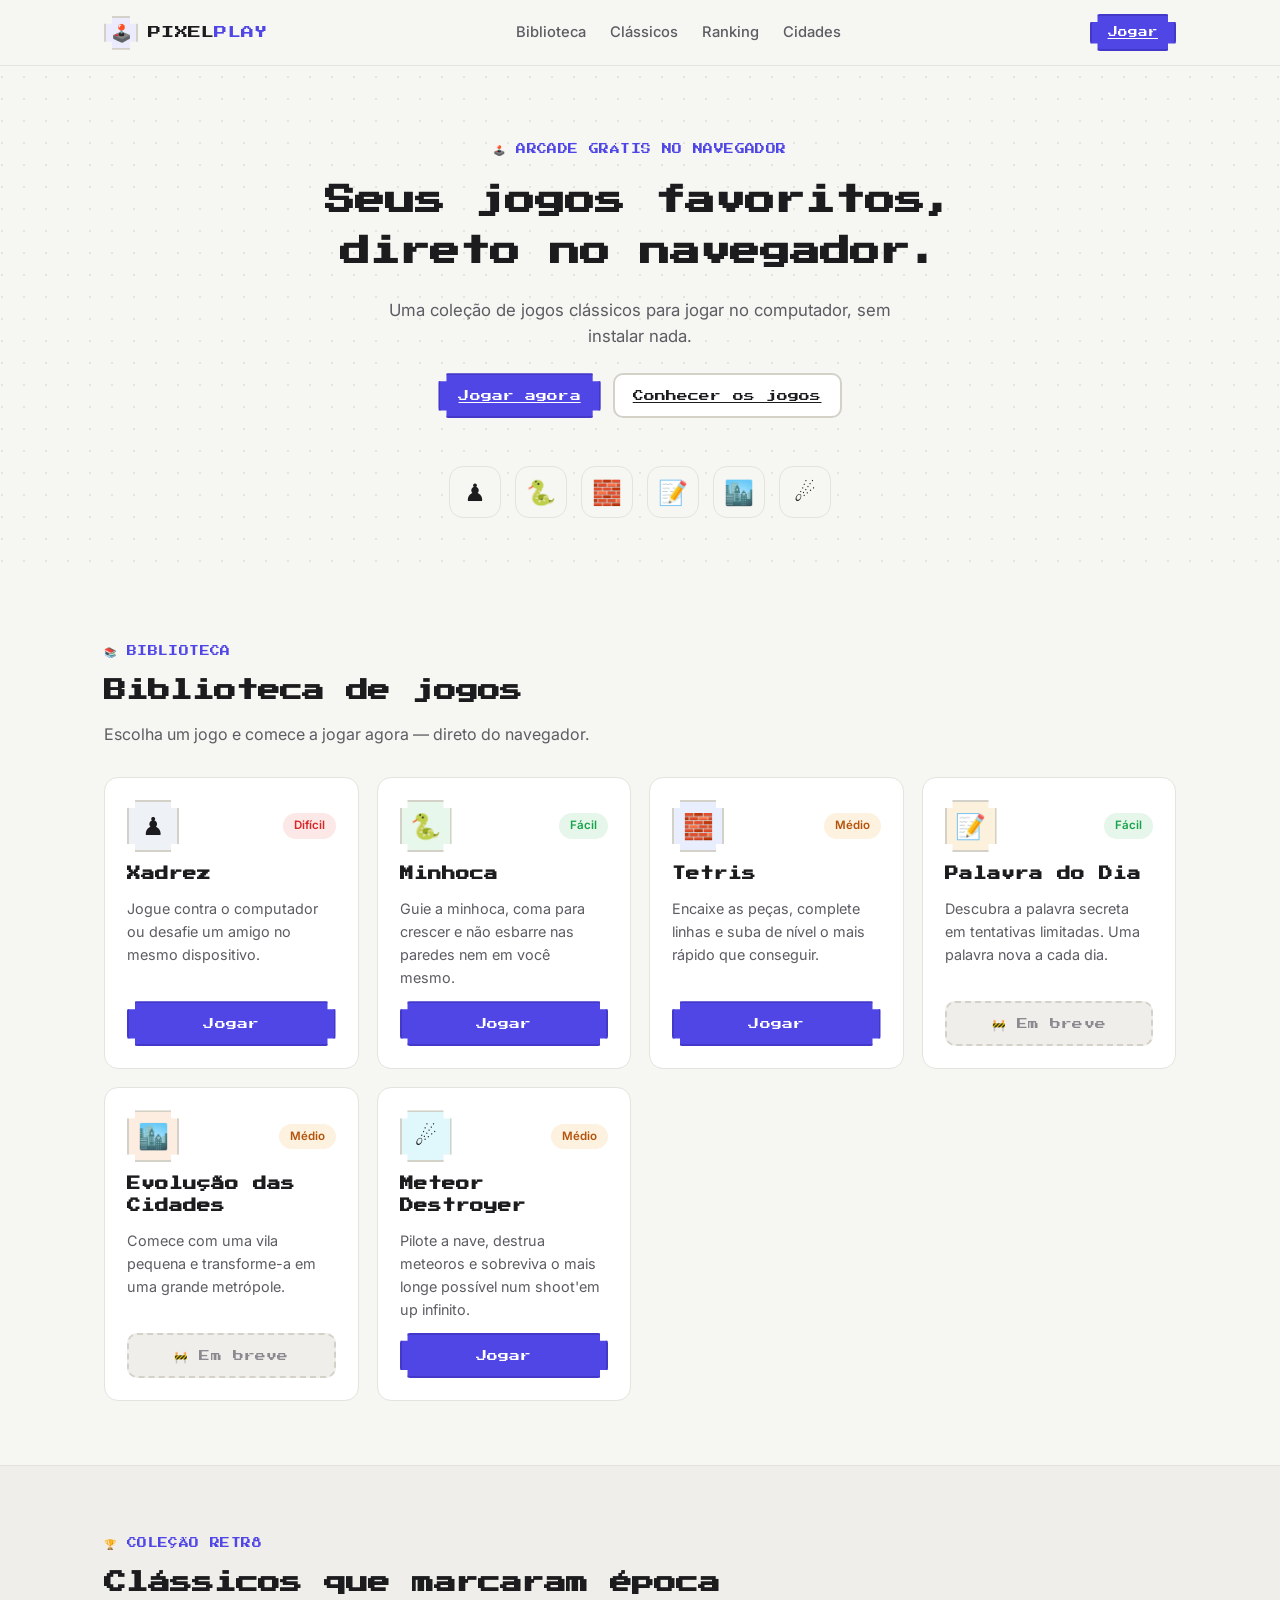
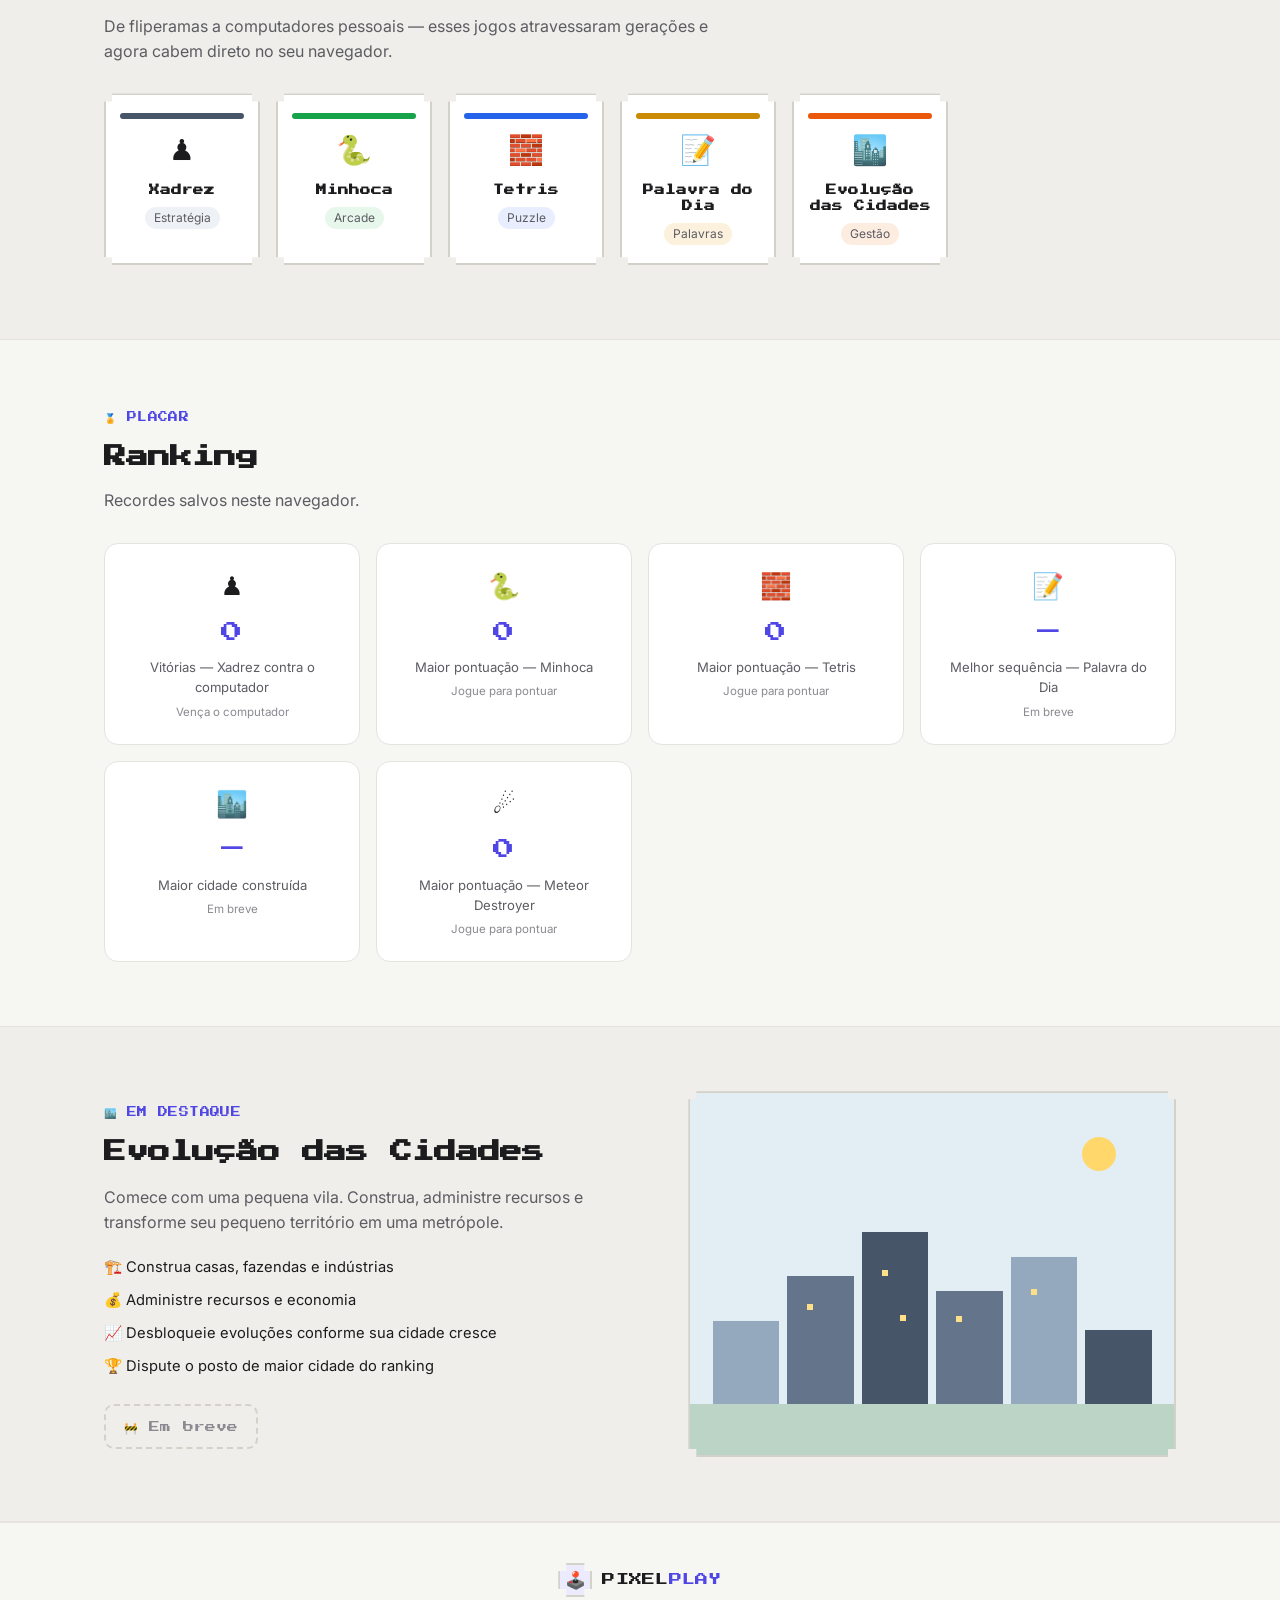
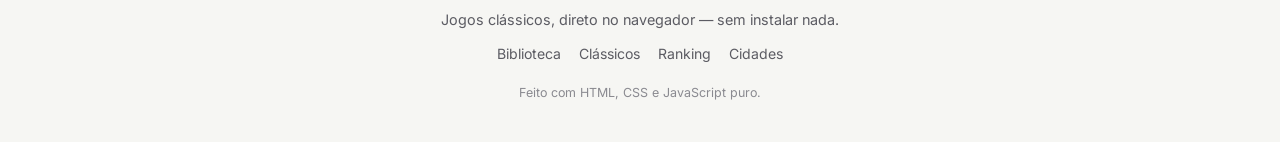
<file: index.html>
<!DOCTYPE html>
<html lang="pt-BR">
<head>
  <meta charset="UTF-8" />
  <meta name="viewport" content="width=device-width, initial-scale=1, viewport-fit=cover" />
  <meta name="theme-color" content="#f6f6f3" />
  <meta name="description" content="PixelPlay: Xadrez, Minhoca, Tetris, Palavra do Dia e Evolução das Cidades — jogos clássicos para jogar direto no navegador, sem instalar nada." />
  <title>PixelPlay — Jogos clássicos no navegador</title>
  <link rel="preconnect" href="https://fonts.googleapis.com" />
  <link rel="preconnect" href="https://fonts.gstatic.com" crossorigin />
  <link href="https://fonts.googleapis.com/css2?family=Press+Start+2P&family=Inter:wght@400;500;600;700;800&display=swap" rel="stylesheet" />
  <style>
    /* =========================================================
       PixelPlay — estilos
       Tema claro, retrô + moderno, responsivo.
       ========================================================= */

    /* ---------- Tokens de design ---------- */
    :root {
      --bg: #f6f6f3;
      --bg-alt: #efeeea;
      --surface: #ffffff;
      --border: #e4e3dd;
      --border-strong: #d3d1c8;
      --text: #1c1c1e;
      --text-muted: #5c5c63;
      --text-faint: #8a8a90;

      --accent: #4f46e5;
      --accent-strong: #4338ca;
      --accent-ink: #ffffff;
      --accent-soft: #ecebfd;

      --success: #16a34a;
      --success-soft: #e6f6ea;
      --warning: #b45309;
      --warning-soft: #fdf1e0;
      --danger: #dc2626;
      --danger-soft: #fde8e8;

      --radius: 14px;
      --shadow-sm: 0 1px 2px rgba(20, 20, 25, 0.05);
      --shadow-md: 0 10px 26px rgba(20, 20, 25, 0.08);
      --shadow-lg: 0 18px 40px rgba(20, 20, 25, 0.16);

      --pixel-notch: 8px;
      --pixel-corners: polygon(
        0 var(--pixel-notch), var(--pixel-notch) var(--pixel-notch), var(--pixel-notch) 0,
        calc(100% - var(--pixel-notch)) 0, calc(100% - var(--pixel-notch)) var(--pixel-notch), 100% var(--pixel-notch),
        100% calc(100% - var(--pixel-notch)), calc(100% - var(--pixel-notch)) calc(100% - var(--pixel-notch)), calc(100% - var(--pixel-notch)) 100%,
        var(--pixel-notch) 100%, var(--pixel-notch) calc(100% - var(--pixel-notch)), 0 calc(100% - var(--pixel-notch))
      );

      --font-pixel: "Press Start 2P", "Courier New", monospace;
      --font-body: "Inter", system-ui, -apple-system, "Segoe UI", Roboto, Helvetica, Arial, sans-serif;

      --c-chess: #475569;
      --c-chess-soft: #eef1f5;
      --c-snake: #16a34a;
      --c-snake-soft: #e8f7ec;
      --c-tetris: #2563eb;
      --c-tetris-soft: #e8eefd;
      --c-word: #ca8a04;
      --c-word-soft: #fbf1dc;
      --c-city: #ea580c;
      --c-city-soft: #fdece0;
      --c-meteor: #0891b2;
      --c-meteor-soft: #e0f7fb;
    }

    @media (prefers-reduced-motion: reduce) {
      *, *::before, *::after {
        animation-duration: 0.001ms !important;
        animation-iteration-count: 1 !important;
        transition-duration: 0.001ms !important;
        scroll-behavior: auto !important;
      }
    }

    /* ---------- Reset básico ---------- */
    *, *::before, *::after { box-sizing: border-box; }
    html, body { height: 100%; }
    html { scroll-behavior: smooth; }
    html.no-scroll, html.no-scroll body { overflow: hidden; }

    body {
      margin: 0;
      background: var(--bg);
      color: var(--text);
      font-family: var(--font-body);
      line-height: 1.55;
      -webkit-font-smoothing: antialiased;
    }

    img { max-width: 100%; display: block; }
    ul { list-style: none; margin: 0; padding: 0; }
    a { color: inherit; }
    button { font: inherit; color: inherit; }
    h1, h2, h3, p { margin: 0; }

    .sr-only {
      position: absolute;
      width: 1px;
      height: 1px;
      padding: 0;
      margin: -1px;
      overflow: hidden;
      clip: rect(0, 0, 0, 0);
      white-space: nowrap;
      border: 0;
    }

    .hidden { display: none !important; }

    .container {
      width: 100%;
      max-width: 1120px;
      margin: 0 auto;
      padding: 0 24px;
    }

    .pixel-corners { clip-path: var(--pixel-corners); }

    /* ---------- Skip link ---------- */
    .skip-link {
      position: absolute;
      left: 12px;
      top: -60px;
      background: var(--accent);
      color: #fff;
      padding: 10px 16px;
      border-radius: 8px;
      z-index: 200;
      text-decoration: none;
      font-weight: 600;
      font-size: 0.9rem;
      transition: top 0.2s ease;
    }
    .skip-link:focus { top: 12px; }

    /* ---------- Tipografia utilitária ---------- */
    .eyebrow {
      font-family: var(--font-pixel);
      font-size: 0.62rem;
      letter-spacing: 0.04em;
      color: var(--accent);
      text-transform: uppercase;
      display: inline-flex;
      align-items: center;
      gap: 6px;
    }

    .section-title {
      font-family: var(--font-pixel);
      font-size: clamp(1rem, 2.4vw, 1.4rem);
      line-height: 1.65;
      color: var(--text);
      margin-top: 10px;
    }

    .section-lede {
      color: var(--text-muted);
      font-size: 1rem;
      max-width: 620px;
      margin-top: 12px;
    }

    .section { padding: 64px 0; }
    .section-alt { background: var(--bg-alt); border-top: 1px solid var(--border); border-bottom: 1px solid var(--border); }

    /* ---------- Reveal ao rolar ---------- */
    .reveal { opacity: 0; transform: translateY(18px); transition: opacity 0.55s ease, transform 0.55s ease; }
    .reveal.in { opacity: 1; transform: none; }

    /* ---------- Botões ---------- */
    .btn {
      display: inline-flex;
      align-items: center;
      justify-content: center;
      gap: 8px;
      font-family: var(--font-pixel);
      font-size: 0.68rem;
      letter-spacing: 0.01em;
      line-height: 1.4;
      padding: 13px 18px;
      border-radius: 10px;
      border: 2px solid var(--border-strong);
      background: var(--surface);
      color: var(--text);
      cursor: pointer;
      white-space: nowrap;
      transition: transform 0.15s ease, box-shadow 0.15s ease, background-color 0.15s ease, border-color 0.15s ease, color 0.15s ease;
    }
    .btn:hover { transform: translateY(-2px); box-shadow: var(--shadow-sm); border-color: var(--accent); }
    .btn:active { transform: translateY(0) scale(0.97); }
    .btn:focus-visible { outline: 2px solid var(--accent); outline-offset: 2px; }

    .btn-primary { background: var(--accent); color: var(--accent-ink); border-color: var(--accent-strong); --pixel-notch: 6px; }
    .btn-primary:hover { background: var(--accent-strong); }

    .btn-soon {
      background: var(--bg-alt);
      color: var(--text-faint);
      border-style: dashed;
    }
    .btn-soon:hover { color: var(--text-muted); border-color: var(--text-faint); transform: none; box-shadow: none; }

    .btn-block { width: 100%; }

    /* ---------- Badges de dificuldade ---------- */
    .badge {
      display: inline-flex;
      align-items: center;
      gap: 4px;
      font-size: 0.72rem;
      font-weight: 600;
      padding: 4px 11px;
      border-radius: 999px;
      white-space: nowrap;
    }
    .badge-easy { background: var(--success-soft); color: var(--success); }
    .badge-medium { background: var(--warning-soft); color: var(--warning); }
    .badge-hard { background: var(--danger-soft); color: var(--danger); }

    /* ---------- Navegação ---------- */
    .site-nav {
      position: sticky;
      top: 0;
      z-index: 40;
      background: rgba(246, 246, 243, 0.88);
      backdrop-filter: blur(10px);
      -webkit-backdrop-filter: blur(10px);
      border-bottom: 1px solid var(--border);
    }
    .nav-inner {
      display: flex;
      align-items: center;
      justify-content: space-between;
      gap: 16px;
      padding-block: 14px;
    }
    .brand { display: flex; align-items: center; gap: 10px; text-decoration: none; }
    .brand-badge {
      width: 34px;
      height: 34px;
      flex-shrink: 0;
      display: flex;
      align-items: center;
      justify-content: center;
      background: var(--accent-soft);
      font-size: 1.05rem;
      border: 2px solid var(--border-strong);
      --pixel-notch: 5px;
    }
    .brand-name { font-family: var(--font-pixel); font-size: 0.82rem; letter-spacing: 0.02em; color: var(--text); white-space: nowrap; }
    .brand-accent { color: var(--accent); }
    .nav-links { display: flex; gap: 24px; font-size: 0.92rem; font-weight: 500; }
    .nav-links a { text-decoration: none; color: var(--text-muted); transition: color 0.15s ease; }
    .nav-links a:hover { color: var(--text); }
    .nav-cta { padding: 10px 16px; font-size: 0.6rem; }
    @media (max-width: 680px) {
      .nav-links { display: none; }
    }

    /* ---------- Hero ---------- */
    .hero {
      padding: 76px 0 56px;
      text-align: center;
      background-image: radial-gradient(var(--border) 1px, transparent 1px);
      background-size: 22px 22px;
      background-position: center top;
    }
    .hero-inner {
      display: flex;
      flex-direction: column;
      align-items: center;
      gap: 18px;
      max-width: 720px;
      margin: 0 auto;
    }
    .hero-title {
      font-family: var(--font-pixel);
      font-size: clamp(1.1rem, 3.4vw, 1.9rem);
      line-height: 1.7;
      color: var(--text);
    }
    .hero-lede { color: var(--text-muted); font-size: 1.05rem; max-width: 520px; }
    .hero-actions { display: flex; gap: 12px; flex-wrap: wrap; justify-content: center; margin-top: 6px; }
    .hero-icons { display: flex; gap: 14px; margin-top: 30px; flex-wrap: wrap; justify-content: center; }
    .hero-icon {
      width: 52px;
      height: 52px;
      border-radius: 14px;
      background: var(--bg, var(--icon-bg));
      display: flex;
      align-items: center;
      justify-content: center;
      font-size: 1.5rem;
      border: 1px solid var(--border);
      animation: floatIcon 3.2s ease-in-out infinite;
      animation-delay: var(--delay, 0s);
    }
    @keyframes floatIcon {
      0%, 100% { transform: translateY(0); }
      50% { transform: translateY(-8px); }
    }

    /* ---------- Biblioteca de jogos ---------- */
    .game-grid {
      display: grid;
      grid-template-columns: repeat(auto-fill, minmax(230px, 1fr));
      gap: 18px;
      margin-top: 30px;
    }
    .game-card {
      background: var(--surface);
      border: 1px solid var(--border);
      border-radius: var(--radius);
      padding: 22px;
      display: flex;
      flex-direction: column;
      gap: 12px;
      transition: transform 0.18s ease, box-shadow 0.18s ease, border-color 0.18s ease;
    }
    .game-card:hover { transform: translateY(-4px); box-shadow: var(--shadow-md); border-color: var(--border-strong); }
    .game-card-top { display: flex; align-items: center; justify-content: space-between; gap: 10px; }
    .game-icon {
      width: 52px;
      height: 52px;
      flex-shrink: 0;
      display: flex;
      align-items: center;
      justify-content: center;
      font-size: 1.55rem;
      background: var(--icon-bg, var(--accent-soft));
      border: 2px solid var(--border-strong);
      --pixel-notch: 6px;
      clip-path: var(--pixel-corners);
    }
    .game-card-title { font-family: var(--font-pixel); font-size: 0.85rem; color: var(--text); }
    .game-card-desc { color: var(--text-muted); font-size: 0.9rem; line-height: 1.6; flex: 1; }

    /* ---------- Clássicos (cartuchos retrô) ---------- */
    .cartridge-row {
      display: flex;
      gap: 16px;
      margin-top: 30px;
      overflow-x: auto;
      padding-bottom: 10px;
      scroll-snap-type: x proximity;
    }
    .cartridge {
      flex: 0 0 156px;
      scroll-snap-align: start;
      background: var(--surface);
      border: 2px solid var(--border-strong);
      padding: 18px 14px;
      display: flex;
      flex-direction: column;
      align-items: center;
      gap: 9px;
      text-align: center;
      --pixel-notch: 8px;
    }
    .cartridge-bar { width: 100%; height: 6px; border-radius: 3px; background: var(--c, var(--accent)); }
    .cartridge-icon { font-size: 1.8rem; }
    .cartridge-name { font-family: var(--font-pixel); font-size: 0.66rem; color: var(--text); line-height: 1.5; }
    .cartridge-tag { font-size: 0.75rem; color: var(--text-muted); background: var(--cs, var(--accent-soft)); padding: 2px 9px; border-radius: 999px; }

    /* ---------- Ranking ---------- */
    .rank-grid {
      display: grid;
      grid-template-columns: repeat(auto-fit, minmax(210px, 1fr));
      gap: 16px;
      margin-top: 30px;
    }
    .rank-card {
      background: var(--surface);
      border: 1px solid var(--border);
      border-radius: var(--radius);
      padding: 22px;
      display: flex;
      flex-direction: column;
      align-items: center;
      text-align: center;
      gap: 6px;
    }
    .rank-icon { font-size: 1.6rem; }
    .rank-value {
      font-family: var(--font-pixel);
      font-size: 1.35rem;
      color: var(--accent);
      font-variant-numeric: tabular-nums;
      margin-top: 4px;
    }
    .rank-label { font-size: 0.82rem; color: var(--text-muted); margin-top: 2px; }
    .rank-note { font-size: 0.72rem; color: var(--text-faint); }

    /* ---------- Destaque: Evolução das Cidades ---------- */
    .feature-grid {
      display: grid;
      grid-template-columns: 1.1fr 1fr;
      gap: 48px;
      align-items: center;
    }
    @media (max-width: 820px) {
      .feature-grid { grid-template-columns: 1fr; }
    }
    .feature-lede { color: var(--text-muted); margin-top: 14px; max-width: 480px; }
    .feature-list { display: flex; flex-direction: column; gap: 10px; margin: 22px 0 26px; }
    .feature-list li { font-size: 0.92rem; color: var(--text); }

    .city-preview {
      position: relative;
      aspect-ratio: 4 / 3;
      background: #e3edf4;
      border: 2px solid var(--border-strong);
      overflow: hidden;
      --pixel-notch: 10px;
    }
    .city-sun { position: absolute; top: 12%; right: 12%; width: 34px; height: 34px; background: #ffd76b; border-radius: 50%; }
    .city-skyline {
      position: absolute;
      left: 0;
      right: 0;
      bottom: 14%;
      height: 68%;
      display: flex;
      align-items: flex-end;
      justify-content: center;
      gap: 8px;
      padding: 0 20px;
    }
    .building { width: 15%; height: var(--h); background: var(--bg); position: relative; }
    .building .window {
      position: absolute;
      width: 6px;
      height: 6px;
      left: 30%;
      top: 22%;
      background: #ffe08a;
      animation: winBlink 3s ease-in-out infinite;
      animation-delay: var(--d, 0s);
    }
    .building .window + .window { left: 58%; top: 48%; }
    @keyframes winBlink {
      0%, 100% { opacity: 0.2; }
      50% { opacity: 1; }
    }
    .city-ground { position: absolute; left: 0; right: 0; bottom: 0; height: 14%; background: #bcd4c6; }

    /* ---------- Rodapé ---------- */
    .site-footer { border-top: 1px solid var(--border); padding: 40px 0; }
    .footer-inner { display: flex; flex-direction: column; align-items: center; gap: 12px; text-align: center; }
    .footer-text { color: var(--text-muted); font-size: 0.9rem; }
    .footer-links { display: flex; gap: 18px; flex-wrap: wrap; justify-content: center; font-size: 0.88rem; }
    .footer-links a { text-decoration: none; color: var(--text-muted); }
    .footer-links a:hover { color: var(--text); }
    .footer-copy { color: var(--text-faint); font-size: 0.78rem; margin-top: 6px; }

    /* ---------- Toast ---------- */
    .toast {
      position: fixed;
      left: 50%;
      bottom: 22px;
      transform: translate(-50%, 20px);
      background: var(--text);
      color: #fff;
      padding: 13px 20px;
      border-radius: 10px;
      font-size: 0.85rem;
      opacity: 0;
      pointer-events: none;
      z-index: 100;
      box-shadow: var(--shadow-lg);
      transition: opacity 0.25s ease, transform 0.25s ease;
      max-width: min(90vw, 360px);
      text-align: center;
    }
    .toast.show { opacity: 1; transform: translate(-50%, 0); }

    /* =========================================================
       Tetris — vista de jogo (overlay em tela cheia)
       Tema escuro próprio, isolado sob #game-tetris.
       ========================================================= */
    #game-tetris {
      --bg-color: #05070f;
      --panel-bg: #0c1120;
      --panel-border: rgba(255, 255, 255, 0.08);
      --board-bg: #02030a;
      --board-border: rgba(255, 255, 255, 0.14);
      --text-primary: #e8ebf5;
      --text-secondary: #8890a8;
      --t-accent: #4fd1ff;
      --t-accent-strong: #7fe0ff;
      --t-danger: #ff4d5e;
      --t-radius: 10px;
      --t-font: "Segoe UI", system-ui, -apple-system, Roboto, Helvetica, Arial, sans-serif;
      --t-mono: "Consolas", "SFMono-Regular", Menlo, "Courier New", monospace;

      position: fixed;
      inset: 0;
      z-index: 80;
      overflow: auto;
      background: var(--bg-color);
      color: var(--text-primary);
      font-family: var(--t-font);
      display: flex;
      align-items: center;
      justify-content: center;
      padding: clamp(4px, 2vw, 10px);
      overscroll-behavior: none;
      touch-action: none;
    }

    #game-tetris .game-container {
      width: 100%;
      max-width: 920px;
      display: flex;
      flex-direction: column;
      align-items: center;
      gap: clamp(6px, 1.5vh, 12px);
    }

    #game-tetris .game-topbar {
      display: grid;
      grid-template-columns: 1fr auto 1fr;
      align-items: center;
      width: 100%;
      gap: 8px;
    }
    #game-tetris .game-back-btn {
      justify-self: start;
      display: inline-flex;
      align-items: center;
      gap: 6px;
      background: transparent;
      border: 1px solid var(--panel-border);
      color: var(--text-secondary);
      padding: 7px 12px;
      border-radius: 8px;
      font-size: 0.8rem;
      cursor: pointer;
      transition: color 0.15s ease, border-color 0.15s ease;
    }
    #game-tetris .game-back-btn:hover { color: var(--text-primary); border-color: var(--t-accent); }
    #game-tetris .game-back-btn:focus-visible { outline: 2px solid var(--t-accent); outline-offset: 2px; }
    #game-tetris .game-topbar-spacer { justify-self: end; }

    #game-tetris .game-title {
      font-family: var(--t-mono);
      font-weight: 900;
      letter-spacing: 0.18em;
      font-size: clamp(1.1rem, 4vw, 1.7rem);
      color: var(--t-accent);
      text-shadow: 0 0 8px rgba(79, 209, 255, 0.55), 0 0 22px rgba(79, 209, 255, 0.25);
      margin: 0;
      text-align: center;
    }

    #game-tetris .game-layout {
      display: flex;
      flex-direction: column;
      align-items: center;
      gap: clamp(6px, 1.5vh, 12px);
      width: 100%;
    }

    @media (min-width: 860px) {
      #game-tetris .game-layout {
        flex-direction: row;
        align-items: flex-start;
        justify-content: center;
      }
      #game-tetris .panel { width: 190px; }
    }

    #game-tetris .panel {
      width: 100%;
      max-width: 340px;
      display: flex;
      flex-direction: column;
      gap: 10px;
    }

    #game-tetris .panel-box {
      background: var(--panel-bg);
      border: 1px solid var(--panel-border);
      border-radius: var(--t-radius);
      padding: 10px 14px;
    }

    #game-tetris .panel-title {
      font-size: 0.8rem;
      text-transform: uppercase;
      letter-spacing: 0.08em;
      color: var(--text-secondary);
      margin-bottom: 8px;
      text-align: center;
    }

    #game-tetris .next-box { display: flex; flex-direction: column; align-items: center; }

    #game-tetris #next-canvas {
      display: block;
      width: 80px;
      height: 80px;
      background: var(--board-bg);
      border: 1px solid var(--board-border);
      border-radius: 6px;
    }

    #game-tetris .stats-box { display: flex; flex-direction: column; gap: 8px; }
    #game-tetris .stat { display: flex; align-items: center; justify-content: space-between; gap: 8px; }
    #game-tetris .stat-label { font-size: 0.78rem; color: var(--text-secondary); }
    #game-tetris .stat-value { font-family: var(--t-mono); font-weight: 700; font-size: 1.05rem; color: var(--text-primary); }

    #game-tetris .key-list li { display: flex; align-items: center; gap: 6px; font-size: 0.82rem; color: var(--text-secondary); padding: 3px 0; }

    #game-tetris kbd {
      background: #171d33;
      border: 1px solid var(--panel-border);
      border-radius: 4px;
      padding: 1px 6px;
      font-family: var(--t-mono);
      font-size: 0.75rem;
      color: var(--text-primary);
    }

    #game-tetris .action-box { display: flex; flex-direction: column; gap: 8px; }

    #game-tetris .board-wrapper {
      position: relative;
      width: min(80vw, 320px, 40vh);
      aspect-ratio: 1 / 2;
      background: var(--board-bg);
      border: 2px solid var(--board-border);
      border-radius: 8px;
      box-shadow: 0 0 0 1px rgba(255, 255, 255, 0.03), 0 12px 30px rgba(0, 0, 0, 0.6);
      overflow: hidden;
      flex-shrink: 0;
    }

    #game-tetris #board-canvas { display: block; width: 100%; height: 100%; touch-action: none; }

    #game-tetris .board-wrapper.flash-gameover { animation: tFlashRed 0.5s ease-in-out 2; }

    @keyframes tFlashRed {
      0%, 100% { box-shadow: 0 0 0 1px rgba(255, 255, 255, 0.03), 0 12px 30px rgba(0, 0, 0, 0.6); }
      50% { box-shadow: 0 0 0 3px var(--t-danger), 0 0 40px rgba(255, 77, 94, 0.6); }
    }

    @media (max-width: 859.98px) {
      #game-tetris .panel { max-width: 320px; }
      #game-tetris .panel-left { flex-direction: row; align-items: stretch; gap: 8px; }
      #game-tetris .next-box { flex-direction: row; justify-content: center; align-items: center; gap: 8px; padding: 6px 10px; }
      #game-tetris .next-box .panel-title { margin-bottom: 0; writing-mode: vertical-rl; font-size: 0.65rem; }
      #game-tetris #next-canvas { width: 42px; height: 42px; }
      #game-tetris .stats-box { flex: 1; flex-direction: row; flex-wrap: wrap; align-content: center; justify-content: space-between; gap: 2px 10px; padding: 6px 10px; }
      #game-tetris .stat { flex-direction: column; align-items: flex-start; gap: 0; min-width: 42px; }
      #game-tetris .stat-label { font-size: 0.6rem; }
      #game-tetris .stat-value { font-size: 0.85rem; }
      #game-tetris .controls-box { display: none; }
      #game-tetris .action-box { flex-direction: row; justify-content: center; padding: 6px 10px; }
      #game-tetris #pause-btn { display: none; }
      #game-tetris .action-box .btn { padding: 8px 14px; font-size: 0.82rem; }
      #game-tetris .panel-box { padding: 6px 10px; }
      #game-tetris .board-wrapper { width: min(84vw, 300px, calc((100dvh - 356px) / 2)); }
    }

    #game-tetris .combo-toast {
      position: absolute;
      top: 42%;
      left: 50%;
      transform: translate(-50%, -50%);
      font-family: var(--t-mono);
      font-weight: 900;
      font-size: 1.5rem;
      letter-spacing: 0.06em;
      color: #ffffff;
      text-shadow: 0 0 10px var(--t-accent), 0 0 26px var(--t-accent);
      opacity: 0;
      pointer-events: none;
      z-index: 6;
      white-space: nowrap;
    }
    #game-tetris .combo-toast.show { animation: tComboPop 0.9s ease forwards; }
    @keyframes tComboPop {
      0% { opacity: 0; transform: translate(-50%, -50%) scale(0.6); }
      15% { opacity: 1; transform: translate(-50%, -50%) scale(1.1); }
      30% { transform: translate(-50%, -50%) scale(1); }
      75% { opacity: 1; }
      100% { opacity: 0; transform: translate(-50%, -50%) scale(1) translateY(-14px); }
    }

    #game-tetris .overlay {
      position: absolute;
      inset: 0;
      background: rgba(2, 4, 10, 0.9);
      display: flex;
      flex-direction: column;
      align-items: center;
      justify-content: center;
      gap: 14px;
      text-align: center;
      padding: 16px;
      z-index: 5;
      animation: tFadeIn 0.25s ease;
    }
    @keyframes tFadeIn {
      from { opacity: 0; transform: scale(0.96); }
      to { opacity: 1; transform: scale(1); }
    }
    #game-tetris .overlay-title {
      font-family: var(--t-mono);
      font-weight: 900;
      letter-spacing: 0.12em;
      font-size: 1.5rem;
      color: var(--t-accent);
      text-shadow: 0 0 8px rgba(79, 209, 255, 0.5);
    }
    #game-tetris .overlay-title-danger { color: var(--t-danger); text-shadow: 0 0 10px rgba(255, 77, 94, 0.55); }
    #game-tetris .overlay-text { font-size: 0.85rem; color: var(--text-secondary); line-height: 1.5; max-width: 240px; }

    #game-tetris .btn {
      font-family: var(--t-font);
      background: #141a2e;
      color: var(--text-primary);
      border: 1px solid var(--panel-border);
      padding: 10px 18px;
      border-radius: 8px;
      font-size: 0.9rem;
      font-weight: 600;
      cursor: pointer;
      letter-spacing: normal;
      transition: background-color 0.2s ease, border-color 0.2s ease, transform 0.15s ease;
    }
    #game-tetris .btn:hover { background: #1c2440; border-color: var(--t-accent); transform: none; box-shadow: none; }
    #game-tetris .btn:active { transform: scale(0.96); }
    #game-tetris .btn:focus-visible { outline: 2px solid var(--t-accent); outline-offset: 2px; }
    #game-tetris .btn-primary { background: var(--t-accent); color: #04121a; border-color: var(--t-accent); }
    #game-tetris .btn-primary:hover { background: var(--t-accent-strong); }

    #game-tetris .mobile-controls { display: none; flex-direction: column; gap: 6px; width: 100%; max-width: 320px; }
    @media (max-width: 860px), (hover: none) and (pointer: coarse) {
      #game-tetris .mobile-controls { display: flex; }
    }
    #game-tetris .mobile-controls-row { display: flex; justify-content: space-between; gap: 6px; }
    #game-tetris .touch-btn {
      flex: 1;
      height: clamp(44px, 12vh, 58px);
      font-size: 1.3rem;
      background: var(--panel-bg);
      border: 1px solid var(--panel-border);
      border-radius: 12px;
      color: var(--text-primary);
      touch-action: none;
      user-select: none;
      -webkit-user-select: none;
      transition: background-color 0.15s ease, transform 0.1s ease;
    }
    #game-tetris .touch-btn:active { background: #1c2440; transform: scale(0.94); }
    #game-tetris .touch-btn:focus-visible { outline: 2px solid var(--t-accent); outline-offset: 2px; }

    @media (max-width: 360px) {
      #game-tetris .game-title { letter-spacing: 0.1em; }
      #game-tetris .panel-box { padding: 8px 10px; }
    }

    /* =========================================================
       Snake — vista de jogo (overlay em tela cheia)
       Tema escuro próprio, isolado sob a classe .snake-game
       (o componente já vem preparado para ser incorporado a uma
       página com vários jogos, então quase todo o CSS original
       é mantido — só a casca de tela cheia é nova).
       ========================================================= */
    #game-snake {
      position: fixed;
      inset: 0;
      z-index: 80;
      overflow: auto;
      background: #05070f;
      display: flex;
      align-items: center;
      justify-content: center;
      padding: clamp(4px, 2vw, 10px);
      overscroll-behavior: none;
      touch-action: none;
    }

    .snake-game {
      --sg-bg: #05070f;
      --sg-panel-bg: #0c1120;
      --sg-panel-border: rgba(255, 255, 255, 0.08);
      --sg-board-bg: #02030a;
      --sg-board-border: rgba(255, 255, 255, 0.14);
      --sg-text-primary: #e8ebf5;
      --sg-text-secondary: #8890a8;
      --sg-accent: #16a34a;
      --sg-accent-strong: #4ade80;
      --sg-accent-ink: #04150b;
      --sg-danger: #ff4d5e;
      --sg-font: "Segoe UI", system-ui, -apple-system, Roboto, Helvetica, Arial, sans-serif;
      --sg-mono: "Consolas", "SFMono-Regular", Menlo, "Courier New", monospace;

      display: block;
      width: 100%;
      font-family: var(--sg-font);
      color: var(--sg-text-primary);
    }

    /* ---------- Reset básico (restrito a este componente) ---------- */
    .snake-game,
    .snake-game *,
    .snake-game *::before,
    .snake-game *::after {
      box-sizing: border-box;
    }

    .snake-game ul {
      list-style: none;
      margin: 0;
      padding: 0;
    }

    .snake-game button {
      font: inherit;
      color: inherit;
    }

    .snake-game h1,
    .snake-game h2,
    .snake-game p {
      margin: 0;
    }

    .snake-game .sr-only {
      position: absolute;
      width: 1px;
      height: 1px;
      padding: 0;
      margin: -1px;
      overflow: hidden;
      clip: rect(0, 0, 0, 0);
      white-space: nowrap;
      border: 0;
    }

    .snake-game .hidden {
      display: none !important;
    }

    /* ---------- Layout geral ---------- */
    .snake-game .game-container {
      width: 100%;
      max-width: 480px;
      margin: 0 auto;
      display: flex;
      flex-direction: column;
      align-items: center;
      gap: clamp(8px, 2.2vh, 14px);
    }

    .snake-game .game-topbar {
      display: grid;
      grid-template-columns: 1fr auto 1fr;
      align-items: center;
      width: 100%;
      gap: 8px;
    }
    .snake-game .game-back-btn {
      justify-self: start;
      display: inline-flex;
      align-items: center;
      gap: 6px;
      background: transparent;
      border: 1px solid var(--sg-panel-border);
      color: var(--sg-text-secondary);
      padding: 7px 12px;
      border-radius: 8px;
      font-size: 0.8rem;
      font-family: var(--sg-font);
      cursor: pointer;
      transition: color 0.15s ease, border-color 0.15s ease;
    }
    .snake-game .game-back-btn:hover { color: var(--sg-text-primary); border-color: var(--sg-accent); }
    .snake-game .game-back-btn:focus-visible { outline: 2px solid var(--sg-accent); outline-offset: 2px; }
    .snake-game .game-topbar-spacer { justify-self: end; }

    .snake-game .game-title {
      font-family: var(--sg-mono);
      font-weight: 900;
      letter-spacing: 0.22em;
      font-size: clamp(1.4rem, 6vw, 2.2rem);
      color: var(--sg-accent);
      text-shadow: 0 0 8px rgba(22, 163, 74, 0.55), 0 0 22px rgba(22, 163, 74, 0.25);
      text-align: center;
    }

    /* ---------- HUD: pontuação, recorde e nível ---------- */
    .snake-game .hud {
      display: flex;
      gap: clamp(20px, 10vw, 56px);
      justify-content: center;
    }

    .snake-game .stat-block {
      display: flex;
      flex-direction: column;
      align-items: center;
      gap: 2px;
      min-width: 74px;
    }

    .snake-game .stat-label {
      font-size: 0.7rem;
      text-transform: uppercase;
      letter-spacing: 0.1em;
      color: var(--sg-text-secondary);
    }

    .snake-game .stat-value {
      font-family: var(--sg-mono);
      font-weight: 700;
      font-size: clamp(1.2rem, 5vw, 1.6rem);
      color: var(--sg-text-primary);
    }

    .snake-game .level-row {
      display: flex;
      align-items: baseline;
      justify-content: center;
      gap: 8px;
      font-family: var(--sg-mono);
    }

    .snake-game .level-label {
      font-size: 0.75rem;
      text-transform: uppercase;
      letter-spacing: 0.14em;
      color: var(--sg-text-secondary);
    }

    .snake-game .level-value {
      font-size: 1.05rem;
      font-weight: 700;
      color: var(--sg-accent);
    }

    /* Pequeno "pulso" reutilizado sempre que um valor do HUD muda. */
    .snake-game .bump {
      animation: sgBump 0.28s ease;
    }

    @keyframes sgBump {
      0% {
        transform: scale(1);
      }
      40% {
        transform: scale(1.22);
        color: var(--sg-accent-strong);
      }
      100% {
        transform: scale(1);
      }
    }

    /* ---------- Tabuleiro ---------- */
    .snake-game .board-wrapper {
      position: relative;
      width: min(92vw, 480px, 60vh);
      aspect-ratio: 1 / 1;
      background: var(--sg-board-bg);
      border: 2px solid var(--sg-board-border);
      border-radius: 8px;
      box-shadow: 0 0 0 1px rgba(255, 255, 255, 0.03), 0 12px 30px rgba(0, 0, 0, 0.6);
      overflow: hidden;
      flex-shrink: 0;
    }

    .snake-game #snake-board-canvas {
      display: block;
      width: 100%;
      height: 100%;
      touch-action: none;
    }

    .snake-game .board-wrapper.flash-gameover {
      animation: sgFlashRed 0.5s ease-in-out 2;
    }

    @keyframes sgFlashRed {
      0%,
      100% {
        box-shadow: 0 0 0 1px rgba(255, 255, 255, 0.03), 0 12px 30px rgba(0, 0, 0, 0.6);
      }
      50% {
        box-shadow: 0 0 0 3px var(--sg-danger), 0 0 40px rgba(255, 77, 94, 0.6);
      }
    }

    /* ---------- Overlays (início, pausa, game over) ---------- */
    .snake-game .overlay {
      position: absolute;
      inset: 0;
      background: rgba(2, 4, 10, 0.92);
      display: flex;
      flex-direction: column;
      align-items: center;
      justify-content: center;
      gap: 12px;
      text-align: center;
      padding: 16px;
      z-index: 5;
      animation: sgFadeIn 0.25s ease;
    }

    @keyframes sgFadeIn {
      from {
        opacity: 0;
        transform: scale(0.96);
      }
      to {
        opacity: 1;
        transform: scale(1);
      }
    }

    .snake-game .overlay-title {
      font-family: var(--sg-mono);
      font-weight: 900;
      letter-spacing: 0.14em;
      font-size: 1.6rem;
      color: var(--sg-accent);
      text-shadow: 0 0 8px rgba(22, 163, 74, 0.5);
    }

    .snake-game .overlay-title-danger {
      color: var(--sg-danger);
      text-shadow: 0 0 10px rgba(255, 77, 94, 0.55);
    }

    .snake-game .overlay-subtitle {
      font-size: 0.92rem;
      color: var(--sg-text-secondary);
    }

    .snake-game .overlay-text {
      font-size: 0.9rem;
      color: var(--sg-text-secondary);
      line-height: 1.6;
    }

    .snake-game .overlay-hint {
      font-size: 0.74rem;
      color: var(--sg-text-secondary);
      letter-spacing: 0.02em;
    }

    .snake-game .overlay-hint-caps {
      text-transform: uppercase;
      letter-spacing: 0.06em;
    }

    /* ---------- Botões ---------- */
    .snake-game .btn {
      background: #141a2e;
      color: var(--sg-text-primary);
      border: 1px solid var(--sg-panel-border);
      padding: 10px 20px;
      border-radius: 8px;
      font-size: 0.9rem;
      font-weight: 600;
      text-transform: uppercase;
      letter-spacing: 0.04em;
      cursor: pointer;
      font-family: var(--sg-font);
      transition: background-color 0.2s ease, border-color 0.2s ease, transform 0.15s ease;
    }

    .snake-game .btn:hover {
      background: #1c2440;
      border-color: var(--sg-accent);
    }

    .snake-game .btn:active {
      transform: scale(0.96);
    }

    .snake-game .btn:focus-visible {
      outline: 2px solid var(--sg-accent);
      outline-offset: 2px;
    }

    .snake-game .btn:disabled {
      opacity: 0.4;
      cursor: not-allowed;
    }

    .snake-game .btn:disabled:hover {
      background: #141a2e;
      border-color: var(--sg-panel-border);
    }

    .snake-game .btn-primary {
      background: var(--sg-accent);
      color: var(--sg-accent-ink);
      border-color: var(--sg-accent);
    }

    .snake-game .btn-primary:hover {
      background: var(--sg-accent-strong);
    }

    .snake-game .actions {
      display: flex;
      justify-content: center;
    }

    /* ---------- Legenda de teclado ---------- */
    .snake-game .controls-legend {
      font-family: var(--sg-mono);
      font-size: 0.78rem;
      letter-spacing: 0.06em;
      color: var(--sg-text-secondary);
      text-align: center;
    }

    /* ---------- Controles de toque (mobile) ---------- */
    .snake-game .mobile-controls {
      display: none;
      flex-direction: column;
      align-items: center;
      gap: 6px;
      width: 100%;
      max-width: 220px;
    }

    @media (max-width: 640px), (hover: none) and (pointer: coarse) {
      .snake-game .mobile-controls {
        display: flex;
      }

      .snake-game .controls-legend {
        display: none;
      }
    }

    .snake-game .mobile-controls-row {
      display: flex;
      justify-content: center;
      gap: 6px;
    }

    .snake-game .touch-btn {
      width: clamp(50px, 15vw, 62px);
      height: clamp(50px, 15vw, 62px);
      font-size: 1.3rem;
      background: var(--sg-panel-bg);
      border: 1px solid var(--sg-panel-border);
      border-radius: 12px;
      color: var(--sg-text-primary);
      touch-action: none;
      user-select: none;
      -webkit-user-select: none;
      transition: background-color 0.15s ease, transform 0.1s ease;
    }

    .snake-game .touch-btn:active {
      background: #1c2440;
      transform: scale(0.94);
    }

    .snake-game .touch-btn:focus-visible {
      outline: 2px solid var(--sg-accent);
      outline-offset: 2px;
    }

    /* ---------- Ajustes finos para telas muito pequenas ---------- */
    @media (max-width: 360px) {
      .snake-game .game-title {
        letter-spacing: 0.12em;
      }

      .snake-game .hud {
        gap: clamp(16px, 9vw, 40px);
      }
    }

    /* =========================================================
       Meteor Destroyer Infinite — vista de jogo (overlay em tela cheia)
       Tema neon escuro próprio, isolado sob #game-meteor. O jogo
       original vive inteiro num <canvas> (HUD e menus desenhados nele);
       aqui só embrulhamos numa casca com uma barra "Voltar" no topo —
       o palco original (fixo à viewport inteira) vira um preenchimento
       flex abaixo dessa barra.
       ========================================================= */
    #game-meteor {
      --vazio: #05060f;
      --vazio-alto: #0b0d1c;
      --ion: #5fe6ff;
      --ouro: #ffc648;
      color-scheme: dark;

      position: fixed;
      inset: 0;
      z-index: 80;
      display: flex;
      flex-direction: column;
      background: var(--vazio);
      overflow: hidden;
      overscroll-behavior: none;
      touch-action: none;
      -webkit-user-select: none;
      user-select: none;
      -webkit-tap-highlight-color: transparent;
    }

    #game-meteor .game-topbar {
      display: grid;
      grid-template-columns: 1fr auto 1fr;
      align-items: center;
      flex-shrink: 0;
      width: 100%;
      gap: 8px;
      padding: 10px 14px;
      background: var(--vazio-alto);
      border-bottom: 1px solid #1b2145;
      box-sizing: border-box;
    }
    #game-meteor .game-back-btn {
      justify-self: start;
      display: inline-flex;
      align-items: center;
      gap: 6px;
      background: transparent;
      border: 1px solid #1b2145;
      color: #9fb3d9;
      padding: 7px 12px;
      border-radius: 8px;
      font-size: 0.8rem;
      font-family: "Segoe UI", system-ui, -apple-system, Roboto, Helvetica, Arial, sans-serif;
      cursor: pointer;
      transition: color 0.15s ease, border-color 0.15s ease;
    }
    #game-meteor .game-back-btn:hover { color: #d8faff; border-color: var(--ion); }
    #game-meteor .game-back-btn:focus-visible { outline: 2px solid var(--ion); outline-offset: 2px; }
    #game-meteor .game-topbar-spacer { justify-self: end; }

    #game-meteor .game-title {
      font-family: "Consolas", "SFMono-Regular", Menlo, "Courier New", monospace;
      font-weight: 900;
      letter-spacing: 0.12em;
      font-size: clamp(0.7rem, 3vw, 1rem);
      color: var(--ion);
      text-shadow: 0 0 8px rgba(95, 230, 255, 0.5);
      margin: 0;
      text-align: center;
      white-space: nowrap;
      overflow: hidden;
      text-overflow: ellipsis;
    }

    #meteor-palco {
      position: relative;
      flex: 1;
      min-height: 0;
      display: flex;
      align-items: center;
      justify-content: center;
      background:
        radial-gradient(120% 90% at 50% 0%, #12162e 0%, #05060f 62%, #03030a 100%);
    }

    #meteor-canvas {
      display: block;
      width: 100%;
      height: 100%;
      max-width: 560px;
      background: var(--vazio);
      /* pixel art nítida quando o canvas é escalado pelo CSS */
      image-rendering: pixelated;
      image-rendering: crisp-edges;
      touch-action: none;
      cursor: crosshair;
      outline: none;
    }

    /* Em telas largas o canvas vira uma "tela" com brilho ao redor */
    @media (min-width: 620px) {
      #meteor-canvas {
        box-shadow:
          0 0 0 2px #1b2145,
          0 0 60px rgba(95, 230, 255, 0.14),
          0 24px 70px rgba(0, 0, 0, 0.8);
      }
    }

    /* Scanlines: sutis, decorativas, sem capturar cliques */
    #meteor-crt {
      position: absolute;
      inset: 0;
      pointer-events: none;
      background: repeating-linear-gradient(
        to bottom,
        rgba(0, 0, 0, 0) 0px,
        rgba(0, 0, 0, 0) 2px,
        rgba(0, 0, 0, 0.16) 3px,
        rgba(0, 0, 0, 0.16) 4px
      );
      mix-blend-mode: multiply;
      opacity: 0.55;
    }

    @media (prefers-reduced-motion: reduce) {
      #meteor-crt { opacity: 0.25; }
    }
    /* =========================================================
       Xadrez — estilos da vista de jogo
       Tudo escopado em #game-chess para não vazar na landing page.
       ========================================================= */

    #game-chess {
      /* Tabuleiro */
      --ch-light: #EEEED2;
      --ch-dark: #769656;

      /* Interface */
      --ch-bg: #262421;
      --ch-panel: #312e2b;
      --ch-panel-2: #3c3936;
      --ch-panel-3: #4a4643;
      --ch-line: rgba(255, 255, 255, .09);
      --ch-text: #eceae8;
      --ch-muted: #a49d96;
      --ch-accent: #81b64c;
      --ch-accent-dark: #6b9a3c;
      --ch-danger: #c0483f;

      /* Realces do tabuleiro */
      --ch-last-move: rgba(255, 221, 51, .48);
      --ch-selected: rgba(255, 221, 51, .68);
      --ch-hint: rgba(20, 20, 20, .26);
      --ch-hover-ring: rgba(255, 255, 255, .55);

      /* Peças */
      --ch-white-fill: #ffffff;
      --ch-white-line: #2b2b2b;
      --ch-black-fill: #3a3a3a;
      --ch-black-line: #000000;

      --ch-radius: 10px;

      /* A vista ocupa a tela inteira por cima da landing page. */
      position: fixed;
      inset: 0;
      z-index: 80;
      display: flex;
      flex-direction: column;
      overflow-y: auto;
      overscroll-behavior: contain;
      background: var(--ch-bg);
      color: var(--ch-text);
      font-family: "Segoe UI", Roboto, "Helvetica Neue", Arial, system-ui, sans-serif;
      font-size: 15px;
      line-height: 1.45;
      -webkit-font-smoothing: antialiased;
      -webkit-tap-highlight-color: transparent;
    }
    /* =========================================================
       XADREZ — folha de estilo
       Tabuleiro creme/verde-oliva, peças flat em SVG.
       ========================================================= */





    /* ---------- Layout geral ---------- */

    #game-chess .app {
      display: flex;
      flex-wrap: wrap;
      align-items: flex-start;
      justify-content: center;
      gap: 22px;
      padding: 20px 16px 32px;
      max-width: 1120px;
      margin: 0 auto;
    }

    #game-chess .board-area {
      display: flex;
      flex-direction: column;
      gap: 8px;
      flex: 0 1 auto;
    }

    /* ---------- Faixa de jogador (capturas + relógio) ---------- */

    #game-chess .strip {
      display: flex;
      align-items: center;
      gap: 10px;
      min-height: 38px;
      padding: 0 2px;
    }

    #game-chess .strip .who {
      display: flex;
      align-items: center;
      gap: 7px;
      font-weight: 600;
      white-space: nowrap;
    }

    #game-chess .dot-color {
      width: 13px;
      height: 13px;
      border-radius: 50%;
      border: 2px solid var(--ch-white-line);
      background: var(--ch-white-fill);
      flex: none;
    }

    #game-chess .dot-color.b {
      background: var(--ch-black-fill);
      border-color: #000;
    }

    #game-chess .captured {
      display: flex;
      align-items: center;
      flex-wrap: wrap;
      gap: 0;
      min-height: 22px;
      flex: 1 1 auto;
    }

    #game-chess .captured svg {
      width: 21px;
      height: 21px;
      margin-right: -7px;
      filter: drop-shadow(0 1px 0 rgba(0, 0, 0, .25));
    }

    #game-chess .captured .adv {
      margin-left: 14px;
      color: var(--ch-muted);
      font-size: 13px;
      font-weight: 600;
    }

    #game-chess .clock {
      font-variant-numeric: tabular-nums;
      font-weight: 700;
      font-size: 19px;
      letter-spacing: .5px;
      padding: 3px 12px;
      border-radius: 6px;
      background: var(--ch-panel-2);
      color: var(--ch-muted);
      min-width: 88px;
      text-align: center;
      flex: none;
    }

    #game-chess .clock.active {
      background: var(--ch-text);
      color: #1d1b19;
    }

    #game-chess .clock.low {
      background: var(--ch-danger);
      color: #fff;
    }

    #game-chess .clock.hidden {
      display: none;
    }

    /* ---------- Tabuleiro ---------- */

    #game-chess .board {
      width: min(78vmin, 620px);
      aspect-ratio: 1 / 1;
      display: grid;
      grid-template-columns: repeat(8, 1fr);
      grid-template-rows: repeat(8, 1fr);
      border-radius: 4px;
      overflow: hidden;
      box-shadow: 0 10px 30px rgba(0, 0, 0, .45);
      touch-action: none;
      user-select: none;
      -webkit-user-select: none;
    }

    #game-chess .sq {
      position: relative;
      display: flex;
      align-items: center;
      justify-content: center;
      touch-action: none;
    }

    #game-chess .sq.light { background: var(--ch-light); }
    #game-chess .sq.dark { background: var(--ch-dark); }

    /* Realces (camada abaixo da peça) */
    #game-chess .sq::before {
      content: "";
      position: absolute;
      inset: 0;
      pointer-events: none;
      background: transparent;
    }

    #game-chess .sq.last::before { background: var(--ch-last-move); }
    #game-chess .sq.selected::before { background: var(--ch-selected); }

    #game-chess .sq.check::before {
      background: radial-gradient(circle at center,
          rgba(255, 60, 40, .95) 0 20%,
          rgba(230, 45, 30, .60) 45%,
          rgba(230, 45, 30, 0) 72%);
    }

    /* Dicas de lance (camada acima da casa, abaixo da peça) */
    #game-chess .sq.hint-move::after {
      content: "";
      position: absolute;
      width: 30%;
      height: 30%;
      border-radius: 50%;
      background: var(--ch-hint);
      pointer-events: none;
    }

    #game-chess .sq.hint-capture::after {
      content: "";
      position: absolute;
      inset: 0;
      pointer-events: none;
      background: radial-gradient(circle at center,
          rgba(0, 0, 0, 0) 0 60%,
          var(--ch-hint) 60% 78%,
          rgba(0, 0, 0, 0) 78%);
    }

    #game-chess .sq.drop-target {
      box-shadow: inset 0 0 0 4px var(--ch-hover-ring);
    }

    /* Coordenadas discretas */
    #game-chess .coord {
      position: absolute;
      font-size: clamp(8px, 1.55vmin, 13px);
      font-weight: 700;
      line-height: 1;
      pointer-events: none;
      user-select: none;
      opacity: .9;
    }

    #game-chess .coord.file { right: 4%; bottom: 3%; }
    #game-chess .coord.rank { left: 5%;  top: 3%; }

    #game-chess .sq.light .coord { color: var(--ch-dark); }
    #game-chess .sq.dark  .coord { color: var(--ch-light); }

    /* ---------- Peças ---------- */

    #game-chess .pc {
      position: relative;
      width: 92%;
      height: 92%;
      pointer-events: none;
      display: block;
      filter: drop-shadow(0 2px 2px rgba(0, 0, 0, .28));
    }

    #game-chess .pc path, #game-chess .pc circle, #game-chess .pc rect {
      stroke-width: 1.7;
      stroke-linejoin: round;
      stroke-linecap: round;
    }

    #game-chess .pc-w path, #game-chess .pc-w circle, #game-chess .pc-w rect {
      fill: var(--ch-white-fill);
      stroke: var(--ch-white-line);
    }

    #game-chess .pc-b path, #game-chess .pc-b circle, #game-chess .pc-b rect {
      fill: var(--ch-black-fill);
      stroke: var(--ch-black-line);
    }

    /* Detalhes internos (olho do cavalo, corte do bispo) */
    #game-chess .pc-w .ink { fill: var(--ch-white-line); stroke: none; }
    #game-chess .pc-b .ink { fill: var(--ch-black-line); stroke: none; }
    #game-chess .pc-w .cut { fill: none; stroke: var(--ch-white-line); }
    #game-chess .pc-b .cut { fill: none; stroke: var(--ch-black-line); }

    #game-chess .pc.dragging { opacity: .28; }

    /* Peça que acompanha o ponteiro durante o arraste */
    #game-chess #ghost {
      position: fixed;
      z-index: 90;
      pointer-events: none;
      transform: translate(-50%, -50%) scale(1.06);
      filter: drop-shadow(0 6px 8px rgba(0, 0, 0, .45));
      display: none;
    }

    /* ---------- Painel lateral ---------- */

    #game-chess .ch-panel {
      width: min(352px, 100%);
      background: var(--ch-panel);
      border-radius: var(--ch-radius);
      padding: 14px;
      display: flex;
      flex-direction: column;
      gap: 12px;
      box-shadow: 0 8px 24px rgba(0, 0, 0, .3);
    }


    #game-chess .turn-box {
      display: flex;
      align-items: center;
      gap: 9px;
      background: var(--ch-panel-2);
      border-radius: 8px;
      padding: 9px 12px;
      font-weight: 600;
    }

    #game-chess .status {
      min-height: 20px;
      font-size: 13.5px;
      color: var(--ch-muted);
    }

    #game-chess .status.alert { color: #ffbe3d; font-weight: 600; }

    /* Histórico de lances */
    #game-chess .moves {
      background: var(--ch-panel-2);
      border-radius: 8px;
      height: 218px;
      overflow-y: auto;
      padding: 4px 0;
      font-variant-numeric: tabular-nums;
      scrollbar-width: thin;
    }

    #game-chess .moves:empty::after {
      content: "Nenhum lance ainda.";
      display: block;
      padding: 10px 12px;
      color: var(--ch-muted);
      font-size: 13px;
    }

    #game-chess .mv-row {
      display: grid;
      grid-template-columns: 42px 1fr 1fr;
      align-items: center;
      padding: 1px 8px;
    }

    #game-chess .mv-row:nth-child(odd) { background: rgba(255, 255, 255, .035); }

    #game-chess .mv-no { color: var(--ch-muted); font-size: 13px; }

    #game-chess .mv {
      padding: 3px 6px;
      border-radius: 4px;
      font-weight: 600;
      font-size: 14px;
      white-space: nowrap;
    }

    #game-chess .mv.current { background: var(--ch-panel-3); color: #fff; }

    /* Botões */
    #game-chess .btns {
      display: grid;
      grid-template-columns: 1fr 1fr;
      gap: 8px;
    }

    #game-chess .ch-btn {
      appearance: none;
      border: 0;
      border-radius: 7px;
      padding: 10px 8px;
      background: var(--ch-panel-2);
      color: var(--ch-text);
      font: inherit;
      font-weight: 600;
      font-size: 14px;
      cursor: pointer;
      transition: background .15s ease, transform .05s ease;
    }

    #game-chess .ch-btn:hover:not(:disabled) { background: var(--ch-panel-3); }
    #game-chess .ch-btn:active:not(:disabled) { transform: translateY(1px); }
    #game-chess .ch-btn:disabled { opacity: .45; cursor: not-allowed; }

    #game-chess .ch-btn.primary { background: var(--ch-accent); color: #17240c; }
    #game-chess .ch-btn.primary:hover:not(:disabled) { background: var(--ch-accent-dark); }
    #game-chess .ch-btn.wide { grid-column: 1 / -1; }
    #game-chess .ch-btn.danger:hover:not(:disabled) { background: var(--ch-danger); }

    /* Configurações */
    #game-chess .settings {
      background: var(--ch-panel-2);
      border-radius: 8px;
      padding: 8px 12px;
      font-size: 14px;
    }

    #game-chess .settings summary {
      cursor: pointer;
      font-weight: 600;
      padding: 3px 0;
      list-style: none;
    }

    #game-chess .settings summary::-webkit-details-marker { display: none; }
    #game-chess .settings summary::before { content: "⚙ "; }

    #game-chess .field {
      display: flex;
      align-items: center;
      justify-content: space-between;
      gap: 10px;
      margin: 9px 0;
    }

    #game-chess .field label { color: var(--ch-muted); }

    #game-chess .field select {
      appearance: none;
      background: var(--ch-panel-3);
      color: var(--ch-text);
      border: 1px solid var(--ch-line);
      border-radius: 6px;
      padding: 5px 9px;
      font: inherit;
      font-size: 13.5px;
      cursor: pointer;
      min-width: 132px;
    }

    #game-chess .field select:disabled { opacity: .45; cursor: not-allowed; }

    #game-chess .hint-text {
      color: var(--ch-muted);
      font-size: 12px;
      margin: 8px 0 2px;
    }

    /* ---------- Sobreposições (promoção / fim de jogo) ---------- */

    #game-chess .ch-overlay {
      position: fixed;
      inset: 0;
      background: rgba(0, 0, 0, .62);
      display: flex;
      align-items: center;
      justify-content: center;
      padding: 18px;
      z-index: 100;
    }

    #game-chess .ch-overlay[hidden] { display: none; }

    #game-chess .modal {
      background: var(--ch-panel);
      border-radius: 12px;
      padding: 20px;
      width: min(380px, 100%);
      text-align: center;
      box-shadow: 0 18px 50px rgba(0, 0, 0, .55);
    }

    #game-chess .modal h2 { margin: 0 0 6px; font-size: 21px; }
    #game-chess .modal p { margin: 0 0 16px; color: var(--ch-muted); }

    #game-chess .modal .result-score {
      font-size: 30px;
      font-weight: 700;
      letter-spacing: 2px;
      margin: 2px 0 6px;
      color: var(--ch-accent);
    }

    #game-chess .promo-row {
      display: flex;
      justify-content: center;
      gap: 8px;
      margin-bottom: 14px;
    }

    #game-chess .promo-btn {
      width: 66px;
      height: 66px;
      border: 2px solid transparent;
      border-radius: 8px;
      background: var(--ch-light);
      cursor: pointer;
      padding: 3px;
      display: flex;
      align-items: center;
      justify-content: center;
    }

    #game-chess .promo-btn:hover { border-color: var(--ch-accent); }
    #game-chess .promo-btn svg { width: 100%; height: 100%; }

    #game-chess .modal-actions {
      display: flex;
      gap: 8px;
      justify-content: center;
      flex-wrap: wrap;
    }

    #game-chess .modal-actions .ch-btn { padding: 10px 18px; }

    /* ---------- Responsivo ---------- */

    @media (max-width: 900px) {
      #game-chess .app { gap: 14px; padding: 12px 10px 24px; }
      #game-chess .board { width: min(96vw, 560px); }
      #game-chess .ch-panel { width: min(560px, 96vw); }
      #game-chess .moves { height: 150px; }
    }

    @media (max-width: 420px) {
      #game-chess { font-size: 14px; }
      #game-chess .clock { font-size: 17px; min-width: 76px; padding: 3px 8px; }
      #game-chess .captured svg { width: 18px; height: 18px; }
    }

    /* Acessibilidade */
    #game-chess .sr-only {
      position: absolute;
      width: 1px; height: 1px;
      padding: 0; margin: -1px;
      overflow: hidden;
      clip: rect(0 0 0 0);
      white-space: nowrap;
      border: 0;
    }

    #game-chess :focus-visible { outline: 2px solid var(--ch-accent); outline-offset: 2px; }

    /* ---------- Barra superior da vista (integração com o site) ---------- */

    #game-chess .app { width: 100%; }

    #game-chess .game-topbar {
      display: grid;
      grid-template-columns: 1fr auto 1fr;
      align-items: center;
      flex-shrink: 0;
      width: 100%;
      gap: 8px;
      padding: 10px 14px;
      background: var(--ch-panel);
      border-bottom: 1px solid var(--ch-line);
    }
    #game-chess .game-back-btn {
      justify-self: start;
      display: inline-flex;
      align-items: center;
      gap: 6px;
      background: transparent;
      border: 1px solid var(--ch-line);
      color: var(--ch-muted);
      padding: 7px 12px;
      border-radius: 8px;
      font-family: inherit;
      font-size: 0.8rem;
      cursor: pointer;
      transition: color 0.15s ease, border-color 0.15s ease;
    }
    #game-chess .game-back-btn:hover { color: var(--ch-text); border-color: var(--ch-accent); }
    #game-chess .game-topbar-spacer { justify-self: end; }
    #game-chess .game-title {
      font-family: var(--font-pixel);
      font-size: clamp(0.65rem, 2.6vw, 0.95rem);
      letter-spacing: 0.08em;
      color: var(--ch-accent);
      margin: 0;
      text-align: center;
      white-space: nowrap;
      overflow: hidden;
      text-overflow: ellipsis;
    }
  </style>
</head>
<body>
  <a href="#top" class="skip-link">Pular para o conteúdo</a>

  <!-- Região invisível para leitores de tela anunciarem eventos do jogo -->
  <div id="sr-status" class="sr-only" aria-live="polite"></div>

  <header class="site-nav">
    <div class="container nav-inner">
      <a href="#top" class="brand">
        <span class="brand-badge pixel-corners" aria-hidden="true">🕹️</span>
        <span class="brand-name">PIXEL<span class="brand-accent">PLAY</span></span>
      </a>
      <nav class="nav-links" aria-label="Navegação principal">
        <a href="#biblioteca">Biblioteca</a>
        <a href="#classicos">Clássicos</a>
        <a href="#ranking">Ranking</a>
        <a href="#cidades">Cidades</a>
      </nav>
      <a href="#biblioteca" class="btn btn-primary pixel-corners nav-cta">Jogar</a>
    </div>
  </header>

  <main id="top">
    <!-- ================= Hero ================= -->
    <section class="hero">
      <div class="container hero-inner">
        <p class="eyebrow reveal">🕹️ Arcade grátis no navegador</p>
        <h1 class="hero-title reveal">Seus jogos favoritos, direto no navegador.</h1>
        <p class="hero-lede reveal">Uma coleção de jogos clássicos para jogar no computador, sem instalar nada.</p>
        <div class="hero-actions reveal">
          <a href="#biblioteca" class="btn btn-primary pixel-corners">Jogar agora</a>
          <a href="#classicos" class="btn">Conhecer os jogos</a>
        </div>
        <div class="hero-icons reveal" aria-hidden="true">
          <span class="hero-icon" style="--delay:0s">♟️</span>
          <span class="hero-icon" style="--delay:.15s">🐍</span>
          <span class="hero-icon" style="--delay:.3s">🧱</span>
          <span class="hero-icon" style="--delay:.45s">📝</span>
          <span class="hero-icon" style="--delay:.6s">🏙️</span>
          <span class="hero-icon" style="--delay:.75s">☄️</span>
        </div>
      </div>
    </section>

    <!-- ================= Biblioteca de jogos ================= -->
    <section class="section" id="biblioteca">
      <div class="container">
        <p class="eyebrow reveal">📚 Biblioteca</p>
        <h2 class="section-title reveal">Biblioteca de jogos</h2>
        <p class="section-lede reveal">Escolha um jogo e comece a jogar agora — direto do navegador.</p>

        <div class="game-grid">
          <article class="game-card reveal">
            <div class="game-card-top">
              <div class="game-icon" style="--icon-bg:var(--c-chess-soft)" aria-hidden="true">♟️</div>
              <span class="badge badge-hard">Difícil</span>
            </div>
            <h3 class="game-card-title">Xadrez</h3>
            <p class="game-card-desc">Jogue contra o computador ou desafie um amigo no mesmo dispositivo.</p>
            <button type="button" class="btn btn-primary pixel-corners btn-block" onclick="openGame('chess')">Jogar</button>
          </article>

          <article class="game-card reveal">
            <div class="game-card-top">
              <div class="game-icon" style="--icon-bg:var(--c-snake-soft)" aria-hidden="true">🐍</div>
              <span class="badge badge-easy">Fácil</span>
            </div>
            <h3 class="game-card-title">Minhoca</h3>
            <p class="game-card-desc">Guie a minhoca, coma para crescer e não esbarre nas paredes nem em você mesmo.</p>
            <button type="button" class="btn btn-primary pixel-corners btn-block" onclick="openGame('snake')">Jogar</button>
          </article>

          <article class="game-card reveal">
            <div class="game-card-top">
              <div class="game-icon" style="--icon-bg:var(--c-tetris-soft)" aria-hidden="true">🧱</div>
              <span class="badge badge-medium">Médio</span>
            </div>
            <h3 class="game-card-title">Tetris</h3>
            <p class="game-card-desc">Encaixe as peças, complete linhas e suba de nível o mais rápido que conseguir.</p>
            <button type="button" class="btn btn-primary pixel-corners btn-block" onclick="openGame('tetris')">Jogar</button>
          </article>

          <article class="game-card reveal">
            <div class="game-card-top">
              <div class="game-icon" style="--icon-bg:var(--c-word-soft)" aria-hidden="true">📝</div>
              <span class="badge badge-easy">Fácil</span>
            </div>
            <h3 class="game-card-title">Palavra do Dia</h3>
            <p class="game-card-desc">Descubra a palavra secreta em tentativas limitadas. Uma palavra nova a cada dia.</p>
            <button type="button" class="btn btn-soon btn-block" onclick="openGame('word')">🚧 Em breve</button>
          </article>

          <article class="game-card reveal">
            <div class="game-card-top">
              <div class="game-icon" style="--icon-bg:var(--c-city-soft)" aria-hidden="true">🏙️</div>
              <span class="badge badge-medium">Médio</span>
            </div>
            <h3 class="game-card-title">Evolução das Cidades</h3>
            <p class="game-card-desc">Comece com uma vila pequena e transforme-a em uma grande metrópole.</p>
            <button type="button" class="btn btn-soon btn-block" onclick="openGame('city')">🚧 Em breve</button>
          </article>

          <article class="game-card reveal">
            <div class="game-card-top">
              <div class="game-icon" style="--icon-bg:var(--c-meteor-soft)" aria-hidden="true">☄️</div>
              <span class="badge badge-medium">Médio</span>
            </div>
            <h3 class="game-card-title">Meteor Destroyer</h3>
            <p class="game-card-desc">Pilote a nave, destrua meteoros e sobreviva o mais longe possível num shoot'em up infinito.</p>
            <button type="button" class="btn btn-primary pixel-corners btn-block" onclick="openGame('meteor')">Jogar</button>
          </article>
        </div>
      </div>
    </section>

    <!-- ================= Clássicos ================= -->
    <section class="section section-alt" id="classicos">
      <div class="container">
        <p class="eyebrow reveal">🏆 Coleção retrô</p>
        <h2 class="section-title reveal">Clássicos que marcaram época</h2>
        <p class="section-lede reveal">De fliperamas a computadores pessoais — esses jogos atravessaram gerações e agora cabem direto no seu navegador.</p>

        <div class="cartridge-row">
          <div class="cartridge reveal pixel-corners" style="--c:var(--c-chess); --cs:var(--c-chess-soft)">
            <div class="cartridge-bar" aria-hidden="true"></div>
            <span class="cartridge-icon" aria-hidden="true">♟️</span>
            <strong class="cartridge-name">Xadrez</strong>
            <span class="cartridge-tag">Estratégia</span>
          </div>
          <div class="cartridge reveal pixel-corners" style="--c:var(--c-snake); --cs:var(--c-snake-soft)">
            <div class="cartridge-bar" aria-hidden="true"></div>
            <span class="cartridge-icon" aria-hidden="true">🐍</span>
            <strong class="cartridge-name">Minhoca</strong>
            <span class="cartridge-tag">Arcade</span>
          </div>
          <div class="cartridge reveal pixel-corners" style="--c:var(--c-tetris); --cs:var(--c-tetris-soft)">
            <div class="cartridge-bar" aria-hidden="true"></div>
            <span class="cartridge-icon" aria-hidden="true">🧱</span>
            <strong class="cartridge-name">Tetris</strong>
            <span class="cartridge-tag">Puzzle</span>
          </div>
          <div class="cartridge reveal pixel-corners" style="--c:var(--c-word); --cs:var(--c-word-soft)">
            <div class="cartridge-bar" aria-hidden="true"></div>
            <span class="cartridge-icon" aria-hidden="true">📝</span>
            <strong class="cartridge-name">Palavra do Dia</strong>
            <span class="cartridge-tag">Palavras</span>
          </div>
          <div class="cartridge reveal pixel-corners" style="--c:var(--c-city); --cs:var(--c-city-soft)">
            <div class="cartridge-bar" aria-hidden="true"></div>
            <span class="cartridge-icon" aria-hidden="true">🏙️</span>
            <strong class="cartridge-name">Evolução das Cidades</strong>
            <span class="cartridge-tag">Gestão</span>
          </div>
        </div>
      </div>
    </section>

    <!-- ================= Ranking ================= -->
    <section class="section" id="ranking">
      <div class="container">
        <p class="eyebrow reveal">🏅 Placar</p>
        <h2 class="section-title reveal">Ranking</h2>
        <p class="section-lede reveal">Recordes salvos neste navegador.</p>

        <div class="rank-grid">
          <div class="rank-card reveal">
            <span class="rank-icon" aria-hidden="true">♟️</span>
            <span class="rank-value" id="rank-chess">0</span>
            <span class="rank-label">Vitórias — Xadrez contra o computador</span>
            <span class="rank-note" id="rank-chess-note">Vença o computador</span>
          </div>
          <div class="rank-card reveal">
            <span class="rank-icon" aria-hidden="true">🐍</span>
            <span class="rank-value" id="rank-snake">0</span>
            <span class="rank-label">Maior pontuação — Minhoca</span>
            <span class="rank-note" id="rank-snake-note">Jogue para pontuar</span>
          </div>
          <div class="rank-card reveal">
            <span class="rank-icon" aria-hidden="true">🧱</span>
            <span class="rank-value" id="rank-tetris">0</span>
            <span class="rank-label">Maior pontuação — Tetris</span>
            <span class="rank-note" id="rank-tetris-note">Jogue para pontuar</span>
          </div>
          <div class="rank-card reveal">
            <span class="rank-icon" aria-hidden="true">📝</span>
            <span class="rank-value" id="rank-word">—</span>
            <span class="rank-label">Melhor sequência — Palavra do Dia</span>
            <span class="rank-note">Em breve</span>
          </div>
          <div class="rank-card reveal">
            <span class="rank-icon" aria-hidden="true">🏙️</span>
            <span class="rank-value" id="rank-city">—</span>
            <span class="rank-label">Maior cidade construída</span>
            <span class="rank-note">Em breve</span>
          </div>
          <div class="rank-card reveal">
            <span class="rank-icon" aria-hidden="true">☄️</span>
            <span class="rank-value" id="rank-meteor">0</span>
            <span class="rank-label">Maior pontuação — Meteor Destroyer</span>
            <span class="rank-note" id="rank-meteor-note">Jogue para pontuar</span>
          </div>
        </div>
      </div>
    </section>

    <!-- ================= Destaque: Evolução das Cidades ================= -->
    <section class="section section-alt" id="cidades">
      <div class="container feature-grid">
        <div class="feature-text reveal">
          <p class="eyebrow">🏙️ Em destaque</p>
          <h2 class="section-title">Evolução das Cidades</h2>
          <p class="feature-lede">Comece com uma pequena vila. Construa, administre recursos e transforme seu pequeno território em uma metrópole.</p>
          <ul class="feature-list">
            <li>🏗️ Construa casas, fazendas e indústrias</li>
            <li>💰 Administre recursos e economia</li>
            <li>📈 Desbloqueie evoluções conforme sua cidade cresce</li>
            <li>🏆 Dispute o posto de maior cidade do ranking</li>
          </ul>
          <button type="button" class="btn btn-soon" onclick="openGame('city')">🚧 Em breve</button>
        </div>
        <div class="feature-visual reveal">
          <div class="city-preview pixel-corners" aria-hidden="true">
            <div class="city-sun"></div>
            <div class="city-skyline">
              <div class="building" style="--h:34%; background:#94a9bd"></div>
              <div class="building" style="--h:52%; background:#64748b"><span class="window" style="--d:0s"></span></div>
              <div class="building" style="--h:70%; background:#475569"><span class="window" style="--d:.4s"></span><span class="window" style="--d:.9s"></span></div>
              <div class="building" style="--h:46%; background:#64748b"><span class="window" style="--d:.2s"></span></div>
              <div class="building" style="--h:60%; background:#94a9bd"><span class="window" style="--d:.7s"></span></div>
              <div class="building" style="--h:30%; background:#475569"></div>
            </div>
            <div class="city-ground"></div>
          </div>
        </div>
      </div>
    </section>
  </main>

  <footer class="site-footer">
    <div class="container footer-inner">
      <div class="brand">
        <span class="brand-badge pixel-corners" aria-hidden="true">🕹️</span>
        <span class="brand-name">PIXEL<span class="brand-accent">PLAY</span></span>
      </div>
      <p class="footer-text">Jogos clássicos, direto no navegador — sem instalar nada.</p>
      <nav class="footer-links" aria-label="Links do rodapé">
        <a href="#biblioteca">Biblioteca</a>
        <a href="#classicos">Clássicos</a>
        <a href="#ranking">Ranking</a>
        <a href="#cidades">Cidades</a>
      </nav>
      <p class="footer-copy">Feito com HTML, CSS e JavaScript puro.</p>
    </div>
  </footer>

  <div id="toast" class="toast" role="status" aria-live="polite"></div>

  <!-- ================= Vista de jogo: Tetris ================= -->
  <div id="game-tetris" class="hidden" role="region" aria-label="Tetris">
    <div class="game-container">
      <header class="game-topbar">
        <button type="button" class="game-back-btn" onclick="closeGame('tetris')">
          <span aria-hidden="true">←</span> Voltar
        </button>
        <h1 class="game-title">TETRIS</h1>
        <span class="game-topbar-spacer" aria-hidden="true"></span>
      </header>

      <div class="game-layout">
        <!-- Painel esquerdo: próxima peça + estatísticas -->
        <aside class="panel panel-left" aria-label="Informações da partida">
          <section class="panel-box next-box">
            <h2 class="panel-title">Próxima</h2>
            <canvas id="next-canvas" width="80" height="80" role="img" aria-label="Prévia da próxima peça"></canvas>
          </section>

          <section class="panel-box stats-box">
            <div class="stat">
              <span class="stat-label">Pontuação</span>
              <span id="score" class="stat-value">0</span>
            </div>
            <div class="stat">
              <span class="stat-label">Recorde</span>
              <span id="high-score" class="stat-value">0</span>
            </div>
            <div class="stat">
              <span class="stat-label">Nível</span>
              <span id="level" class="stat-value">1</span>
            </div>
            <div class="stat">
              <span class="stat-label">Linhas</span>
              <span id="lines" class="stat-value">0</span>
            </div>
          </section>
        </aside>

        <!-- Tabuleiro principal -->
        <main class="board-wrapper" id="board-wrapper">
          <canvas id="board-canvas" width="280" height="560" role="img" aria-label="Tabuleiro do Tetris">
            Seu navegador não tem suporte a Canvas, necessário para jogar Tetris Classic.
          </canvas>

          <div id="combo-toast" class="combo-toast" aria-hidden="true"></div>

          <!-- Tela inicial -->
          <div id="start-screen" class="overlay">
            <h2 class="overlay-title">TETRIS</h2>
            <p class="overlay-text">
              Encaixe as peças e complete linhas para pontuar.<br />
              Use as setas para mover e girar, espaço para queda instantânea.
            </p>
            <button id="play-btn" class="btn btn-primary" type="button">Jogar</button>
          </div>

          <!-- Tela de pausa -->
          <div id="pause-overlay" class="overlay hidden">
            <h2 class="overlay-title">PAUSADO</h2>
            <button id="resume-btn" class="btn btn-primary" type="button">Continuar</button>
          </div>

          <!-- Tela de game over -->
          <div id="game-over-overlay" class="overlay hidden">
            <h2 class="overlay-title overlay-title-danger">GAME OVER</h2>
            <p class="overlay-text">
              Pontuação: <strong id="final-score">0</strong><br />
              Recorde: <strong id="final-high-score">0</strong>
            </p>
            <button id="restart-btn-overlay" class="btn btn-primary" type="button">Jogar Novamente</button>
          </div>
        </main>

        <!-- Painel direito: controles + ações -->
        <aside class="panel panel-right" aria-label="Controles do jogo">
          <section class="panel-box controls-box">
            <h2 class="panel-title">Controles</h2>
            <ul class="key-list">
              <li><kbd>&larr;</kbd><kbd>&rarr;</kbd> Mover</li>
              <li><kbd>&uarr;</kbd> Rotacionar</li>
              <li><kbd>&darr;</kbd> Descer rápido</li>
              <li><kbd>Espaço</kbd> Queda instantânea</li>
              <li><kbd>P</kbd> Pausar</li>
              <li><kbd>R</kbd> Reiniciar</li>
            </ul>
          </section>

          <section class="panel-box action-box">
            <button id="pause-btn" class="btn" type="button">Pausar</button>
            <button id="restart-btn" class="btn" type="button">Reiniciar</button>
          </section>
        </aside>
      </div>

      <!-- Controles para toque (mobile) -->
      <div class="mobile-controls" id="mobile-controls" aria-label="Controles de toque">
        <div class="mobile-controls-row">
          <button class="touch-btn" id="btn-left" type="button" aria-label="Mover para esquerda">&#9664;</button>
          <button class="touch-btn" id="btn-rotate" type="button" aria-label="Rotacionar peça">&#8635;</button>
          <button class="touch-btn" id="btn-right" type="button" aria-label="Mover para direita">&#9654;</button>
        </div>
        <div class="mobile-controls-row">
          <button class="touch-btn" id="btn-down" type="button" aria-label="Descer rápido">&#9660;</button>
          <button class="touch-btn" id="btn-drop" type="button" aria-label="Queda instantânea">&#10515;</button>
          <button class="touch-btn" id="btn-pause" type="button" aria-label="Pausar jogo">&#10074;&#10074;</button>
        </div>
      </div>
    </div>
  </div>

  <!-- ================= Vista de jogo: Snake ================= -->
  <div id="game-snake" class="hidden" role="region" aria-label="Minhoca (Snake)">
    <div class="snake-game" id="snake-game">
      <!-- Região invisível para leitores de tela anunciarem eventos importantes -->
      <div id="snake-sr-status" class="sr-only" aria-live="polite"></div>

      <div class="game-container">
        <header class="game-topbar">
          <button type="button" class="game-back-btn" onclick="closeGame('snake')">
            <span aria-hidden="true">←</span> Voltar
          </button>
          <h1 class="game-title">SNAKE</h1>
          <span class="game-topbar-spacer" aria-hidden="true"></span>
        </header>

        <!-- HUD: pontuação e recorde -->
        <div class="hud">
          <div class="stat-block">
            <span class="stat-label">Pontuação</span>
            <span id="snake-score" class="stat-value">0000</span>
          </div>
          <div class="stat-block">
            <span class="stat-label">Recorde</span>
            <span id="snake-high-score" class="stat-value">0000</span>
          </div>
        </div>

        <!-- Nível atual -->
        <div class="level-row">
          <span class="level-label">Nível</span>
          <span id="snake-level" class="level-value">1</span>
        </div>

        <!-- Tabuleiro principal -->
        <main class="board-wrapper" id="snake-board-wrapper">
          <canvas id="snake-board-canvas" width="480" height="480" role="img" aria-label="Tabuleiro do Snake">
            Seu navegador não tem suporte a Canvas, necessário para jogar Snake.
          </canvas>

          <!-- Tela inicial -->
          <div id="snake-start-screen" class="overlay">
            <h2 class="overlay-title">SNAKE</h2>
            <p class="overlay-subtitle">Clássico jogo da minhoca</p>
            <button id="snake-play-btn" class="btn btn-primary" type="button">Jogar</button>
            <p class="overlay-hint">Use as setas ou WASD para controlar</p>
          </div>

          <!-- Tela de pausa -->
          <div id="snake-pause-overlay" class="overlay hidden">
            <h2 class="overlay-title">PAUSADO</h2>
            <p class="overlay-hint overlay-hint-caps">Pressione espaço para continuar</p>
          </div>

          <!-- Tela de game over -->
          <div id="snake-game-over-overlay" class="overlay hidden">
            <h2 class="overlay-title overlay-title-danger">GAME OVER</h2>
            <p class="overlay-text">
              Pontuação: <strong id="snake-final-score">0</strong><br />
              Recorde: <strong id="snake-final-high-score">0</strong>
            </p>
            <button id="snake-restart-btn" class="btn btn-primary" type="button">Jogar Novamente</button>
          </div>
        </main>

        <div class="actions">
          <button id="snake-pause-btn" class="btn" type="button">Pausar</button>
        </div>

        <p class="controls-legend">↑ ↓ ← → / W A S D</p>

        <!-- Controles para toque (mobile) -->
        <div class="mobile-controls" id="snake-mobile-controls" aria-label="Controles de toque">
          <div class="mobile-controls-row">
            <button class="touch-btn" id="snake-btn-up" type="button" aria-label="Mover para cima">&#9650;</button>
          </div>
          <div class="mobile-controls-row">
            <button class="touch-btn" id="snake-btn-left" type="button" aria-label="Mover para esquerda">&#9664;</button>
            <button class="touch-btn" id="snake-btn-down" type="button" aria-label="Mover para baixo">&#9660;</button>
            <button class="touch-btn" id="snake-btn-right" type="button" aria-label="Mover para direita">&#9654;</button>
          </div>
        </div>
      </div>
    </div>
  </div>

  <!-- ================= Vista de jogo: Meteor Destroyer Infinite ================= -->
  <div id="game-meteor" class="hidden" role="region" aria-label="Meteor Destroyer Infinite">
    <header class="game-topbar">
      <button type="button" class="game-back-btn" onclick="closeGame('meteor')">
        <span aria-hidden="true">←</span> Voltar
      </button>
      <h1 class="game-title">METEOR DESTROYER</h1>
      <span class="game-topbar-spacer" aria-hidden="true"></span>
    </header>
    <div id="meteor-palco">
      <canvas id="meteor-canvas" tabindex="0" aria-label="Meteor Destroyer Infinite"></canvas>
      <div id="meteor-crt"></div>
    </div>
  </div>

  <!-- ================= Vista de jogo: Xadrez ================= -->
  <div id="game-chess" class="hidden" role="region" aria-label="Xadrez">
    <header class="game-topbar">
      <button type="button" class="game-back-btn" onclick="closeGame('chess')">
        <span aria-hidden="true">←</span> Voltar
      </button>
      <h1 class="game-title">XADREZ</h1>
      <span class="game-topbar-spacer" aria-hidden="true"></span>
    </header>

    <div class="app">

      <!-- ============ Tabuleiro ============ -->
      <main class="board-area">
        <div class="strip" id="stripTop">
          <span class="who"><span class="dot-color b" id="dotTop"></span><span id="nameTop">Pretas</span></span>
          <span class="captured" id="capTop"></span>
          <span class="clock hidden" id="clockTop">10:00</span>
        </div>

        <div class="board" id="board" role="grid" aria-label="Tabuleiro de xadrez"></div>

        <div class="strip" id="stripBottom">
          <span class="who"><span class="dot-color" id="dotBottom"></span><span id="nameBottom">Brancas</span></span>
          <span class="captured" id="capBottom"></span>
          <span class="clock hidden" id="clockBottom">10:00</span>
        </div>
      </main>

      <!-- ============ Painel ============ -->
      <aside class="ch-panel">

        <div class="turn-box">
          <span class="dot-color" id="turnDot"></span>
          <span id="turnText">Vez das brancas</span>
        </div>

        <div class="status" id="status" role="status" aria-live="polite"></div>

        <div class="moves" id="moves" aria-label="Histórico de lances"></div>

        <div class="btns">
          <button class="ch-btn primary wide" id="btnNew">Novo jogo</button>
          <button class="ch-btn" id="btnUndo">Desfazer lance</button>
          <button class="ch-btn" id="btnFlip">Girar tabuleiro</button>
          <button class="ch-btn danger" id="btnResign">Desistir</button>
          <button class="ch-btn" id="btnDraw">Propor empate</button>
        </div>

        <details class="settings">
          <summary>Configurações</summary>

          <div class="field">
            <label for="selMode">Modo</label>
            <select id="selMode">
              <option value="pvp" selected>2 jogadores</option>
              <option value="cpu">Contra o computador</option>
            </select>
          </div>

          <div class="field">
            <label for="selLevel">Dificuldade</label>
            <select id="selLevel" disabled>
              <option value="easy">Fácil</option>
              <option value="medium" selected>Médio</option>
              <option value="hard">Difícil</option>
            </select>
          </div>

          <div class="field">
            <label for="selSide">Sua cor</label>
            <select id="selSide" disabled>
              <option value="w" selected>Brancas</option>
              <option value="b">Pretas</option>
            </select>
          </div>

          <div class="field">
            <label for="selClock">Relógio</label>
            <select id="selClock">
              <option value="0" selected>Sem tempo</option>
              <option value="5">5 minutos</option>
              <option value="10">10 minutos</option>
              <option value="15">15 minutos</option>
            </select>
          </div>

          <div class="field">
            <label for="selSound">Som</label>
            <select id="selSound">
              <option value="on" selected>Ligado</option>
              <option value="off">Desligado</option>
            </select>
          </div>

          <p class="hint-text">Alterar modo, cor ou relógio inicia uma nova partida.</p>
        </details>
      </aside>
    </div>

    <!-- Peça arrastada -->
    <svg id="ghost" viewBox="0 0 45 45" width="60" height="60" aria-hidden="true"></svg>

    <!-- Sobreposição (promoção, fim de jogo, confirmações) -->
    <div class="ch-overlay" id="overlay" hidden>
      <div class="modal" id="modal" role="dialog" aria-modal="true"></div>
    </div>
  </div>

  <noscript>
    Este site precisa de JavaScript habilitado no navegador para funcionar.
  </noscript>

  <script>
    /* =========================================================
       PixelPlay — lógica compartilhada do site
       Roteamento simples entre a landing page e as vistas de jogo,
       toasts, ranking e animações de entrada.
       ========================================================= */
    (function () {
      "use strict";

      const toastEl = document.getElementById("toast");
      let toastTimer = null;
      let lastFocused = null;

      // Jogos ainda não implementados: aparecem como "Em breve" ao clicar.
      const GAME_TITLES = {
        word: "Palavra do Dia",
        city: "Evolução das Cidades",
      };

      // Controlador exposto por cada jogo já implementado (init preguiçoso +
      // pausa ao fechar). Cada módulo de jogo registra a si mesmo aqui.
      function getGameController(id) {
        if (id === "tetris") return window.TetrisGame;
        if (id === "snake") return window.SnakeGame;
        if (id === "meteor") return window.MeteorGame;
        if (id === "chess") return window.ChessGame;
        return null;
      }

      function showToast(message) {
        toastEl.textContent = message;
        toastEl.classList.remove("show");
        void toastEl.offsetWidth; // força reflow para reiniciar a animação
        toastEl.classList.add("show");
        clearTimeout(toastTimer);
        toastTimer = setTimeout(() => toastEl.classList.remove("show"), 3200);
      }

      // Abre a vista de um jogo, se ela existir; caso contrário, avisa que está em breve.
      window.openGame = function (id) {
        const overlay = document.getElementById("game-" + id);
        if (!overlay) {
          showToast("🚧 " + (GAME_TITLES[id] || "Este jogo") + " ainda está em desenvolvimento. Volte em breve!");
          return;
        }
        lastFocused = document.activeElement;
        // A vista precisa ficar visível ANTES do init: alguns jogos (ex.:
        // Meteor Destroyer) medem o tamanho real do canvas via
        // getBoundingClientRect, e isso dá 0x0 enquanto o elemento ainda
        // está com "hidden" (display:none).
        overlay.classList.remove("hidden");
        document.documentElement.classList.add("no-scroll");
        const controller = getGameController(id);
        if (controller && !controller.started) {
          controller.init();
        } else if (controller && controller.onShow) {
          // Roda a cada reabertura (não só na primeira vez), para jogos
          // que precisam reagir a algo que mudou enquanto estavam escondidos
          // — ex.: o Meteor Destroyer reajustando o canvas se a janela foi
          // redimensionada com a vista fechada.
          controller.onShow();
        }
        const backBtn = overlay.querySelector(".game-back-btn");
        if (backBtn) backBtn.focus();
      };

      window.closeGame = function (id) {
        const overlay = document.getElementById("game-" + id);
        if (!overlay) return;
        overlay.classList.add("hidden");
        document.documentElement.classList.remove("no-scroll");
        const controller = getGameController(id);
        if (controller) controller.pauseIfPlaying();
        if (id === "tetris") loadTetrisRanking();
        if (id === "snake") loadSnakeRanking();
        if (id === "meteor") loadMeteorRanking();
        if (id === "chess") loadChessRanking();
        if (lastFocused && typeof lastFocused.focus === "function") lastFocused.focus();
      };

      // Fecha a vista de jogo aberta ao pressionar Esc.
      // O Meteor Destroyer fica de fora dessa lista de propósito: lá
      // dentro Esc já é o atalho de pausa do próprio jogo, então
      // deixamos essa tecla para ele e o "Voltar" como única saída.
      window.addEventListener("keydown", (e) => {
        if (e.key !== "Escape") return;
        ["tetris", "snake", "chess"].forEach((id) => {
          const overlay = document.getElementById("game-" + id);
          if (!overlay || overlay.classList.contains("hidden")) return;
          // Um jogo pode reivindicar o Esc para si em certos momentos — no
          // xadrez, enquanto um diálogo (promoção, fim de jogo, confirmação)
          // estiver aberto, a tecla fecha o diálogo, não a vista.
          const controller = getGameController(id);
          if (controller && controller.blocksEscape && controller.blocksEscape()) return;
          closeGame(id);
        });
      });

      function loadTetrisRanking() {
        let high = 0;
        try {
          high = parseInt(localStorage.getItem("tetrisClassicHighScore"), 10) || 0;
        } catch (err) {
          high = 0;
        }
        const valueEl = document.getElementById("rank-tetris");
        const noteEl = document.getElementById("rank-tetris-note");
        if (valueEl) valueEl.textContent = high.toLocaleString("pt-BR");
        if (noteEl) noteEl.textContent = high > 0 ? "Recorde local" : "Jogue para pontuar";
      }

      function loadSnakeRanking() {
        let high = 0;
        try {
          high = parseInt(localStorage.getItem("snakeClassicHighScore"), 10) || 0;
        } catch (err) {
          high = 0;
        }
        const valueEl = document.getElementById("rank-snake");
        const noteEl = document.getElementById("rank-snake-note");
        if (valueEl) valueEl.textContent = high.toLocaleString("pt-BR");
        if (noteEl) noteEl.textContent = high > 0 ? "Recorde local" : "Jogue para pontuar";
      }

      function loadMeteorRanking() {
        let high = 0;
        try {
          high = parseInt(localStorage.getItem("meteorDestroyerInfinite.recorde"), 10) || 0;
        } catch (err) {
          high = 0;
        }
        const valueEl = document.getElementById("rank-meteor");
        const noteEl = document.getElementById("rank-meteor-note");
        if (valueEl) valueEl.textContent = high.toLocaleString("pt-BR");
        if (noteEl) noteEl.textContent = high > 0 ? "Recorde local" : "Jogue para pontuar";
      }

      function loadChessRanking() {
        let wins = 0;
        try {
          wins = parseInt(localStorage.getItem("chessClassicCpuWins"), 10) || 0;
        } catch (err) {
          wins = 0;
        }
        const valueEl = document.getElementById("rank-chess");
        const noteEl = document.getElementById("rank-chess-note");
        if (valueEl) valueEl.textContent = wins.toLocaleString("pt-BR");
        if (noteEl) noteEl.textContent = wins > 0 ? "Recorde local" : "Vença o computador";
      }

      function setupReveal() {
        const targets = document.querySelectorAll(".reveal");
        [".game-grid .game-card", ".cartridge-row .cartridge", ".rank-grid .rank-card"].forEach((sel) => {
          document.querySelectorAll(sel).forEach((el, i) => {
            el.style.transitionDelay = Math.min(i, 6) * 70 + "ms";
          });
        });
        if (!("IntersectionObserver" in window)) {
          targets.forEach((el) => el.classList.add("in"));
          return;
        }
        const io = new IntersectionObserver(
          (entries) => {
            entries.forEach((entry) => {
              if (entry.isIntersecting) {
                entry.target.classList.add("in");
                io.unobserve(entry.target);
              }
            });
          },
          { threshold: 0.12 }
        );
        targets.forEach((el) => io.observe(el));
      }

      loadTetrisRanking();
      loadSnakeRanking();
      loadMeteorRanking();
      loadChessRanking();
      setupReveal();
    })();
  </script>

  <script>
    /* =========================================================
       Tetris Classic — lógica do jogo
       JavaScript puro (ES6+), encapsulado numa IIFE para evitar
       variáveis globais. Exposto como window.TetrisGame para ser
       controlado pelo roteador da landing page.
       ========================================================= */
    (function () {
      "use strict";

      /* ---------------------------------------------------------
       * Constantes
       * ------------------------------------------------------- */
      const COLS = 10;
      const ROWS = 20;
      const BASE_CELL = 28; // px por célula (resolução interna do canvas do tabuleiro)
      const BOARD_PX_W = COLS * BASE_CELL; // 280
      const BOARD_PX_H = ROWS * BASE_CELL; // 560

      const NEXT_CELL = 20; // px por célula na prévia da próxima peça
      const NEXT_GRID = 4; // prévia comporta uma matriz até 4x4
      const NEXT_PX = NEXT_CELL * NEXT_GRID; // 80

      const BASE_DROP_INTERVAL = 1000; // ms — velocidade de queda no nível 1
      const SPEED_STEP = 70; // ms reduzidos a cada nível
      const MIN_DROP_INTERVAL = 120; // ms — velocidade máxima

      const LINE_POINTS = { 1: 100, 2: 300, 3: 500, 4: 800 };
      const COMBO_LABELS = { 1: "Linha!", 2: "Duplo!", 3: "Triplo!", 4: "TETRIS!" };
      const LEVEL_UP_EVERY = 10; // linhas por nível

      const CLEAR_ANIMATION_MS = 300; // duração do flash ao limpar linhas
      const LOCK_FLASH_MS = 150; // duração do feedback ao encaixar peça

      const HIGH_SCORE_KEY = "tetrisClassicHighScore";

      // Formas dos tetrominós representadas em matrizes quadradas,
      // prontas para rotação por transformação de matriz.
      const SHAPES = {
        I: [
          [0, 0, 0, 0],
          [1, 1, 1, 1],
          [0, 0, 0, 0],
          [0, 0, 0, 0],
        ],
        O: [
          [1, 1],
          [1, 1],
        ],
        T: [
          [0, 1, 0],
          [1, 1, 1],
          [0, 0, 0],
        ],
        S: [
          [0, 1, 1],
          [1, 1, 0],
          [0, 0, 0],
        ],
        Z: [
          [1, 1, 0],
          [0, 1, 1],
          [0, 0, 0],
        ],
        J: [
          [1, 0, 0],
          [1, 1, 1],
          [0, 0, 0],
        ],
        L: [
          [0, 0, 1],
          [1, 1, 1],
          [0, 0, 0],
        ],
      };

      const COLORS = {
        I: "#4fd1ff",
        O: "#f5d300",
        T: "#b06cff",
        S: "#3ddc84",
        Z: "#ff4d5e",
        J: "#3d7bff",
        L: "#ff9f40",
      };

      // Deslocamentos tentados ao rotacionar, para permitir "wall kicks" simples.
      const ROTATION_KICKS = [0, 1, -1, 2, -2];

      /* ---------------------------------------------------------
       * Preparado para efeitos sonoros futuros (audio.enabled = false)
       * ------------------------------------------------------- */
      const SOUND_ENABLED = false;
      const Sound = {
        play(name) {
          if (!SOUND_ENABLED) return;
          // Espaço reservado: ex. new Audio(`sfx/${name}.mp3`).play().catch(() => {});
        },
      };

      /* ---------------------------------------------------------
       * Referências DOM
       * ------------------------------------------------------- */
      const $ = (id) => document.getElementById(id);

      const gameRoot = $("game-tetris");
      const boardCanvas = $("board-canvas");
      const boardCtx = boardCanvas.getContext("2d");
      const nextCanvas = $("next-canvas");
      const nextCtx = nextCanvas.getContext("2d");

      const boardWrapper = $("board-wrapper");
      const comboToast = $("combo-toast");
      const srStatus = $("sr-status");

      const startScreen = $("start-screen");
      const pauseOverlay = $("pause-overlay");
      const gameOverOverlay = $("game-over-overlay");

      const scoreEl = $("score");
      const highScoreEl = $("high-score");
      const levelEl = $("level");
      const linesEl = $("lines");
      const finalScoreEl = $("final-score");
      const finalHighScoreEl = $("final-high-score");

      const playBtn = $("play-btn");
      const resumeBtn = $("resume-btn");
      const pauseBtn = $("pause-btn");
      const restartBtn = $("restart-btn");
      const restartBtnOverlay = $("restart-btn-overlay");

      const btnLeft = $("btn-left");
      const btnRight = $("btn-right");
      const btnRotate = $("btn-rotate");
      const btnDown = $("btn-down");
      const btnDrop = $("btn-drop");
      const btnPause = $("btn-pause");

      /* ---------------------------------------------------------
       * Estado do jogo (evita variáveis globais soltas)
       * ------------------------------------------------------- */
      const state = {
        board: createEmptyBoard(),
        bag: [],
        current: null,
        next: null,
        score: 0,
        highScore: loadHighScore(),
        level: 1,
        lines: 0,
        dropInterval: BASE_DROP_INTERVAL,
        dropCounter: 0,
        lastTime: 0,
        phase: "start", // 'start' | 'playing' | 'paused' | 'gameover'
        animating: false,
        clearingRows: [],
        clearFlashStart: 0,
        lockFlash: null,
      };

      /* ---------------------------------------------------------
       * Tabuleiro
       * ------------------------------------------------------- */
      function createEmptyBoard() {
        return Array.from({ length: ROWS }, () => new Array(COLS).fill(0));
      }

      function getFullRows() {
        const rows = [];
        for (let y = 0; y < ROWS; y++) {
          if (state.board[y].every((cell) => cell !== 0)) rows.push(y);
        }
        return rows;
      }

      function removeRows(rows) {
        const rowsSet = new Set(rows);
        const remaining = state.board.filter((_, idx) => !rowsSet.has(idx));
        const removedCount = ROWS - remaining.length;
        const newRows = Array.from({ length: removedCount }, () => new Array(COLS).fill(0));
        state.board = newRows.concat(remaining);
      }

      /* ---------------------------------------------------------
       * Peças
       * ------------------------------------------------------- */
      function refillBag() {
        const bag = ["I", "O", "T", "S", "Z", "J", "L"];
        for (let i = bag.length - 1; i > 0; i--) {
          const j = Math.floor(Math.random() * (i + 1));
          [bag[i], bag[j]] = [bag[j], bag[i]];
        }
        return bag;
      }

      function nextTypeFromBag() {
        if (state.bag.length === 0) state.bag = refillBag();
        return state.bag.pop();
      }

      function createPiece(type) {
        const matrix = SHAPES[type].map((row) => row.slice());
        return {
          type,
          matrix,
          x: Math.floor((COLS - matrix[0].length) / 2),
          y: 0,
        };
      }

      // Rotação 90° horária de uma matriz quadrada NxN.
      function rotateMatrix(matrix) {
        const n = matrix.length;
        const result = [];
        for (let i = 0; i < n; i++) {
          result.push([]);
          for (let j = 0; j < n; j++) {
            result[i][j] = matrix[n - 1 - j][i];
          }
        }
        return result;
      }

      /* ---------------------------------------------------------
       * Colisão
       * ------------------------------------------------------- */
      function collide(board, piece, offsetX, offsetY, matrix) {
        const m = matrix || piece.matrix;
        for (let y = 0; y < m.length; y++) {
          for (let x = 0; x < m[y].length; x++) {
            if (!m[y][x]) continue;
            const boardX = piece.x + x + offsetX;
            const boardY = piece.y + y + offsetY;
            if (boardX < 0 || boardX >= COLS || boardY >= ROWS) return true;
            if (boardY >= 0 && board[boardY][boardX]) return true;
          }
        }
        return false;
      }

      function computeGhostY() {
        let offset = 0;
        while (!collide(state.board, state.current, 0, offset + 1)) offset++;
        return state.current.y + offset;
      }

      /* ---------------------------------------------------------
       * Movimentos e ações do jogador
       * ------------------------------------------------------- */
      function canAct() {
        return state.phase === "playing" && !state.animating;
      }

      function moveHorizontal(dir) {
        if (!canAct()) return;
        if (!collide(state.board, state.current, dir, 0)) {
          state.current.x += dir;
          Sound.play("move");
        }
      }

      function softDrop() {
        if (!canAct()) return;
        if (!collide(state.board, state.current, 0, 1)) {
          state.current.y += 1;
          state.score += 1;
          updateHUD();
          Sound.play("move");
        } else {
          lockPiece();
        }
        state.dropCounter = 0;
      }

      function hardDrop() {
        if (!canAct()) return;
        let dist = 0;
        while (!collide(state.board, state.current, 0, dist + 1)) dist++;
        state.current.y += dist;
        state.score += dist * 2;
        updateHUD();
        Sound.play("drop");
        lockPiece();
      }

      function rotatePiece() {
        if (!canAct()) return;
        const rotated = rotateMatrix(state.current.matrix);
        for (const kick of ROTATION_KICKS) {
          if (!collide(state.board, state.current, kick, 0, rotated)) {
            state.current.matrix = rotated;
            state.current.x += kick;
            Sound.play("rotate");
            return;
          }
        }
        // Nenhum kick funcionou: rotação bloqueada, peça permanece como está.
      }

      // Queda automática (gravidade), chamada pelo loop principal.
      function dropPiece() {
        if (!collide(state.board, state.current, 0, 1)) {
          state.current.y += 1;
        } else {
          lockPiece();
        }
        state.dropCounter = 0;
      }

      /* ---------------------------------------------------------
       * Fixação da peça, limpeza de linhas e pontuação
       * ------------------------------------------------------- */
      function mergePieceToBoard() {
        const { matrix, x, y, type } = state.current;
        for (let ry = 0; ry < matrix.length; ry++) {
          for (let rx = 0; rx < matrix[ry].length; rx++) {
            if (!matrix[ry][rx]) continue;
            const boardY = y + ry;
            const boardX = x + rx;
            if (boardY < 0) continue; // acima da área visível (área de spawn)
            state.board[boardY][boardX] = type;
          }
        }
      }

      function triggerLockFlash() {
        const { matrix, x, y } = state.current;
        const cells = [];
        for (let ry = 0; ry < matrix.length; ry++) {
          for (let rx = 0; rx < matrix[ry].length; rx++) {
            if (matrix[ry][rx]) cells.push([x + rx, y + ry]);
          }
        }
        state.lockFlash = { cells, start: performance.now() };
      }

      function lockPiece() {
        mergePieceToBoard();
        triggerLockFlash();
        Sound.play("lock");

        const fullRows = getFullRows();
        if (fullRows.length > 0) {
          state.animating = true;
          state.clearingRows = fullRows;
          state.clearFlashStart = performance.now();
          showCombo(fullRows.length);
          Sound.play("clear");
          setTimeout(() => {
            removeRows(fullRows);
            applyScore(fullRows.length);
            state.clearingRows = [];
            state.animating = false;
            spawnNext();
          }, CLEAR_ANIMATION_MS);
        } else {
          spawnNext();
        }
      }

      function applyScore(lineCount) {
        state.score += LINE_POINTS[lineCount] || 0;
        state.lines += lineCount;

        const newLevel = Math.floor(state.lines / LEVEL_UP_EVERY) + 1;
        if (newLevel !== state.level) {
          state.level = newLevel;
          state.dropInterval = Math.max(MIN_DROP_INTERVAL, BASE_DROP_INTERVAL - (newLevel - 1) * SPEED_STEP);
          announce(`Nível ${state.level}!`);
        }
        updateHUD();
      }

      function spawnNext() {
        state.current = state.next;
        state.next = createPiece(nextTypeFromBag());
        drawNextPreview();

        if (collide(state.board, state.current, 0, 0)) {
          triggerGameOver();
        }
      }

      /* ---------------------------------------------------------
       * Estados do jogo: início, pausa, reinício, game over
       * ------------------------------------------------------- */
      function resetState() {
        state.board = createEmptyBoard();
        state.bag = [];
        state.current = createPiece(nextTypeFromBag());
        state.next = createPiece(nextTypeFromBag());
        state.score = 0;
        state.level = 1;
        state.lines = 0;
        state.dropInterval = BASE_DROP_INTERVAL;
        state.dropCounter = 0;
        state.animating = false;
        state.clearingRows = [];
        state.lockFlash = null;
        state.lastTime = performance.now();
        drawNextPreview();
        updateHUD();
      }

      function startGame() {
        resetState();
        state.phase = "playing";
        startScreen.classList.add("hidden");
        pauseOverlay.classList.add("hidden");
        gameOverOverlay.classList.add("hidden");
        announce("Jogo iniciado");
      }

      function restartGame() {
        startGame();
      }

      function togglePause() {
        if (state.phase === "playing") {
          state.phase = "paused";
          pauseOverlay.classList.remove("hidden");
          announce("Jogo pausado");
        } else if (state.phase === "paused") {
          state.phase = "playing";
          pauseOverlay.classList.add("hidden");
          state.lastTime = performance.now();
          announce("Jogo retomado");
        }
      }

      function triggerGameOver() {
        state.phase = "gameover";

        if (state.score > state.highScore) {
          state.highScore = state.score;
          saveHighScore(state.highScore);
        }

        finalScoreEl.textContent = state.score;
        finalHighScoreEl.textContent = state.highScore;
        updateHUD();

        gameOverOverlay.classList.remove("hidden");
        boardWrapper.classList.add("flash-gameover");
        setTimeout(() => boardWrapper.classList.remove("flash-gameover"), 600);

        Sound.play("gameover");
        announce(`Fim de jogo. Pontuação ${state.score}.`);
      }

      /* ---------------------------------------------------------
       * HUD, recorde (localStorage) e acessibilidade
       * ------------------------------------------------------- */
      function updateHUD() {
        scoreEl.textContent = state.score;
        highScoreEl.textContent = state.highScore;
        levelEl.textContent = state.level;
        linesEl.textContent = state.lines;
      }

      function loadHighScore() {
        try {
          const value = localStorage.getItem(HIGH_SCORE_KEY);
          return value ? parseInt(value, 10) || 0 : 0;
        } catch (err) {
          return 0;
        }
      }

      function saveHighScore(value) {
        try {
          localStorage.setItem(HIGH_SCORE_KEY, String(value));
        } catch (err) {
          // localStorage indisponível (ex.: modo privado) — ignora silenciosamente.
        }
      }

      function announce(message) {
        srStatus.textContent = message;
      }

      function showCombo(lineCount) {
        const label = COMBO_LABELS[lineCount];
        if (!label) return;
        comboToast.textContent = label;
        comboToast.classList.remove("show");
        void comboToast.offsetWidth; // força reflow para reiniciar a animação
        comboToast.classList.add("show");
        announce(`${label} +${LINE_POINTS[lineCount]} pontos`);
      }

      /* ---------------------------------------------------------
       * Renderização (Canvas)
       * ------------------------------------------------------- */
      function setupHiDPICanvas(canvas, ctx, width, height) {
        const dpr = window.devicePixelRatio || 1;
        canvas.width = width * dpr;
        canvas.height = height * dpr;
        ctx.setTransform(dpr, 0, 0, dpr, 0, 0);
      }

      function drawCellAt(ctx, px, py, size, color) {
        ctx.fillStyle = color;
        ctx.fillRect(px, py, size, size);

        // Realce sutil no topo (efeito de bloco/bisel suave).
        ctx.fillStyle = "rgba(255, 255, 255, 0.18)";
        ctx.fillRect(px, py, size, Math.max(2, size * 0.12));

        // Sombra sutil na base.
        ctx.fillStyle = "rgba(0, 0, 0, 0.22)";
        ctx.fillRect(px, py + size - Math.max(2, size * 0.12), size, Math.max(2, size * 0.12));

        // Borda discreta.
        ctx.strokeStyle = "rgba(0, 0, 0, 0.35)";
        ctx.lineWidth = 1;
        ctx.strokeRect(px + 0.5, py + 0.5, size - 1, size - 1);
      }

      function drawBoardBackground() {
        boardCtx.fillStyle = "#02030a";
        boardCtx.fillRect(0, 0, BOARD_PX_W, BOARD_PX_H);
      }

      function drawGrid() {
        boardCtx.strokeStyle = "rgba(255, 255, 255, 0.05)";
        boardCtx.lineWidth = 1;
        boardCtx.beginPath();
        for (let x = 1; x < COLS; x++) {
          boardCtx.moveTo(x * BASE_CELL + 0.5, 0);
          boardCtx.lineTo(x * BASE_CELL + 0.5, BOARD_PX_H);
        }
        for (let y = 1; y < ROWS; y++) {
          boardCtx.moveTo(0, y * BASE_CELL + 0.5);
          boardCtx.lineTo(BOARD_PX_W, y * BASE_CELL + 0.5);
        }
        boardCtx.stroke();
      }

      function drawLockedCells() {
        for (let y = 0; y < ROWS; y++) {
          for (let x = 0; x < COLS; x++) {
            const cell = state.board[y][x];
            if (cell) drawCellAt(boardCtx, x * BASE_CELL, y * BASE_CELL, BASE_CELL, COLORS[cell]);
          }
        }
      }

      function drawPieceMatrix(ctx, matrix, x, y, color, cellSize) {
        for (let ry = 0; ry < matrix.length; ry++) {
          for (let rx = 0; rx < matrix[ry].length; rx++) {
            if (!matrix[ry][rx]) continue;
            const py = y + ry;
            if (py < 0) continue;
            drawCellAt(ctx, (x + rx) * cellSize, py * cellSize, cellSize, color);
          }
        }
      }

      function drawGhost() {
        const ghostY = computeGhostY();
        if (ghostY === state.current.y) return; // peça já está apoiada, sem necessidade de fantasma
        boardCtx.save();
        boardCtx.globalAlpha = 0.22;
        drawPieceMatrix(boardCtx, state.current.matrix, state.current.x, ghostY, COLORS[state.current.type], BASE_CELL);
        boardCtx.restore();
      }

      function drawClearFlash() {
        const elapsed = performance.now() - state.clearFlashStart;
        const alpha = Math.max(0, 0.45 + 0.45 * Math.sin(elapsed / 40));
        boardCtx.save();
        boardCtx.globalAlpha = alpha;
        boardCtx.fillStyle = "#ffffff";
        state.clearingRows.forEach((y) => {
          boardCtx.fillRect(0, y * BASE_CELL, BOARD_PX_W, BASE_CELL);
        });
        boardCtx.restore();
      }

      function drawLockFlash() {
        const elapsed = performance.now() - state.lockFlash.start;
        if (elapsed >= LOCK_FLASH_MS) {
          state.lockFlash = null;
          return;
        }
        const alpha = 0.35 * (1 - elapsed / LOCK_FLASH_MS);
        boardCtx.save();
        boardCtx.globalAlpha = alpha;
        boardCtx.fillStyle = "#ffffff";
        state.lockFlash.cells.forEach(([x, y]) => {
          if (y < 0) return;
          boardCtx.fillRect(x * BASE_CELL, y * BASE_CELL, BASE_CELL, BASE_CELL);
        });
        boardCtx.restore();
      }

      function render() {
        drawBoardBackground();
        drawGrid();
        drawLockedCells();

        if (state.current && state.phase === "playing" && !state.animating) {
          drawGhost();
          drawPieceMatrix(boardCtx, state.current.matrix, state.current.x, state.current.y, COLORS[state.current.type], BASE_CELL);
        }

        if (state.animating && state.clearingRows.length) {
          drawClearFlash();
        }

        if (state.lockFlash) {
          drawLockFlash();
        }
      }

      function drawNextPreview() {
        nextCtx.clearRect(0, 0, NEXT_PX, NEXT_PX);
        if (!state.next) return;
        const { matrix, type } = state.next;
        const size = matrix.length;
        const offset = ((NEXT_GRID - size) / 2) * NEXT_CELL;
        for (let y = 0; y < size; y++) {
          for (let x = 0; x < size; x++) {
            if (!matrix[y][x]) continue;
            drawCellAt(nextCtx, offset + x * NEXT_CELL, offset + y * NEXT_CELL, NEXT_CELL, COLORS[type]);
          }
        }
      }

      /* ---------------------------------------------------------
       * Loop principal
       * ------------------------------------------------------- */
      function loop(time) {
        const delta = time - state.lastTime;
        state.lastTime = time;

        if (state.phase === "playing" && !state.animating) {
          state.dropCounter += delta;
          if (state.dropCounter >= state.dropInterval) {
            dropPiece();
          }
        }

        render();
        requestAnimationFrame(loop);
      }

      /* ---------------------------------------------------------
       * Entrada: teclado
       * ------------------------------------------------------- */
      const GAME_KEYS = new Set(["ArrowLeft", "ArrowRight", "ArrowUp", "ArrowDown", "Space", "KeyP", "KeyR"]);

      window.addEventListener(
        "keydown",
        (e) => {
          // Só processa teclas do jogo quando a vista do Tetris está aberta,
          // para não bloquear rolagem/atalhos da landing page.
          if (gameRoot.classList.contains("hidden")) return;
          if (GAME_KEYS.has(e.code)) e.preventDefault();

          switch (e.code) {
            case "KeyR":
              if (e.repeat) return;
              restartGame();
              return;
            case "KeyP":
              if (e.repeat) return;
              togglePause();
              return;
            case "ArrowLeft":
              moveHorizontal(-1);
              return;
            case "ArrowRight":
              moveHorizontal(1);
              return;
            case "ArrowUp":
              if (e.repeat) return;
              rotatePiece();
              return;
            case "ArrowDown":
              softDrop();
              return;
            case "Space":
              if (e.repeat) return;
              hardDrop();
              return;
            default:
              return;
          }
        },
        { passive: false }
      );

      // Evita que o toque na área do jogo role a página durante a partida.
      document.addEventListener(
        "touchmove",
        (e) => {
          if (state.phase === "playing") e.preventDefault();
        },
        { passive: false }
      );

      /* ---------------------------------------------------------
       * Entrada: botões (clique e toque)
       * ------------------------------------------------------- */
      function bindTap(el, handler) {
        el.addEventListener("click", (e) => {
          e.preventDefault();
          handler();
          el.blur();
        });
      }

      // Botões que repetem a ação enquanto pressionados (mover/descer).
      function bindHold(el, handler, interval) {
        let timer = null;
        const start = (e) => {
          e.preventDefault();
          handler();
          clearInterval(timer);
          timer = setInterval(handler, interval);
        };
        const stop = () => {
          clearInterval(timer);
          timer = null;
        };
        el.addEventListener("touchstart", start, { passive: false });
        el.addEventListener("touchend", stop);
        el.addEventListener("touchcancel", stop);
        el.addEventListener("mousedown", start);
        el.addEventListener("mouseup", stop);
        el.addEventListener("mouseleave", stop);
        el.addEventListener("contextmenu", (e) => e.preventDefault());
      }

      bindTap(playBtn, startGame);
      bindTap(resumeBtn, togglePause);
      bindTap(pauseBtn, togglePause);
      bindTap(restartBtn, restartGame);
      bindTap(restartBtnOverlay, restartGame);

      bindHold(btnLeft, () => moveHorizontal(-1), 110);
      bindHold(btnRight, () => moveHorizontal(1), 110);
      bindHold(btnDown, softDrop, 90);
      bindTap(btnRotate, rotatePiece);
      bindTap(btnDrop, hardDrop);
      bindTap(btnPause, togglePause);

      /* ---------------------------------------------------------
       * Inicialização
       * ------------------------------------------------------- */
      function setupCanvases() {
        setupHiDPICanvas(boardCanvas, boardCtx, BOARD_PX_W, BOARD_PX_H);
        setupHiDPICanvas(nextCanvas, nextCtx, NEXT_PX, NEXT_PX);
        render();
        drawNextPreview();
      }

      function init() {
        if (window.TetrisGame.started) return;
        window.TetrisGame.started = true;
        setupCanvases();
        resetState();
        updateHUD();
        window.addEventListener("resize", setupCanvases);
        state.lastTime = performance.now();
        requestAnimationFrame(loop);
      }

      // Exposto para o roteador da landing page (init preguiçoso + pausa ao fechar).
      window.TetrisGame = {
        started: false,
        init,
        pauseIfPlaying() {
          if (state.phase === "playing") togglePause();
        },
      };
    })();
  </script>

  <script>
    /* =========================================================
       Snake — lógica do jogo
       JavaScript puro (ES6+), encapsulado numa IIFE para evitar
       variáveis globais. Exposto como window.SnakeGame para ser
       controlado pelo roteador da landing page.

       Organização (cada bloco é um "sistema" independente):
         Constantes · Estado do jogo · Minhoca (movimentação) ·
         Alimento · Colisão · Pontuação e níveis ·
         Estados do jogo (início/pausa/reinício/game over) ·
         HUD, recorde (localStorage) e acessibilidade ·
         Renderização (Canvas) · Loop principal ·
         Entrada (teclado, botões e toque) · Inicialização
       ========================================================= */
    (function () {
      "use strict";

      /* ---------------------------------------------------------
       * Constantes
       * ------------------------------------------------------- */
      const COLS = 20;
      const ROWS = 20;
      const CELL = 24; // px por célula (resolução interna do canvas)
      const BOARD_PX = COLS * CELL; // 480

      const BASE_TICK_MS = 160; // velocidade inicial (nível 1)
      const SPEED_STEP_MS = 14; // reduzido a cada nível (fica mais rápido)
      const MIN_TICK_MS = 55; // velocidade máxima (piso)
      const FOODS_PER_LEVEL = 5; // alimentos necessários para subir de nível

      const POINTS_PER_FOOD = 10;
      const HIGH_SCORE_KEY = "snakeClassicHighScore";

      const FOOD_SPAWN_ANIM_MS = 180;

      const UP = { x: 0, y: -1 };
      const DOWN = { x: 0, y: 1 };
      const LEFT = { x: -1, y: 0 };
      const RIGHT = { x: 1, y: 0 };

      // Cores usadas no Canvas (mantidas em sincronia com as variáveis CSS,
      // já que um <canvas> não pode ler var(--sg-...) diretamente).
      const SNAKE_BODY_COLOR = "#16a34a";
      const SNAKE_HEAD_COLOR = "#4ade80";
      const SNAKE_EYE_COLOR = "#04150b";
      const FOOD_COLOR = "#ff4d5e";
      const FOOD_SHINE_COLOR = "rgba(255, 255, 255, 0.35)";
      const GRID_LINE_COLOR = "rgba(255, 255, 255, 0.05)";
      const BOARD_BG_COLOR = "#02030a";

      /* ---------------------------------------------------------
       * Referências DOM
       * ------------------------------------------------------- */
      const $ = (id) => document.getElementById(id);

      const gameRoot = $("game-snake");
      const boardCanvas = $("snake-board-canvas");
      const boardCtx = boardCanvas.getContext("2d");
      const boardWrapper = $("snake-board-wrapper");
      const srStatus = $("snake-sr-status");

      const startScreen = $("snake-start-screen");
      const pauseOverlay = $("snake-pause-overlay");
      const gameOverOverlay = $("snake-game-over-overlay");

      const scoreEl = $("snake-score");
      const highScoreEl = $("snake-high-score");
      const levelEl = $("snake-level");
      const finalScoreEl = $("snake-final-score");
      const finalHighScoreEl = $("snake-final-high-score");

      const playBtn = $("snake-play-btn");
      const pauseBtn = $("snake-pause-btn");
      const restartBtn = $("snake-restart-btn");

      const btnUp = $("snake-btn-up");
      const btnDown = $("snake-btn-down");
      const btnLeft = $("snake-btn-left");
      const btnRight = $("snake-btn-right");

      /* ---------------------------------------------------------
       * Estado do jogo (evita variáveis globais soltas)
       * ------------------------------------------------------- */
      const state = {
        snake: [],
        direction: RIGHT,
        directionQueue: [],
        food: null,
        foodSpawnTime: 0,
        score: 0,
        highScore: 0,
        level: 1,
        foodsEaten: 0,
        tickInterval: BASE_TICK_MS,
        tickCounter: 0,
        lastTime: 0,
        phase: "start", // 'start' | 'playing' | 'paused' | 'gameover'
      };

      /* ---------------------------------------------------------
       * Minhoca — criação e movimentação
       * ------------------------------------------------------- */
      function createInitialSnake() {
        const startY = Math.floor(ROWS / 2);
        const startX = Math.floor(COLS / 2) - 1;
        // Índice 0 é sempre a cabeça.
        return [
          { x: startX + 1, y: startY },
          { x: startX, y: startY },
          { x: startX - 1, y: startY },
        ];
      }

      // Enfileira uma mudança de direção. Nunca aceita uma inversão direta
      // (180°) em relação à direção atual OU à última já enfileirada, e
      // limita a fila para não acumular teclas pressionadas rapidamente.
      function queueDirection(dir) {
        if (state.phase !== "playing") return;

        const last = state.directionQueue.length
          ? state.directionQueue[state.directionQueue.length - 1]
          : state.direction;

        const isOpposite = dir.x === -last.x && dir.y === -last.y;
        const isSame = dir.x === last.x && dir.y === last.y;
        if (isOpposite || isSame) return;

        if (state.directionQueue.length >= 2) return;
        state.directionQueue.push(dir);
      }

      // Avança a minhoca uma célula (chamada pelo loop principal a cada tick).
      function advanceSnake() {
        if (state.directionQueue.length) {
          state.direction = state.directionQueue.shift();
        }

        const head = state.snake[0];
        const newHead = { x: head.x + state.direction.x, y: head.y + state.direction.y };

        if (isWallCollision(newHead)) {
          triggerGameOver();
          return;
        }

        const willGrow = sameCell(newHead, state.food);

        if (isSelfCollision(newHead, willGrow)) {
          triggerGameOver();
          return;
        }

        state.snake.unshift(newHead);

        if (willGrow) {
          onFoodEaten();
        } else {
          state.snake.pop();
        }
      }

      /* ---------------------------------------------------------
       * Alimento
       * ------------------------------------------------------- */
      // Sorteia uma posição livre (nunca dentro do corpo da minhoca) a
      // partir da lista de células vazias — garante uma posição válida
      // mesmo quando o tabuleiro já está quase cheio.
      function spawnFood() {
        const free = [];
        for (let y = 0; y < ROWS; y++) {
          for (let x = 0; x < COLS; x++) {
            if (!state.snake.some((seg) => seg.x === x && seg.y === y)) {
              free.push({ x, y });
            }
          }
        }

        if (free.length === 0) {
          // Minhoca ocupa o tabuleiro inteiro: não há onde nascer o alimento.
          triggerGameOver();
          return;
        }

        state.food = free[Math.floor(Math.random() * free.length)];
        state.foodSpawnTime = performance.now();
      }

      /* ---------------------------------------------------------
       * Colisão
       * ------------------------------------------------------- */
      function sameCell(a, b) {
        return !!a && !!b && a.x === b.x && a.y === b.y;
      }

      function isWallCollision(cell) {
        return cell.x < 0 || cell.x >= COLS || cell.y < 0 || cell.y >= ROWS;
      }

      // Quando a minhoca vai crescer neste passo, a cauda NÃO se move, então
      // ela também conta como obstáculo. Caso contrário, a cauda libera a
      // célula neste mesmo instante e pode ser ocupada pela cabeça.
      function isSelfCollision(cell, willGrow) {
        const body = willGrow ? state.snake : state.snake.slice(0, -1);
        return body.some((seg) => sameCell(seg, cell));
      }

      /* ---------------------------------------------------------
       * Pontuação e níveis
       * ------------------------------------------------------- */
      function computeTickInterval(level) {
        return Math.max(MIN_TICK_MS, BASE_TICK_MS - (level - 1) * SPEED_STEP_MS);
      }

      function onFoodEaten() {
        state.score += POINTS_PER_FOOD;
        state.foodsEaten += 1;

        const newLevel = Math.floor(state.foodsEaten / FOODS_PER_LEVEL) + 1;
        const leveledUp = newLevel !== state.level;
        if (leveledUp) {
          state.level = newLevel;
          state.tickInterval = computeTickInterval(state.level);
        }

        const newRecord = state.score > state.highScore;
        if (newRecord) {
          state.highScore = state.score;
          saveHighScore(state.highScore);
        }

        spawnFood();
        updateHUD();
        bumpElement(scoreEl);
        if (newRecord) bumpElement(highScoreEl);

        if (leveledUp) {
          bumpElement(levelEl);
          announce(`Nível ${state.level}. Pontuação ${state.score}.`);
        } else {
          announce(`Mais 10 pontos. Pontuação ${state.score}.`);
        }
      }

      /* ---------------------------------------------------------
       * Estados do jogo: início, pausa, reinício, game over
       * ------------------------------------------------------- */
      function resetState() {
        state.snake = createInitialSnake();
        state.direction = RIGHT;
        state.directionQueue = [];
        state.score = 0;
        state.level = 1;
        state.foodsEaten = 0;
        state.tickInterval = BASE_TICK_MS;
        state.tickCounter = 0;
        state.lastTime = performance.now();
        spawnFood();
        updateHUD();
      }

      function hideAllOverlays() {
        startScreen.classList.add("hidden");
        pauseOverlay.classList.add("hidden");
        gameOverOverlay.classList.add("hidden");
      }

      function startGame() {
        resetState();
        state.phase = "playing";
        hideAllOverlays();
        updatePauseButtonState();
        announce("Jogo iniciado");
      }

      function restartGame() {
        startGame();
      }

      function togglePause() {
        if (state.phase === "playing") {
          state.phase = "paused";
          pauseOverlay.classList.remove("hidden");
          updatePauseButtonState();
          announce("Jogo pausado");
        } else if (state.phase === "paused") {
          state.phase = "playing";
          pauseOverlay.classList.add("hidden");
          state.lastTime = performance.now();
          updatePauseButtonState();
          announce("Jogo retomado");
        }
      }

      function triggerGameOver() {
        state.phase = "gameover";

        if (state.score > state.highScore) {
          state.highScore = state.score;
          saveHighScore(state.highScore);
        }

        finalScoreEl.textContent = state.score;
        finalHighScoreEl.textContent = state.highScore;
        updateHUD();
        updatePauseButtonState();

        gameOverOverlay.classList.remove("hidden");
        boardWrapper.classList.add("flash-gameover");
        setTimeout(() => boardWrapper.classList.remove("flash-gameover"), 600);

        announce(`Fim de jogo. Pontuação ${state.score}.`);
      }

      /* ---------------------------------------------------------
       * HUD, recorde (localStorage) e acessibilidade
       * ------------------------------------------------------- */
      function formatScore(value) {
        return String(value).padStart(4, "0");
      }

      function updateHUD() {
        scoreEl.textContent = formatScore(state.score);
        highScoreEl.textContent = formatScore(state.highScore);
        levelEl.textContent = state.level;
      }

      function updatePauseButtonState() {
        pauseBtn.disabled = state.phase === "start" || state.phase === "gameover";
        pauseBtn.textContent = state.phase === "paused" ? "Continuar" : "Pausar";
      }

      function loadHighScore() {
        try {
          const value = localStorage.getItem(HIGH_SCORE_KEY);
          return value ? parseInt(value, 10) || 0 : 0;
        } catch (err) {
          return 0;
        }
      }

      function saveHighScore(value) {
        try {
          localStorage.setItem(HIGH_SCORE_KEY, String(value));
        } catch (err) {
          // localStorage indisponível (ex.: modo privado) — ignora silenciosamente.
        }
      }

      function announce(message) {
        srStatus.textContent = message;
      }

      // Pequena animação de "pulso" reutilizada por qualquer valor do HUD.
      function bumpElement(el) {
        el.classList.remove("bump");
        void el.offsetWidth; // força reflow para reiniciar a animação
        el.classList.add("bump");
      }

      /* ---------------------------------------------------------
       * Renderização (Canvas)
       * ------------------------------------------------------- */
      function easeOutCubic(t) {
        const clamped = Math.max(0, Math.min(1, t));
        return 1 - Math.pow(1 - clamped, 3);
      }

      function roundRect(ctx, x, y, w, h, r) {
        const radius = Math.min(r, w / 2, h / 2);
        ctx.beginPath();
        ctx.moveTo(x + radius, y);
        ctx.arcTo(x + w, y, x + w, y + h, radius);
        ctx.arcTo(x + w, y + h, x, y + h, radius);
        ctx.arcTo(x, y + h, x, y, radius);
        ctx.arcTo(x, y, x + w, y, radius);
        ctx.closePath();
      }

      function drawBackground() {
        boardCtx.fillStyle = BOARD_BG_COLOR;
        boardCtx.fillRect(0, 0, BOARD_PX, BOARD_PX);
      }

      function drawGrid() {
        boardCtx.strokeStyle = GRID_LINE_COLOR;
        boardCtx.lineWidth = 1;
        boardCtx.beginPath();
        for (let x = 1; x < COLS; x++) {
          boardCtx.moveTo(x * CELL + 0.5, 0);
          boardCtx.lineTo(x * CELL + 0.5, BOARD_PX);
        }
        for (let y = 1; y < ROWS; y++) {
          boardCtx.moveTo(0, y * CELL + 0.5);
          boardCtx.lineTo(BOARD_PX, y * CELL + 0.5);
        }
        boardCtx.stroke();
      }

      function drawFood() {
        if (!state.food) return;

        const elapsed = performance.now() - state.foodSpawnTime;
        const progress = easeOutCubic(elapsed / FOOD_SPAWN_ANIM_MS);
        const radius = CELL * 0.36 * progress;
        if (radius <= 0) return;

        const cx = state.food.x * CELL + CELL / 2;
        const cy = state.food.y * CELL + CELL / 2;

        boardCtx.beginPath();
        boardCtx.fillStyle = FOOD_COLOR;
        boardCtx.arc(cx, cy, radius, 0, Math.PI * 2);
        boardCtx.fill();

        // Brilho sutil para dar acabamento ao alimento.
        boardCtx.beginPath();
        boardCtx.fillStyle = FOOD_SHINE_COLOR;
        boardCtx.arc(cx - radius * 0.3, cy - radius * 0.3, radius * 0.3, 0, Math.PI * 2);
        boardCtx.fill();
      }

      function drawHeadEyes(px, py) {
        const dx = state.direction.x;
        const dy = state.direction.y;
        const cx = px + CELL / 2;
        const cy = py + CELL / 2;
        const forward = CELL * 0.16;
        const spread = CELL * 0.16;
        const perpX = -dy;
        const perpY = dx;
        const r = Math.max(1.3, CELL * 0.065);

        const eye1x = cx + dx * forward + perpX * spread;
        const eye1y = cy + dy * forward + perpY * spread;
        const eye2x = cx + dx * forward - perpX * spread;
        const eye2y = cy + dy * forward - perpY * spread;

        boardCtx.fillStyle = SNAKE_EYE_COLOR;
        boardCtx.beginPath();
        boardCtx.arc(eye1x, eye1y, r, 0, Math.PI * 2);
        boardCtx.arc(eye2x, eye2y, r, 0, Math.PI * 2);
        boardCtx.fill();
      }

      function drawSnakeSegment(seg, isHead) {
        const px = seg.x * CELL;
        const py = seg.y * CELL;
        const pad = Math.max(1, CELL * 0.08);
        const size = CELL - pad * 2;
        const radius = Math.max(2, CELL * 0.22);

        boardCtx.fillStyle = isHead ? SNAKE_HEAD_COLOR : SNAKE_BODY_COLOR;
        roundRect(boardCtx, px + pad, py + pad, size, size, radius);
        boardCtx.fill();

        if (isHead) drawHeadEyes(px, py);
      }

      function drawSnake() {
        // Desenha da cauda para a cabeça, assim a cabeça sempre fica por cima.
        for (let i = state.snake.length - 1; i >= 0; i--) {
          drawSnakeSegment(state.snake[i], i === 0);
        }
      }

      function render() {
        drawBackground();
        drawGrid();
        drawFood();
        drawSnake();
      }

      /* ---------------------------------------------------------
       * Loop principal
       * ------------------------------------------------------- */
      function loop(time) {
        const delta = time - state.lastTime;
        state.lastTime = time;

        if (state.phase === "playing") {
          state.tickCounter += delta;
          if (state.tickCounter >= state.tickInterval) {
            state.tickCounter = 0;
            advanceSnake();
          }
        }

        render();
        requestAnimationFrame(loop);
      }

      /* ---------------------------------------------------------
       * Entrada: teclado
       * ------------------------------------------------------- */
      const GAME_KEYS = new Set([
        "ArrowUp",
        "ArrowDown",
        "ArrowLeft",
        "ArrowRight",
        "KeyW",
        "KeyA",
        "KeyS",
        "KeyD",
        "Space",
      ]);

      const KEY_DIRECTIONS = {
        ArrowUp: UP,
        KeyW: UP,
        ArrowDown: DOWN,
        KeyS: DOWN,
        ArrowLeft: LEFT,
        KeyA: LEFT,
        ArrowRight: RIGHT,
        KeyD: RIGHT,
      };

      window.addEventListener(
        "keydown",
        (e) => {
          // Só processa teclas do jogo quando a vista do Snake está aberta,
          // para não bloquear rolagem/atalhos da landing page.
          if (gameRoot.classList.contains("hidden")) return;
          if (GAME_KEYS.has(e.code)) e.preventDefault();

          if (e.code === "Space") {
            if (e.repeat) return;
            togglePause();
            return;
          }

          const dir = KEY_DIRECTIONS[e.code];
          if (dir) queueDirection(dir);
        },
        { passive: false }
      );

      // Evita que o toque na área do jogo role a página durante a partida.
      document.addEventListener(
        "touchmove",
        (e) => {
          if (state.phase === "playing") e.preventDefault();
        },
        { passive: false }
      );

      /* ---------------------------------------------------------
       * Entrada: botões (clique e toque)
       * ------------------------------------------------------- */
      function bindTapControl(el, handler) {
        el.addEventListener(
          "touchstart",
          (e) => {
            e.preventDefault();
            handler();
          },
          { passive: false }
        );
        el.addEventListener("click", (e) => {
          e.preventDefault();
          handler();
        });
      }

      bindTapControl(playBtn, startGame);
      bindTapControl(pauseBtn, togglePause);
      bindTapControl(restartBtn, restartGame);

      bindTapControl(btnUp, () => queueDirection(UP));
      bindTapControl(btnDown, () => queueDirection(DOWN));
      bindTapControl(btnLeft, () => queueDirection(LEFT));
      bindTapControl(btnRight, () => queueDirection(RIGHT));

      /* ---------------------------------------------------------
       * Inicialização
       * ------------------------------------------------------- */
      function setupCanvas() {
        const dpr = window.devicePixelRatio || 1;
        boardCanvas.width = BOARD_PX * dpr;
        boardCanvas.height = BOARD_PX * dpr;
        boardCtx.setTransform(dpr, 0, 0, dpr, 0, 0);
        render();
      }

      function init() {
        if (window.SnakeGame.started) return;
        window.SnakeGame.started = true;
        state.highScore = loadHighScore();
        setupCanvas();
        resetState();
        updateHUD();
        updatePauseButtonState();
        window.addEventListener("resize", setupCanvas);
        state.lastTime = performance.now();
        requestAnimationFrame(loop);
      }

      // Exposto para o roteador da landing page (init preguiçoso + pausa ao fechar).
      window.SnakeGame = {
        started: false,
        init,
        pauseIfPlaying() {
          if (state.phase === "playing") togglePause();
        },
      };
    })();
  </script>

  <!-- Motor do jogo: Meteor Destroyer Infinite -->
  <script>
    /* =========================================================
       Meteor Destroyer Infinite — lógica do jogo
       Adaptado do arquivo enviado: canvas e id do palco renomeados
       (#meteor-canvas / #game-meteor), entrada de teclado agora só
       processa quando a vista está aberta, e a inicialização virou
       preguiçosa — exposta como window.MeteorGame para o roteador
       da landing page.
       ========================================================= */
    (function () {
      'use strict';

      /* ================================================================
         METEOR DESTROYER INFINITE
         Shoot'em up vertical infinito, arquivo único, sem bibliotecas.

         Sumário do código:
           1. Fonte bitmap 5x7 (desenhada no canvas)
           2. Utilidades (RNG com semente, clamp, pools)
           3. Áudio 100% gerado por código (WebAudio)
           4. Sprites pixel art gerados em runtime
           5. Estado do jogo e constantes de balanceamento
           6. Entrada: teclado, mouse e toque
           7. Lógica (update)
           8. Desenho (render)
           9. Loop principal
         ================================================================ */

      /* ================================================================
         1. FONTE BITMAP 5x7
         Cada glifo são 7 linhas de 5 bits. Escrever em binário deixa o
         desenho legível direto no código-fonte.
         ================================================================ */
      var FONTE = {
        'A': [0b01110,0b10001,0b10001,0b11111,0b10001,0b10001,0b10001],
        'B': [0b11110,0b10001,0b10001,0b11110,0b10001,0b10001,0b11110],
        'C': [0b01110,0b10001,0b10000,0b10000,0b10000,0b10001,0b01110],
        'D': [0b11110,0b10001,0b10001,0b10001,0b10001,0b10001,0b11110],
        'E': [0b11111,0b10000,0b10000,0b11110,0b10000,0b10000,0b11111],
        'F': [0b11111,0b10000,0b10000,0b11110,0b10000,0b10000,0b10000],
        'G': [0b01110,0b10001,0b10000,0b10111,0b10001,0b10001,0b01111],
        'H': [0b10001,0b10001,0b10001,0b11111,0b10001,0b10001,0b10001],
        'I': [0b11111,0b00100,0b00100,0b00100,0b00100,0b00100,0b11111],
        'J': [0b00111,0b00010,0b00010,0b00010,0b00010,0b10010,0b01100],
        'K': [0b10001,0b10010,0b10100,0b11000,0b10100,0b10010,0b10001],
        'L': [0b10000,0b10000,0b10000,0b10000,0b10000,0b10000,0b11111],
        'M': [0b10001,0b11011,0b10101,0b10101,0b10001,0b10001,0b10001],
        'N': [0b10001,0b11001,0b10101,0b10011,0b10001,0b10001,0b10001],
        'O': [0b01110,0b10001,0b10001,0b10001,0b10001,0b10001,0b01110],
        'P': [0b11110,0b10001,0b10001,0b11110,0b10000,0b10000,0b10000],
        'Q': [0b01110,0b10001,0b10001,0b10001,0b10101,0b10010,0b01101],
        'R': [0b11110,0b10001,0b10001,0b11110,0b10100,0b10010,0b10001],
        'S': [0b01110,0b10001,0b10000,0b01110,0b00001,0b10001,0b01110],
        'T': [0b11111,0b00100,0b00100,0b00100,0b00100,0b00100,0b00100],
        'U': [0b10001,0b10001,0b10001,0b10001,0b10001,0b10001,0b01110],
        'V': [0b10001,0b10001,0b10001,0b10001,0b10001,0b01010,0b00100],
        'W': [0b10001,0b10001,0b10001,0b10101,0b10101,0b11011,0b10001],
        'X': [0b10001,0b10001,0b01010,0b00100,0b01010,0b10001,0b10001],
        'Y': [0b10001,0b10001,0b01010,0b00100,0b00100,0b00100,0b00100],
        'Z': [0b11111,0b00001,0b00010,0b00100,0b01000,0b10000,0b11111],
        '0': [0b01110,0b10001,0b10011,0b10101,0b11001,0b10001,0b01110],
        '1': [0b00100,0b01100,0b00100,0b00100,0b00100,0b00100,0b01110],
        '2': [0b01110,0b10001,0b00001,0b00010,0b00100,0b01000,0b11111],
        '3': [0b11111,0b00010,0b00100,0b00010,0b00001,0b10001,0b01110],
        '4': [0b00010,0b00110,0b01010,0b10010,0b11111,0b00010,0b00010],
        '5': [0b11111,0b10000,0b11110,0b00001,0b00001,0b10001,0b01110],
        '6': [0b00110,0b01000,0b10000,0b11110,0b10001,0b10001,0b01110],
        '7': [0b11111,0b00001,0b00010,0b00100,0b01000,0b01000,0b01000],
        '8': [0b01110,0b10001,0b10001,0b01110,0b10001,0b10001,0b01110],
        '9': [0b01110,0b10001,0b10001,0b01111,0b00001,0b00010,0b01100],
        ' ': [0,0,0,0,0,0,0],
        ':': [0b00000,0b00100,0b00100,0b00000,0b00100,0b00100,0b00000],
        '-': [0b00000,0b00000,0b00000,0b11111,0b00000,0b00000,0b00000],
        '.': [0b00000,0b00000,0b00000,0b00000,0b00000,0b01100,0b01100],
        ',': [0b00000,0b00000,0b00000,0b00000,0b01100,0b00100,0b01000],
        '!': [0b00100,0b00100,0b00100,0b00100,0b00100,0b00000,0b00100],
        '?': [0b01110,0b10001,0b00001,0b00110,0b00100,0b00000,0b00100],
        '/': [0b00001,0b00001,0b00010,0b00100,0b01000,0b10000,0b10000],
        '+': [0b00000,0b00100,0b00100,0b11111,0b00100,0b00100,0b00000],
        '*': [0b00000,0b10101,0b01110,0b11111,0b01110,0b10101,0b00000],
        '(': [0b00010,0b00100,0b01000,0b01000,0b01000,0b00100,0b00010],
        ')': [0b01000,0b00100,0b00010,0b00010,0b00010,0b00100,0b01000],
        '>': [0b01000,0b00100,0b00010,0b00001,0b00010,0b00100,0b01000],
        '<': [0b00010,0b00100,0b01000,0b10000,0b01000,0b00100,0b00010]
      };

      var GLIFO_L = 5, GLIFO_A = 7, GLIFO_ESPACO = 1;

      /** Largura em pixels de um texto num dado tamanho de pixel. */
      function larguraTexto(txt, s) {
        if (!txt.length) return 0;
        return txt.length * (GLIFO_L + GLIFO_ESPACO) * s - GLIFO_ESPACO * s;
      }

      /**
       * Desenha texto com a fonte bitmap.
       * @param {string} align 'left' | 'center' | 'right'
       * @param {string|null} sombra cor da sombra deslocada (opcional)
       */
      function texto(txt, x, y, s, cor, align, sombra) {
        txt = String(txt).toUpperCase();
        var larg = larguraTexto(txt, s);
        var px = align === 'center' ? x - larg / 2 : align === 'right' ? x - larg : x;
        px = Math.round(px);
        y = Math.round(y);

        if (sombra) desenhaGlifos(txt, px + s, y + s, s, sombra);
        desenhaGlifos(txt, px, y, s, cor);
      }

      function desenhaGlifos(txt, px, y, s, cor) {
        ctx.fillStyle = cor;
        for (var i = 0; i < txt.length; i++) {
          var g = FONTE[txt.charAt(i)];
          if (g) {
            for (var r = 0; r < GLIFO_A; r++) {
              var bits = g[r];
              if (!bits) continue;
              for (var c = 0; c < GLIFO_L; c++) {
                if (bits & (1 << (GLIFO_L - 1 - c))) {
                  ctx.fillRect(px + c * s, y + r * s, s, s);
                }
              }
            }
          }
          px += (GLIFO_L + GLIFO_ESPACO) * s;
        }
      }

      /* ================================================================
         2. UTILIDADES
         ================================================================ */

      function clamp(v, a, b) { return v < a ? a : v > b ? b : v; }
      function aleatorio(a, b) { return a + Math.random() * (b - a); }
      function escolher(arr) { return arr[(Math.random() * arr.length) | 0]; }
      function zeros(n) { return String(n).length >= 6 ? String(n) : ('000000' + n).slice(-6); }

      /** PRNG com semente (mulberry32) — sprites determinísticos. */
      function comSemente(s) {
        return function () {
          s |= 0; s = (s + 0x6D2B79F5) | 0;
          var t = Math.imul(s ^ (s >>> 15), 1 | s);
          t = (t + Math.imul(t ^ (t >>> 7), 61 | t)) ^ t;
          return ((t ^ (t >>> 14)) >>> 0) / 4294967296;
        };
      }

      /**
       * Pool de objetos: evita alocação (e coleta de lixo) no meio do jogo,
       * que é o que causa engasgos com muitos objetos na tela.
       */
      function criarPool(fabrica) {
        var livres = [];
        return {
          pegar: function () { return livres.length ? livres.pop() : fabrica(); },
          devolver: function (o) { if (livres.length < 512) livres.push(o); }
        };
      }

      /** Remoção O(1): troca com o último e corta o fim. */
      function removerEm(arr, i, pool) {
        if (pool) pool.devolver(arr[i]);
        arr[i] = arr[arr.length - 1];
        arr.pop();
      }

      /* ================================================================
         3. ÁUDIO GERADO POR CÓDIGO
         Nenhum arquivo externo: osciladores + um buffer de ruído branco.
         ================================================================ */
      var Som = (function () {
        var ac = null, master = null, bufRuido = null, mudo = false;

        function garantir() {
          if (ac) return ac;
          var AC = window.AudioContext || window.webkitAudioContext;
          if (!AC) return null;
          try { ac = new AC(); } catch (e) { return null; }

          master = ac.createGain();
          master.gain.value = 0.45;
          master.connect(ac.destination);

          // Um único buffer de ruído reaproveitado por explosões e impactos.
          var n = Math.floor(ac.sampleRate * 0.7);
          bufRuido = ac.createBuffer(1, n, ac.sampleRate);
          var d = bufRuido.getChannelData(0);
          for (var i = 0; i < n; i++) d[i] = Math.random() * 2 - 1;
          return ac;
        }

        // Navegadores só liberam áudio após um gesto do usuário.
        function acordar() {
          var a = garantir();
          if (a && a.state === 'suspended') a.resume();
        }

        function tom(f0, f1, dur, tipo, vol, atraso) {
          var a = garantir();
          if (!a || mudo) return;
          var t = a.currentTime + (atraso || 0);
          var osc = a.createOscillator(), g = a.createGain();
          osc.type = tipo;
          osc.frequency.setValueAtTime(f0, t);
          osc.frequency.exponentialRampToValueAtTime(Math.max(1, f1), t + dur);
          g.gain.setValueAtTime(0.0001, t);
          g.gain.linearRampToValueAtTime(vol, t + 0.006);
          g.gain.exponentialRampToValueAtTime(0.0001, t + dur);
          osc.connect(g); g.connect(master);
          osc.start(t); osc.stop(t + dur + 0.03);
        }

        function ruido(dur, f0, f1, vol, q) {
          var a = garantir();
          if (!a || mudo) return;
          var t = a.currentTime;
          var src = a.createBufferSource();
          src.buffer = bufRuido;
          src.playbackRate.value = 0.8 + Math.random() * 0.4;

          var flt = a.createBiquadFilter();
          flt.type = 'lowpass';
          flt.Q.value = q || 1;
          flt.frequency.setValueAtTime(f0, t);
          flt.frequency.exponentialRampToValueAtTime(Math.max(40, f1), t + dur);

          var g = a.createGain();
          g.gain.setValueAtTime(vol, t);
          g.gain.exponentialRampToValueAtTime(0.0001, t + dur);

          src.connect(flt); flt.connect(g); g.connect(master);
          src.start(t); src.stop(t + dur + 0.03);
        }

        return {
          acordar: acordar,
          mudo: function () { return mudo; },
          alternarMudo: function () { mudo = !mudo; if (!mudo) acordar(); return mudo; },

          tiro: function () {
            tom(1250, 300, 0.085, 'square', 0.06);
            ruido(0.05, 3800, 900, 0.025);
          },
          explosao: function (tam) {
            var k = tam === 'large' ? 1.5 : tam === 'medium' ? 1.1 : 0.8;
            ruido(0.16 + 0.12 * k, 2400 / k, 90, 0.17 * Math.min(k, 1.3), 1.2);
            tom(200 / k, 45, 0.18 + 0.1 * k, 'sawtooth', 0.05);
          },
          dano: function () {
            tom(440, 55, 0.45, 'sawtooth', 0.15);
            ruido(0.35, 1400, 90, 0.16, 2);
          },
          fimDeJogo: function () {
            var notas = [659, 523, 415, 311, 208];
            for (var i = 0; i < notas.length; i++) {
              tom(notas[i], notas[i] * 0.98, 0.26, 'square', 0.09, i * 0.17);
            }
          },
          powerup: function () {
            var notas = [523, 659, 784, 1047];
            for (var i = 0; i < notas.length; i++) {
              tom(notas[i], notas[i] * 1.01, 0.11, 'square', 0.08, i * 0.065);
            }
          },
          nivel: function () {
            tom(880, 1320, 0.13, 'square', 0.05);
            tom(1320, 1760, 0.12, 'square', 0.04, 0.1);
          }
        };
      })();

      /* ================================================================
         4. SPRITES PIXEL ART
         Tudo é gerado em canvases fora da tela na inicialização (e a cada
         redimensionamento), então o loop só faz drawImage.
         ================================================================ */

      // A nave: 13x12 pixels de arte. Legenda das cores abaixo.
      var NAVE = [
        '......Y......',
        '.....YoY.....',
        '.....oBo.....',
        '....YoBoY....',
        '...YYoBoYY...',
        '..YYooBooYY..',
        '.YYoooBoooYY.',
        'YYoooooooooYY',
        'YoorrrorrrooY',
        'Yo.rrrorrr.oY',
        '.o..rr.rr..o.',
        '....r.W.r....'
      ];

      var PALETA_NAVE = {
        'Y': '#ffc648', // casco dourado
        'o': '#e8862a', // laranja médio
        'r': '#c2401a', // brasa
        'B': '#5fe6ff', // cabine íon
        'W': '#ffffff'  // ponto quente do motor
      };

      // Coração do power-up de vida extra (7x7)
      var CORACAO = [
        '.RR.RR.',
        'RWRRRRR',
        'RWRRRRR',
        'RRRRRRs',
        '.RRRRs.',
        '..RRs..',
        '...s...'
      ];

      var PALETA_CORACAO = {
        'R': '#ff3d7f',
        's': '#a3134a',
        'W': '#ffd9e6'
      };

      /** Converte uma matriz de caracteres num canvas pixel art. */
      function spriteDeMatriz(linhas, paleta, escala) {
        var l = linhas[0].length, a = linhas.length;
        var c = document.createElement('canvas');
        c.width = l * escala; c.height = a * escala;
        var g = c.getContext('2d');
        for (var y = 0; y < a; y++) {
          for (var x = 0; x < l; x++) {
            var cor = paleta[linhas[y].charAt(x)];
            if (!cor) continue;
            g.fillStyle = cor;
            g.fillRect(x * escala, y * escala, escala, escala);
          }
        }
        return c;
      }

      /**
       * Gera uma rocha procedural: contorno irregular (soma de senos),
       * iluminação vinda do canto superior esquerdo e algumas crateras.
       */
      function spriteMeteoro(tam, escala, semente, paleta) {
        var rnd = comSemente(semente);
        var c = document.createElement('canvas');
        c.width = tam * escala; c.height = tam * escala;
        var g = c.getContext('2d');

        var cx = (tam - 1) / 2, cy = (tam - 1) / 2;
        var a1 = rnd() * 6.283, a2 = rnd() * 6.283, a3 = rnd() * 6.283;
        var rBase = tam * 0.46;

        var crateras = [];
        var nC = 2 + ((rnd() * 3) | 0);
        for (var i = 0; i < nC; i++) {
          crateras.push({
            x: cx + (rnd() - 0.5) * tam * 0.55,
            y: cy + (rnd() - 0.5) * tam * 0.55,
            r: tam * (0.09 + rnd() * 0.10)
          });
        }

        for (var y = 0; y < tam; y++) {
          for (var x = 0; x < tam; x++) {
            var dx = x - cx, dy = y - cy;
            var d = Math.sqrt(dx * dx + dy * dy);
            var ang = Math.atan2(dy, dx);
            var r = rBase * (1 + 0.13 * Math.sin(ang * 3 + a1)
                               + 0.09 * Math.sin(ang * 5 + a2)
                               + 0.06 * Math.sin(ang * 7 + a3));
            if (d > r) continue;

            var cor;
            if (d > r - 1.15) {
              cor = paleta.contorno;
            } else {
              var luz = (-dx - dy) / (rBase * 2) + 0.5;
              cor = luz > 0.68 ? paleta.claro : luz > 0.40 ? paleta.medio : paleta.escuro;
              for (var k = 0; k < crateras.length; k++) {
                var cr = crateras[k];
                var ddx = x - cr.x, ddy = y - cr.y;
                if (ddx * ddx + ddy * ddy < cr.r * cr.r) { cor = paleta.escuro; break; }
              }
            }
            g.fillStyle = cor;
            g.fillRect(x * escala, y * escala, escala, escala);
          }
        }
        return c;
      }

      // Rochas claras o bastante para se destacarem do vazio quase preto —
      // o contorno é escuro, mas nunca tão escuro quanto o fundo.
      var PALETA_ROCHA = [
        { contorno: '#241d2e', escuro: '#4a3f58', medio: '#6d5f7d', claro: '#9c8fad' }, // malva
        { contorno: '#241d16', escuro: '#4f4234', medio: '#78654d', claro: '#a68f6e' }, // ocre
        { contorno: '#18222a', escuro: '#3a4c58', medio: '#57707f', claro: '#8099ab' }  // ardósia
      ];

      /**
       * Laser com brilho. O blur é caro, então é aplicado UMA vez aqui,
       * na criação do sprite, e nunca dentro do loop de desenho.
       */
      function spriteLaser(escala) {
        var c = document.createElement('canvas');
        c.width = 9 * escala; c.height = 13 * escala;
        var g = c.getContext('2d');
        g.shadowColor = '#5fe6ff';
        g.shadowBlur = 3.5 * escala;
        g.fillStyle = '#2fb8ff';
        for (var i = 0; i < 3; i++) g.fillRect(4 * escala, 3 * escala, escala, 7 * escala);
        g.shadowBlur = 0;
        g.fillStyle = '#d8faff';
        g.fillRect(4 * escala, 4 * escala, escala, 5 * escala);
        return c;
      }

      /* ================================================================
         5. ESTADO E BALANCEAMENTO
         ================================================================ */

      var canvas = document.getElementById('meteor-canvas');
      var ctx = canvas.getContext('2d', { alpha: false });
      var gameRoot = document.getElementById('game-meteor');

      var W = 0, H = 0, DPR = 1;
      var PX = 3;   // tamanho de um "pixel de arte" em pixels de tela
      var FS = 2;   // escala da fonte bitmap
      var MARGEM_TOPO = 60; // área reservada ao HUD

      // Estados de tela
      var INICIO = 0, JOGANDO = 1, PAUSADO = 2, FIM = 3;
      var estado = INICIO;

      var CHAVE_RECORDE = 'meteorDestroyerInfinite.recorde';
      var recorde = 0;
      try { recorde = parseInt(localStorage.getItem(CHAVE_RECORDE), 10) || 0; } catch (e) { recorde = 0; }

      var VIDAS_INICIAIS = 3;
      var MAX_VIDAS = 5;
      var PONTOS_POR_METEORO = 10;
      var PONTOS_POR_NIVEL = 100;   // dificuldade sobe a cada 100 pontos
      var MULT_VELOCIDADE = 1.10;   // x1.1 por nível
      var MULT_SPAWN = 1.05;        // x1.05 por nível
      var TETO_VELOCIDADE = 3.2;    // travas para o jogo continuar jogável
      var TETO_SPAWN = 5.0;
      var MAX_METEOROS = 64;        // teto de segurança para performance
      var CADENCIA = 0.17;          // segundos entre tiros
      var CHANCE_VIDA_EXTRA = 0.012; // 1,2% por meteoro destruído (raro)

      // Velocidades expressas em "pixels de arte por segundo" e depois
      // multiplicadas por PX — assim o jogo tem o mesmo ritmo em qualquer tela.
      var VEL_NAVE_ART = 92;
      var VEL_TIRO_ART = 210;
      var VEL_METEORO_ART = 34;
      var VEL_POWERUP_ART = 26;

      var TIPOS = {
        small:  { art: 8,  vida: 1, velK: 1.35, giro: 2.4 },
        medium: { art: 13, vida: 2, velK: 1.00, giro: 1.5 },
        large:  { art: 19, vida: 3, velK: 0.78, giro: 0.9 }
      };

      // Sprites (regerados no resize)
      var sprNave = null, sprNaveIcone = null, sprLaser = null, sprCoracao = null;
      var sprMeteoro = { small: [], medium: [], large: [] };

      // Entidades
      var jogador = {
        x: 0, y: 0, raio: 0, vidas: VIDAS_INICIAIS,
        cd: 0, invul: 0, chama: 0
      };
      var meteoros = [], tiros = [], particulas = [], powerups = [], estrelas = [];

      var poolMeteoro   = criarPool(function () { return {}; });
      var poolTiro      = criarPool(function () { return {}; });
      var poolParticula = criarPool(function () { return {}; });
      var poolPowerup   = criarPool(function () { return {}; });

      // Progressão
      var pontos = 0, nivel = 0, timerSpawn = 0, tempoVivo = 0;
      var tremor = 0, flash = 0;
      var msgFlash = null; // { txt, t }
      var botoes = [];     // áreas clicáveis reconstruídas a cada frame

      /* ================================================================
         REDIMENSIONAMENTO
         ================================================================ */
      function redimensionar() {
        var r = canvas.getBoundingClientRect();
        W = Math.max(240, Math.round(r.width));
        H = Math.max(320, Math.round(r.height));
        DPR = Math.min(window.devicePixelRatio || 1, 2);

        canvas.width = Math.round(W * DPR);
        canvas.height = Math.round(H * DPR);
        ctx.setTransform(DPR, 0, 0, DPR, 0, 0);
        ctx.imageSmoothingEnabled = false;

        var pxAntes = PX, fsAntes = FS;
        PX = clamp(Math.round(W / 120), 2, 6);
        FS = clamp(Math.round(W / 180), 2, 5);
        // Faixa reservada ao HUD: score + medidor de vidas (ver desenharHUD)
        MARGEM_TOPO = 28 + 31 * FS;

        // Regerar sprites é caro e o resize dispara em rajada ao arrastar
        // a janela — só refaz quando a escala realmente mudou.
        if (!sprNave || pxAntes !== PX || fsAntes !== FS) gerarSprites();
        gerarEstrelas();

        jogador.raio = 4.6 * PX;
        if (estado === INICIO) posicionarNave();
        jogador.x = clamp(jogador.x, jogador.raio, W - jogador.raio);
        jogador.y = clamp(jogador.y, MARGEM_TOPO + jogador.raio, H - jogador.raio);
      }

      function gerarSprites() {
        sprNave = spriteDeMatriz(NAVE, PALETA_NAVE, PX);
        sprNaveIcone = spriteDeMatriz(NAVE, PALETA_NAVE, Math.max(1, FS));
        sprLaser = spriteLaser(PX);
        sprCoracao = spriteDeMatriz(CORACAO, PALETA_CORACAO, PX);

        for (var tipo in TIPOS) {
          sprMeteoro[tipo] = [];
          for (var v = 0; v < 3; v++) {
            sprMeteoro[tipo].push(
              spriteMeteoro(TIPOS[tipo].art, PX, (tipo.length * 977 + v * 5231) | 0, PALETA_ROCHA[v])
            );
          }
        }
      }

      /** Três camadas de estrelas, com paralaxe e cores levemente distintas. */
      function gerarEstrelas() {
        estrelas.length = 0;
        var n = clamp(Math.round((W * H) / 2400), 60, 220);
        var cores = ['#ffffff', '#cfe4ff', '#ffe6b8', '#ffc7e6', '#b8f0ff'];
        for (var i = 0; i < n; i++) {
          var camada = i % 3;
          estrelas.push({
            x: Math.random() * W,
            y: Math.random() * H,
            camada: camada,
            cor: camada === 2 ? escolher(cores) : (camada === 1 ? '#cfe4ff' : '#7f8aa8'),
            fase: Math.random() * 6.283,
            tam: camada === 2 ? 2 : 1
          });
        }
      }

      /* ================================================================
         6. ENTRADA
         ================================================================ */
      var teclas = { esq: false, dir: false, cima: false, baixo: false, fogo: false };
      var alvoPonteiro = null;   // {x, y} destino da nave quando arrastando
      var idArraste = null;      // pointerId que controla o movimento
      var idFogo = null;         // pointerId segurando o botão de fogo
      var usouToque = false;     // revela o botão de fogo na tela

      function mapaTecla(cod) {
        switch (cod) {
          case 'ArrowLeft': case 'KeyA': return 'esq';
          case 'ArrowRight': case 'KeyD': return 'dir';
          case 'ArrowUp': case 'KeyW': return 'cima';
          case 'ArrowDown': case 'KeyS': return 'baixo';
          case 'Space': return 'fogo';
        }
        return null;
      }

      window.addEventListener('keydown', function (e) {
        // Só processa teclas do jogo quando a vista do Meteor Destroyer está
        // aberta, para não bloquear rolagem/atalhos da landing page.
        if (gameRoot.classList.contains('hidden')) return;

        var k = mapaTecla(e.code);
        if (k) {
          e.preventDefault();
          teclas[k] = true;
          Som.acordar();
          // Espaço também confirma nas telas de início e fim
          if (k === 'fogo') {
            if (estado === INICIO) iniciarPartida();
            else if (estado === FIM) iniciarPartida();
          }
        }
        if (e.code === 'Enter') {
          e.preventDefault();
          Som.acordar();
          if (estado === INICIO || estado === FIM) iniciarPartida();
          else alternarPausa();
        }
        if (e.code === 'KeyP' || e.code === 'Escape') {
          e.preventDefault();
          alternarPausa();
        }
        if (e.code === 'KeyM') Som.alternarMudo();
      }, { passive: false });

      window.addEventListener('keyup', function (e) {
        if (gameRoot.classList.contains('hidden')) return;
        var k = mapaTecla(e.code);
        if (k) { e.preventDefault(); teclas[k] = false; }
      }, { passive: false });

      function posDoEvento(e) {
        var r = canvas.getBoundingClientRect();
        return { x: (e.clientX - r.left) * (W / r.width), y: (e.clientY - r.top) * (H / r.height) };
      }

      function dentro(p, b) {
        return p.x >= b.x && p.x <= b.x + b.w && p.y >= b.y && p.y <= b.y + b.h;
      }

      function areaBotaoFogo() {
        var r = 13 * FS;
        return { x: W - r * 2 - 12, y: H - r * 2 - 12, w: r * 2, h: r * 2 };
      }

      canvas.addEventListener('pointerdown', function (e) {
        e.preventDefault();
        canvas.focus();
        Som.acordar();
        if (e.pointerType === 'touch') usouToque = true;

        var p = posDoEvento(e);

        // 1) Botões da interface têm prioridade
        for (var i = 0; i < botoes.length; i++) {
          if (dentro(p, botoes[i])) { acionar(botoes[i].id); return; }
        }

        // 2) Botão de fogo virtual (só existe durante a partida no toque)
        if (estado === JOGANDO && usouToque) {
          var bf = areaBotaoFogo();
          var cxb = bf.x + bf.w / 2, cyb = bf.y + bf.h / 2;
          if (Math.hypot(p.x - cxb, p.y - cyb) <= bf.w / 2 + 6) {
            idFogo = e.pointerId;
            try { canvas.setPointerCapture(e.pointerId); } catch (err) {}
            return;
          }
        }

        // 3) Caso contrário, começa a arrastar a nave (arraste relativo:
        //    a nave não "pula" para o dedo, ela acompanha o deslocamento)
        if (estado === JOGANDO && idArraste === null) {
          idArraste = e.pointerId;
          alvoPonteiro = {
            x: jogador.x, y: jogador.y,
            offX: jogador.x - p.x, offY: jogador.y - p.y
          };
          try { canvas.setPointerCapture(e.pointerId); } catch (err) {}
        } else if (estado === INICIO || estado === FIM) {
          iniciarPartida();
        }
      });

      canvas.addEventListener('pointermove', function (e) {
        if (e.pointerId !== idArraste || !alvoPonteiro) return;
        e.preventDefault();
        var p = posDoEvento(e);
        alvoPonteiro.x = p.x + alvoPonteiro.offX;
        alvoPonteiro.y = p.y + alvoPonteiro.offY;
      });

      function soltarPonteiro(e) {
        if (e.pointerId === idArraste) { idArraste = null; alvoPonteiro = null; }
        if (e.pointerId === idFogo) idFogo = null;
      }
      canvas.addEventListener('pointerup', soltarPonteiro);
      canvas.addEventListener('pointercancel', soltarPonteiro);
      canvas.addEventListener('contextmenu', function (e) { e.preventDefault(); });

      /** Executa a ação de um botão da interface. */
      function acionar(id) {
        switch (id) {
          case 'iniciar':
          case 'reiniciar': iniciarPartida(); break;
          case 'pausar':
          case 'continuar': alternarPausa(); break;
          case 'sair': voltarAoInicio(); break;
          case 'som': Som.alternarMudo(); break;
        }
      }

      function alternarPausa() {
        if (estado === JOGANDO) { estado = PAUSADO; idArraste = null; alvoPonteiro = null; idFogo = null; }
        else if (estado === PAUSADO) { estado = JOGANDO; Som.acordar(); }
      }

      // Pausa sozinho se a aba perder o foco
      document.addEventListener('visibilitychange', function () {
        if (document.hidden && estado === JOGANDO) alternarPausa();
      });
      window.addEventListener('blur', function () {
        if (estado === JOGANDO) alternarPausa();
      });

      /* ================================================================
         7. LÓGICA
         ================================================================ */

      function posicionarNave() {
        jogador.x = W / 2;
        jogador.y = H - 100;
      }

      function iniciarPartida() {
        Som.acordar();
        meteoros.length = 0; tiros.length = 0; particulas.length = 0; powerups.length = 0;
        pontos = 0; nivel = 0; timerSpawn = 0.6; tempoVivo = 0;
        tremor = 0; flash = 0; msgFlash = null;
        jogador.vidas = VIDAS_INICIAIS;
        jogador.cd = 0;
        jogador.invul = 1.2;
        posicionarNave();
        alvoPonteiro = null; idArraste = null; idFogo = null;
        estado = JOGANDO;
      }

      function voltarAoInicio() {
        salvarRecorde();
        estado = INICIO;
        meteoros.length = 0; tiros.length = 0; particulas.length = 0; powerups.length = 0;
        posicionarNave();
      }

      function salvarRecorde() {
        if (pontos > recorde) {
          recorde = pontos;
          try { localStorage.setItem(CHAVE_RECORDE, String(recorde)); } catch (e) {}
        }
      }

      function multVelocidade() { return Math.min(Math.pow(MULT_VELOCIDADE, nivel), TETO_VELOCIDADE); }
      function multSpawn() { return Math.min(Math.pow(MULT_SPAWN, nivel), TETO_SPAWN); }
      function intervaloSpawn() { return Math.max(0.16, 0.95 / multSpawn()); }

      function pontuar(p) {
        pontos += p;
        var novo = Math.floor(pontos / PONTOS_POR_NIVEL);
        if (novo > nivel) {
          nivel = novo;
          Som.nivel();
          msgFlash = { txt: 'NIVEL ' + (nivel + 1), t: 1.6 };
        }
      }

      function sacudir(v) { tremor = Math.min(tremor + v, 22); }

      /* ---------- Criação de entidades ---------- */

      function nascerMeteoro(forcarTipo) {
        if (meteoros.length >= MAX_METEOROS) return;

        // A distribuição pende para rochas maiores conforme o nível sobe.
        var tipo = forcarTipo;
        if (!tipo) {
          var r = Math.random();
          var pGrande = Math.min(0.10 + nivel * 0.03, 0.38);
          var pMedio = Math.min(0.32 + nivel * 0.02, 0.42);
          tipo = r < pGrande ? 'large' : r < pGrande + pMedio ? 'medium' : 'small';
        }

        var t = TIPOS[tipo];
        var raio = t.art * 0.42 * PX;
        var m = poolMeteoro.pegar();
        m.tipo = tipo;
        m.raio = raio;
        m.vida = t.vida;
        m.x = aleatorio(raio, W - raio);
        m.y = -raio - 4;
        m.vy = VEL_METEORO_ART * PX * t.velK * multVelocidade() * aleatorio(0.88, 1.14);
        m.vx = m.vy * aleatorio(-0.28, 0.28);
        m.ang = Math.random() * 6.283;
        m.vang = aleatorio(-t.giro, t.giro);
        m.variante = (Math.random() * 3) | 0;
        m.piscar = 0;
        meteoros.push(m);
      }

      function fragmentar(m, tipoFilho, qtd) {
        for (var i = 0; i < qtd; i++) {
          if (meteoros.length >= MAX_METEOROS) return;
          var t = TIPOS[tipoFilho];
          var raio = t.art * 0.42 * PX;
          var f = poolMeteoro.pegar();
          f.tipo = tipoFilho;
          f.raio = raio;
          f.vida = t.vida;
          f.x = clamp(m.x + aleatorio(-m.raio, m.raio), raio, W - raio);
          f.y = m.y + aleatorio(-m.raio * 0.4, m.raio * 0.4);
          f.vy = Math.abs(m.vy) * aleatorio(0.95, 1.25);
          f.vx = m.vx + (i === 0 ? -1 : 1) * f.vy * aleatorio(0.18, 0.42);
          f.ang = Math.random() * 6.283;
          f.vang = aleatorio(-t.giro, t.giro);
          f.variante = (Math.random() * 3) | 0;
          f.piscar = 0;
          meteoros.push(f);
        }
      }

      function atirar() {
        var t = poolTiro.pegar();
        t.x = jogador.x;
        t.y = jogador.y - 7 * PX;
        t.vy = -VEL_TIRO_ART * PX;
        t.raio = 1.6 * PX;
        tiros.push(t);
        Som.tiro();

        // Fumacinha do cano
        for (var i = 0; i < 3; i++) {
          criarParticula(t.x, t.y, aleatorio(-30, 30), aleatorio(-60, 20), 0.18, '#5fe6ff', PX * 0.7);
        }
      }

      function criarParticula(x, y, vx, vy, vida, cor, tam) {
        if (particulas.length > 620) return;
        var p = poolParticula.pegar();
        p.x = x; p.y = y; p.vx = vx; p.vy = vy;
        p.vida = vida; p.max = vida; p.cor = cor; p.tam = tam;
        particulas.push(p);
      }

      var CORES_EXPLOSAO = ['#ffffff', '#ffe9a8', '#ffc648', '#ff8a2b', '#e0521f', '#8c2b12'];

      function explodir(x, y, forca, cores) {
        var n = Math.round(forca * 14);
        var pal = cores || CORES_EXPLOSAO;
        for (var i = 0; i < n; i++) {
          var a = Math.random() * 6.283;
          var v = aleatorio(30, 190) * forca * 0.55;
          criarParticula(
            x, y,
            Math.cos(a) * v, Math.sin(a) * v,
            aleatorio(0.22, 0.62),
            pal[(Math.random() * pal.length) | 0],
            PX * aleatorio(0.7, 1.7)
          );
        }
      }

      function criarPowerup(x, y) {
        var p = poolPowerup.pegar();
        p.x = x; p.y = y;
        p.vy = VEL_POWERUP_ART * PX;
        p.vx = aleatorio(-20, 20);
        p.raio = 5 * PX;
        p.t = 0;
        powerups.push(p);
      }

      /* ---------- Destruição / dano ---------- */

      function destruirMeteoro(i, comPontos) {
        var m = meteoros[i];
        var forca = m.tipo === 'large' ? 1.6 : m.tipo === 'medium' ? 1.15 : 0.8;

        explodir(m.x, m.y, forca);
        Som.explosao(m.tipo);
        sacudir(m.tipo === 'large' ? 7 : m.tipo === 'medium' ? 4 : 2.2);

        if (comPontos) {
          pontuar(PONTOS_POR_METEORO);
          // Rochas grandes se partem — é o que dá sentido aos tamanhos.
          if (m.tipo === 'large') fragmentar(m, 'medium', 2);
          else if (m.tipo === 'medium') fragmentar(m, 'small', 2);

          // Vida extra: rara, e só se ainda houver espaço no medidor.
          if (jogador.vidas < MAX_VIDAS && Math.random() < CHANCE_VIDA_EXTRA) {
            criarPowerup(m.x, m.y);
          }
        }
        removerEm(meteoros, i, poolMeteoro);
      }

      function danificarJogador() {
        jogador.vidas--;
        jogador.invul = 2.0;
        Som.dano();
        sacudir(14);
        flash = 0.35;
        explodir(jogador.x, jogador.y, 1.4, ['#ffffff', '#ffc648', '#ff3d7f', '#5fe6ff']);

        if (jogador.vidas <= 0) {
          jogador.vidas = 0;
          fimDeJogo();
        }
      }

      function fimDeJogo() {
        explodir(jogador.x, jogador.y, 2.6);
        sacudir(20);
        salvarRecorde();
        Som.fimDeJogo();
        estado = FIM;
        idArraste = null; alvoPonteiro = null; idFogo = null;
      }

      /* ---------- Update ---------- */

      function atualizar(dt) {
        // Estrelas correm sempre — o fundo nunca "morre"
        var velFundo = estado === JOGANDO ? multVelocidade() : 0.45;
        for (var i = 0; i < estrelas.length; i++) {
          var s = estrelas[i];
          s.y += (10 + s.camada * 16) * velFundo * dt;
          if (s.y > H) { s.y = -2; s.x = Math.random() * W; }
          s.fase += dt * (1 + s.camada);
        }

        if (tremor > 0) tremor = Math.max(0, tremor - dt * 42);
        if (flash > 0) flash = Math.max(0, flash - dt * 1.6);
        if (msgFlash) { msgFlash.t -= dt; if (msgFlash.t <= 0) msgFlash = null; }

        // Partículas e rochas continuam animando em todas as telas (menos
        // pausado): o fundo dos menus fica vivo em vez de congelado.
        atualizarParticulas(dt);
        atualizarMeteoros(dt);

        timerSpawn -= dt;

        if (estado !== JOGANDO) {
          // Repovoamento lento e discreto para as telas de menu
          if (timerSpawn <= 0) {
            if (meteoros.length < 6) nascerMeteoro();
            timerSpawn = 1.4;
          }
          return;
        }

        tempoVivo += dt;
        atualizarJogador(dt);
        atualizarTiros(dt);
        atualizarPowerups(dt);
        colisoes();

        if (timerSpawn <= 0) {
          nascerMeteoro();
          // Rajadas ocasionais em níveis altos
          if (nivel >= 4 && Math.random() < 0.18) nascerMeteoro();
          timerSpawn = intervaloSpawn() * aleatorio(0.8, 1.2);
        }
      }

      function atualizarJogador(dt) {
        var p = jogador;
        var vel = VEL_NAVE_ART * PX;

        var dx = (teclas.dir ? 1 : 0) - (teclas.esq ? 1 : 0);
        var dy = (teclas.baixo ? 1 : 0) - (teclas.cima ? 1 : 0);

        if (dx || dy) {
          var m = Math.sqrt(dx * dx + dy * dy);
          p.x += (dx / m) * vel * dt;
          p.y += (dy / m) * vel * dt;
          alvoPonteiro = null; // o teclado retoma o controle do arraste
          idArraste = null;
        }

        if (alvoPonteiro) {
          var k = Math.min(1, dt * 22);
          p.x += (alvoPonteiro.x - p.x) * k;
          p.y += (alvoPonteiro.y - p.y) * k;
        }

        p.x = clamp(p.x, p.raio, W - p.raio);
        p.y = clamp(p.y, MARGEM_TOPO + p.raio, H - p.raio);
        if (alvoPonteiro) {
          alvoPonteiro.x = clamp(alvoPonteiro.x, p.raio, W - p.raio);
          alvoPonteiro.y = clamp(alvoPonteiro.y, MARGEM_TOPO + p.raio, H - p.raio);
        }

        if (p.invul > 0) p.invul -= dt;
        p.chama += dt * 24;

        // Tiro: nunca automático — precisa de espaço ou do botão de fogo
        p.cd -= dt;
        if ((teclas.fogo || idFogo !== null) && p.cd <= 0) {
          atirar();
          p.cd = CADENCIA;
        }

        // Rastro do motor
        if (Math.random() < 0.7) {
          criarParticula(
            p.x + aleatorio(-1.4 * PX, 1.4 * PX), p.y + 6 * PX,
            aleatorio(-14, 14), aleatorio(70, 150),
            aleatorio(0.12, 0.26),
            Math.random() < 0.5 ? '#ffc648' : '#e0521f',
            PX * 0.8
          );
        }
      }

      function atualizarTiros(dt) {
        for (var i = tiros.length - 1; i >= 0; i--) {
          var t = tiros[i];
          t.y += t.vy * dt;
          if (t.y < -20) removerEm(tiros, i, poolTiro);
        }
      }

      function atualizarMeteoros(dt) {
        for (var i = meteoros.length - 1; i >= 0; i--) {
          var m = meteoros[i];
          m.x += m.vx * dt;
          m.y += m.vy * dt;
          m.ang += m.vang * dt;
          if (m.piscar > 0) m.piscar -= dt;

          // Rebate nas laterais em vez de sumir de lado
          if (m.x < m.raio) { m.x = m.raio; m.vx = Math.abs(m.vx); }
          else if (m.x > W - m.raio) { m.x = W - m.raio; m.vx = -Math.abs(m.vx); }

          if (m.y - m.raio > H + 8) removerEm(meteoros, i, poolMeteoro);
        }
      }

      function atualizarPowerups(dt) {
        for (var i = powerups.length - 1; i >= 0; i--) {
          var p = powerups[i];
          p.t += dt;
          p.y += p.vy * dt;
          p.x = clamp(p.x + p.vx * dt, p.raio, W - p.raio);
          // Faíscas rosadas para chamar atenção
          if (Math.random() < 0.4) {
            criarParticula(p.x + aleatorio(-6, 6), p.y + aleatorio(-6, 6), 0, aleatorio(-30, -10), 0.35, '#ff3d7f', PX * 0.7);
          }
          if (p.y - p.raio > H + 8) removerEm(powerups, i, poolPowerup);
        }
      }

      function atualizarParticulas(dt) {
        for (var i = particulas.length - 1; i >= 0; i--) {
          var p = particulas[i];
          p.vida -= dt;
          if (p.vida <= 0) { removerEm(particulas, i, poolParticula); continue; }
          p.x += p.vx * dt;
          p.y += p.vy * dt;
          // Arrasto: as faíscas desaceleram em vez de voar reto
          p.vx *= 1 - Math.min(1, dt * 3.2);
          p.vy *= 1 - Math.min(1, dt * 3.2);
        }
      }

      function colisoes() {
        var i, j, m, t;

        // Tiro x meteoro
        for (i = tiros.length - 1; i >= 0; i--) {
          t = tiros[i];
          for (j = meteoros.length - 1; j >= 0; j--) {
            m = meteoros[j];
            var dx = t.x - m.x, dy = t.y - m.y;
            var rr = m.raio + t.raio;
            if (dx * dx + dy * dy > rr * rr) continue;

            removerEm(tiros, i, poolTiro);
            m.vida--;
            m.piscar = 0.09;
            // Estilhaços no ponto de impacto
            for (var k = 0; k < 6; k++) {
              criarParticula(t.x, t.y, aleatorio(-90, 90), aleatorio(-140, 30), 0.24, k < 3 ? '#d8faff' : '#867a92', PX * 0.8);
            }
            if (m.vida <= 0) destruirMeteoro(j, true);
            else { sacudir(1); Som.explosao('small'); }
            break;
          }
        }

        if (estado !== JOGANDO) return;

        // Meteoro x nave
        for (j = meteoros.length - 1; j >= 0; j--) {
          m = meteoros[j];
          var ddx = m.x - jogador.x, ddy = m.y - jogador.y;
          var r2 = m.raio + jogador.raio;
          if (ddx * ddx + ddy * ddy > r2 * r2) continue;

          // O meteoro é destruído no impacto (sem render pontos)
          destruirMeteoro(j, false);
          if (jogador.invul <= 0) danificarJogador();
          if (estado !== JOGANDO) return;
        }

        // Power-up x nave
        for (i = powerups.length - 1; i >= 0; i--) {
          var p = powerups[i];
          var pdx = p.x - jogador.x, pdy = p.y - jogador.y;
          var pr = p.raio + jogador.raio;
          if (pdx * pdx + pdy * pdy > pr * pr) continue;

          if (jogador.vidas < MAX_VIDAS) jogador.vidas++;
          Som.powerup();
          msgFlash = { txt: 'VIDA EXTRA', t: 1.6 };
          explodir(p.x, p.y, 1.0, ['#ffffff', '#ff3d7f', '#ffd9e6']);
          removerEm(powerups, i, poolPowerup);
        }
      }

      /* ================================================================
         8. DESENHO
         ================================================================ */

      function desenhar(dt) {
        botoes.length = 0;

        ctx.fillStyle = '#05060f';
        ctx.fillRect(0, 0, W, H);

        desenharEstrelas();

        // Tremor de tela aplicado só ao "mundo", nunca ao HUD
        ctx.save();
        if (tremor > 0.2) {
          ctx.translate(aleatorio(-tremor, tremor) * 0.5, aleatorio(-tremor, tremor) * 0.5);
        }

        desenharPowerups();
        desenharMeteoros();
        desenharTiros();
        if (estado === JOGANDO || estado === PAUSADO) desenharNave();
        desenharParticulas();

        ctx.restore();

        // Clarão vermelho ao levar dano
        if (flash > 0) {
          ctx.fillStyle = 'rgba(255, 61, 127, ' + (flash * 0.45).toFixed(3) + ')';
          ctx.fillRect(0, 0, W, H);
        }

        if (estado === JOGANDO || estado === PAUSADO) desenharHUD();

        if (estado === INICIO) telaInicio();
        else if (estado === PAUSADO) telaPausa();
        else if (estado === FIM) telaFim();
      }

      function desenharEstrelas() {
        for (var i = 0; i < estrelas.length; i++) {
          var s = estrelas[i];
          // Cintilar: só as estrelas da camada próxima piscam
          var a = s.camada === 2 ? 0.55 + 0.45 * Math.sin(s.fase) : (s.camada === 1 ? 0.7 : 0.4);
          ctx.globalAlpha = a;
          ctx.fillStyle = s.cor;
          ctx.fillRect(s.x | 0, s.y | 0, s.tam, s.tam);
        }
        ctx.globalAlpha = 1;
      }

      function desenharMeteoros() {
        for (var i = 0; i < meteoros.length; i++) {
          var m = meteoros[i];
          var spr = sprMeteoro[m.tipo][m.variante];
          ctx.save();
          ctx.translate(m.x, m.y);
          ctx.rotate(m.ang);
          ctx.drawImage(spr, -spr.width / 2, -spr.height / 2);
          ctx.restore();

          // Clarão branco no frame do impacto
          if (m.piscar > 0) {
            ctx.globalAlpha = 0.55;
            ctx.fillStyle = '#ffffff';
            ctx.beginPath();
            ctx.arc(m.x, m.y, m.raio, 0, 6.283);
            ctx.fill();
            ctx.globalAlpha = 1;
          }
        }
      }

      function desenharTiros() {
        var w = sprLaser.width, h = sprLaser.height;
        for (var i = 0; i < tiros.length; i++) {
          ctx.drawImage(sprLaser, Math.round(tiros[i].x - w / 2), Math.round(tiros[i].y - h / 2));
        }
      }

      function desenharNave() {
        var p = jogador;
        // Pisca durante a invulnerabilidade
        if (p.invul > 0 && Math.floor(p.invul * 12) % 2 === 0) return;

        var w = sprNave.width, h = sprNave.height;
        var x = Math.round(p.x - w / 2), y = Math.round(p.y - h / 2);

        // Chama do motor, animada em 3 quadros
        var q = Math.floor(p.chama) % 3;
        var alturas = [2, 3, 4][q];
        ctx.fillStyle = '#ffffff';
        ctx.fillRect(x + 6 * PX, y + h, PX, alturas * PX * 0.5);
        ctx.fillStyle = '#ffc648';
        ctx.fillRect(x + 6 * PX, y + h + alturas * PX * 0.5, PX, alturas * PX * 0.5);
        ctx.fillStyle = '#e0521f';
        ctx.fillRect(x + 6 * PX, y + h + alturas * PX, PX, PX);

        ctx.drawImage(sprNave, x, y);

        // Escudo tênue enquanto está invulnerável
        if (p.invul > 0) {
          ctx.globalAlpha = 0.35 + 0.25 * Math.sin(p.invul * 18);
          ctx.strokeStyle = '#5fe6ff';
          ctx.lineWidth = Math.max(1, PX * 0.5);
          ctx.beginPath();
          ctx.arc(p.x, p.y, p.raio + 4 * PX, 0, 6.283);
          ctx.stroke();
          ctx.globalAlpha = 1;
        }
      }

      function desenharPowerups() {
        var w = sprCoracao.width, h = sprCoracao.height;
        for (var i = 0; i < powerups.length; i++) {
          var p = powerups[i];
          var pulso = 1 + 0.12 * Math.sin(p.t * 8);
          ctx.save();
          ctx.translate(p.x, p.y);
          ctx.scale(pulso, pulso);
          // Halo
          ctx.globalAlpha = 0.22 + 0.12 * Math.sin(p.t * 8);
          ctx.fillStyle = '#ff3d7f';
          ctx.beginPath();
          ctx.arc(0, 0, p.raio * 1.9, 0, 6.283);
          ctx.fill();
          ctx.globalAlpha = 1;
          ctx.drawImage(sprCoracao, -w / 2, -h / 2);
          ctx.restore();
        }
      }

      function desenharParticulas() {
        for (var i = 0; i < particulas.length; i++) {
          var p = particulas[i];
          var a = p.vida / p.max;
          ctx.globalAlpha = a > 1 ? 1 : a;
          ctx.fillStyle = p.cor;
          var s = Math.max(1, p.tam * (0.4 + a * 0.6));
          ctx.fillRect(p.x - s / 2, p.y - s / 2, s, s);
        }
        ctx.globalAlpha = 1;
      }

      /* ---------- HUD ---------- */

      function desenharHUD() {
        var m = 10;
        var linha = GLIFO_A * FS;

        // Coluna esquerda: pontuação e vidas
        texto('SCORE', m, m, FS, '#5fe6ff', 'left');
        texto(zeros(pontos), m, m + linha + 4 * FS, FS + 1, '#ffc648', 'left', '#3a2200');

        var iy = m + linha + 4 * FS + GLIFO_A * (FS + 1) + 6;
        var iw = sprNaveIcone.width, ih = sprNaveIcone.height;
        for (var i = 0; i < MAX_VIDAS; i++) {
          var ativo = i < jogador.vidas;
          ctx.globalAlpha = ativo ? 1 : 0.16;
          ctx.drawImage(sprNaveIcone, m + i * (iw + 4 * FS), iy);
          ctx.globalAlpha = 1;
        }

        // Coluna direita: botões e recorde. O vão de 16px entre eles é o
        // dobro da folga do hit-test, então as áreas encostam sem sobrepor.
        var bs = 12 * FS; // lado dos botões quadrados
        botaoIcone('pausar', W - m - bs, m, bs, 'pausa');
        botaoIcone('som', W - m - bs * 2 - 16, m, bs, Som.mudo() ? 'mudo' : 'som');

        texto('HI ' + zeros(recorde), W - m, m + bs + 6, FS, pontos > recorde ? '#ffc648' : '#6d8a9c', 'right');

        // Selo de nível
        texto('LV ' + (nivel + 1), W - m, m + bs + 6 + linha + 3 * FS, FS, '#867a92', 'right');

        // Mensagem temporária no centro
        if (msgFlash) {
          var a = Math.min(1, msgFlash.t / 0.4);
          ctx.globalAlpha = a;
          texto(msgFlash.txt, W / 2, H * 0.32, FS + 1, '#ff3d7f', 'center', '#2a0011');
          ctx.globalAlpha = 1;
        }

        // Botão de fogo virtual (aparece assim que o jogador usa o toque)
        if (usouToque && estado === JOGANDO) {
          var bf = areaBotaoFogo();
          var cx = bf.x + bf.w / 2, cy = bf.y + bf.h / 2, r = bf.w / 2;
          ctx.globalAlpha = idFogo !== null ? 0.9 : 0.5;
          ctx.strokeStyle = '#5fe6ff';
          ctx.lineWidth = Math.max(2, PX * 0.7);
          ctx.beginPath(); ctx.arc(cx, cy, r, 0, 6.283); ctx.stroke();
          ctx.fillStyle = 'rgba(95, 230, 255, 0.12)';
          ctx.beginPath(); ctx.arc(cx, cy, r, 0, 6.283); ctx.fill();
          texto('FIRE', cx, cy - GLIFO_A * FS / 2, FS, '#d8faff', 'center');
          ctx.globalAlpha = 1;
        }
      }

      /** Botões quadrados do HUD, desenhados com retângulos (nada de fontes). */
      function botaoIcone(id, x, y, s, icone) {
        // A área clicável é maior que a moldura: um ícone de 26px é pequeno
        // demais para o dedo, mas uma moldura maior pesaria no HUD.
        var folga = 8;
        botoes.push({ id: id, x: x - folga, y: y - folga, w: s + folga * 2, h: s + folga * 2 });
        var b = Math.max(2, Math.round(FS * 0.9));

        ctx.fillStyle = 'rgba(11, 13, 28, 0.75)';
        ctx.fillRect(x, y, s, s);
        ctx.fillStyle = '#2a3566';
        ctx.fillRect(x, y, s, b); ctx.fillRect(x, y + s - b, s, b);
        ctx.fillRect(x, y, b, s); ctx.fillRect(x + s - b, y, b, s);

        ctx.fillStyle = '#5fe6ff';
        var u = s / 11; // unidade interna do ícone
        if (icone === 'pausa') {
          ctx.fillRect(x + u * 3, y + u * 3, u * 1.8, u * 5);
          ctx.fillRect(x + u * 6.2, y + u * 3, u * 1.8, u * 5);
        } else {
          // Alto-falante
          ctx.fillRect(x + u * 2.5, y + u * 4.2, u * 1.6, u * 2.6);
          ctx.beginPath();
          ctx.moveTo(x + u * 4.1, y + u * 5.5);
          ctx.lineTo(x + u * 6.4, y + u * 2.6);
          ctx.lineTo(x + u * 6.4, y + u * 8.4);
          ctx.closePath();
          ctx.fill();
          if (icone === 'mudo') {
            ctx.strokeStyle = '#ff3d7f';
            ctx.lineWidth = Math.max(2, u * 0.9);
            ctx.beginPath();
            ctx.moveTo(x + u * 7.2, y + u * 3.4);
            ctx.lineTo(x + u * 9.2, y + u * 7.6);
            ctx.stroke();
          } else {
            ctx.strokeStyle = '#5fe6ff';
            ctx.lineWidth = Math.max(1.5, u * 0.7);
            ctx.beginPath();
            ctx.arc(x + u * 6.6, y + u * 5.5, u * 1.6, -0.9, 0.9);
            ctx.stroke();
            ctx.beginPath();
            ctx.arc(x + u * 6.6, y + u * 5.5, u * 2.8, -0.9, 0.9);
            ctx.stroke();
          }
        }
      }

      /** Botão retangular com moldura pixelada. */
      function botao(id, x, y, w, h, rotulo, corBorda, corTexto, s) {
        botoes.push({ id: id, x: x, y: y, w: w, h: h });
        var b = Math.max(2, Math.round(FS));

        ctx.fillStyle = 'rgba(11, 13, 28, 0.9)';
        ctx.fillRect(x, y, w, h);
        ctx.fillStyle = corBorda;
        ctx.fillRect(x, y, w, b); ctx.fillRect(x, y + h - b, w, b);
        ctx.fillRect(x, y, b, h); ctx.fillRect(x + w - b, y, b, h);

        texto(rotulo, x + w / 2, y + (h - GLIFO_A * s) / 2, s, corTexto, 'center');
      }

      function veu(alpha) {
        ctx.fillStyle = 'rgba(3, 4, 12, ' + alpha + ')';
        ctx.fillRect(0, 0, W, H);
      }

      /* ---------- Telas ---------- */

      function telaInicio() {
        veu(0.55);

        var cy = H * 0.26;
        var flut = Math.sin(tempoAnim * 2) * 3;

        texto('METEOR', W / 2, cy + flut, FS + 3, '#ffc648', 'center', '#5a2a00');
        texto('DESTROYER', W / 2, cy + GLIFO_A * (FS + 3) + 8 * FS + flut, FS + 3, '#ffc648', 'center', '#5a2a00');
        texto('* INFINITE *', W / 2, cy + GLIFO_A * (FS + 3) * 2 + 18 * FS + flut, FS, '#5fe6ff', 'center');

        // Nave de vitrine, flutuando
        var w = sprNave.width, h = sprNave.height;
        ctx.drawImage(sprNave, Math.round(W / 2 - w / 2), Math.round(H * 0.5 + Math.sin(tempoAnim * 3) * 5));

        var bw = Math.min(W - 60, 240), bh = 18 * FS;
        var by = H * 0.66;
        var pisca = 0.6 + 0.4 * Math.sin(tempoAnim * 5);
        ctx.globalAlpha = pisca;
        botao('iniciar', W / 2 - bw / 2, by, bw, bh, 'START', '#5fe6ff', '#d8faff', FS + 1);
        ctx.globalAlpha = 1;

        // Instruções e recorde só entram se realmente couberem: em telas
        // baixas (celular deitado) o rodapé é sacrificado, não sobreposto.
        var ly = by + bh + 14 * FS;
        var lh = GLIFO_A * FS + 5 * FS;
        var rodape = recorde > 0 ? 18 * FS : 8;

        if (ly + lh * 4 < H - rodape) {
          texto('MOVE   W A S D  /  ARROWS', W / 2, ly, FS, '#6d8a9c', 'center');
          texto('FIRE   SPACE', W / 2, ly + lh, FS, '#6d8a9c', 'center');
          texto('PAUSE  P  /  ESC', W / 2, ly + lh * 2, FS, '#6d8a9c', 'center');
          texto('TOUCH  DRAG TO MOVE', W / 2, ly + lh * 3, FS, '#6d8a9c', 'center');
        } else if (ly + lh < H - rodape) {
          texto('WASD / ARROWS  +  SPACE', W / 2, ly, FS, '#6d8a9c', 'center');
        }

        if (recorde > 0) {
          texto('BEST  ' + zeros(recorde), W / 2, H - 18 * FS, FS, '#ffc648', 'center');
        }
      }

      function telaPausa() {
        veu(0.68);
        texto('PAUSED', W / 2, H * 0.34, FS + 3, '#5fe6ff', 'center', '#00303a');

        var bw = Math.min(W - 60, 220), bh = 17 * FS;
        var by = H * 0.46;
        botao('continuar', W / 2 - bw / 2, by, bw, bh, 'RESUME', '#5fe6ff', '#d8faff', FS + 1);
        botao('reiniciar', W / 2 - bw / 2, by + bh + 10 * FS, bw, bh, 'RESTART', '#ffc648', '#ffe9a8', FS + 1);
        botao('sair', W / 2 - bw / 2, by + (bh + 10 * FS) * 2, bw, bh, 'BACK', '#6d8a9c', '#a9c0cc', FS + 1);

        texto('SCORE ' + zeros(pontos), W / 2, by + (bh + 10 * FS) * 3 + 8 * FS, FS, '#867a92', 'center');
      }

      function telaFim() {
        veu(0.72);

        texto('GAME', W / 2, H * 0.24, FS + 3, '#ff3d7f', 'center', '#3a0016');
        texto('OVER', W / 2, H * 0.24 + GLIFO_A * (FS + 3) + 8 * FS, FS + 3, '#ff3d7f', 'center', '#3a0016');

        var y = H * 0.44;
        var lh = GLIFO_A * (FS + 1) + 7 * FS;

        texto('SCORE', W / 2, y, FS, '#5fe6ff', 'center');
        texto(zeros(pontos), W / 2, y + GLIFO_A * FS + 4 * FS, FS + 2, '#ffc648', 'center', '#5a2a00');

        var yr = y + GLIFO_A * FS + 4 * FS + GLIFO_A * (FS + 2) + 10 * FS;
        if (pontos >= recorde && pontos > 0) {
          ctx.globalAlpha = 0.6 + 0.4 * Math.sin(tempoAnim * 6);
          texto('NEW RECORD!', W / 2, yr, FS + 1, '#ff3d7f', 'center');
          ctx.globalAlpha = 1;
        } else {
          texto('BEST  ' + zeros(recorde), W / 2, yr, FS, '#6d8a9c', 'center');
        }

        var stats = 'METEORS ' + Math.floor(pontos / PONTOS_POR_METEORO) + '   LV ' + (nivel + 1);
        texto(stats, W / 2, yr + lh, FS, '#867a92', 'center');

        var bw = Math.min(W - 60, 220), bh = 17 * FS;
        var by = H * 0.72;
        botao('reiniciar', W / 2 - bw / 2, by, bw, bh, 'PLAY AGAIN', '#ffc648', '#ffe9a8', FS + 1);
        botao('sair', W / 2 - bw / 2, by + bh + 10 * FS, bw, bh, 'BACK', '#6d8a9c', '#a9c0cc', FS + 1);
      }

      /* ================================================================
         9. LOOP PRINCIPAL
         ================================================================ */
      var tempoAnim = 0;
      var ultimo = 0;

      function loop(agora) {
        requestAnimationFrame(loop);

        if (!ultimo) ultimo = agora;
        var dt = (agora - ultimo) / 1000;
        ultimo = agora;
        // Trava o passo: aba em segundo plano não deve teletransportar meteoros
        if (dt > 0.05) dt = 0.05;

        tempoAnim += dt;

        if (estado !== PAUSADO) atualizar(dt);
        desenhar(dt);
      }

      /* ---------- Inicialização ---------- */
      // Preguiçosa: nada disto roda enquanto a vista estiver escondida — o
      // roteador da landing page chama window.MeteorGame.init() na primeira
      // vez que o card "Jogar" é clicado.
      window.addEventListener('resize', function () {
        if (!gameRoot.classList.contains('hidden')) redimensionar();
      });
      window.addEventListener('orientationchange', function () {
        setTimeout(function () {
          if (!gameRoot.classList.contains('hidden')) redimensionar();
        }, 150);
      });

      function iniciar() {
        redimensionar();
        posicionarNave();

        // Alguns meteoros já caindo na tela de início, como vitrine
        for (var n = 0; n < 5; n++) {
          nascerMeteoro();
          if (meteoros.length) meteoros[meteoros.length - 1].y = Math.random() * H;
        }

        requestAnimationFrame(loop);
      }

      // Exposto para o roteador da landing page (init preguiçoso + pausa ao
      // fechar + onShow a cada reabertura, para recalcular o tamanho do
      // canvas caso a janela tenha sido redimensionada enquanto escondido).
      window.MeteorGame = {
        started: false,
        init: function () {
          if (window.MeteorGame.started) return;
          window.MeteorGame.started = true;
          iniciar();
        },
        onShow: function () {
          redimensionar();
        },
        pauseIfPlaying: function () {
          if (estado === JOGANDO) alternarPausa();
        }
      };
    })();
  </script>

  <!-- Motor do jogo: Xadrez -->
  <script>
    (function () {
    "use strict";

    /* =========================================================================
       1. DESENHO DAS PEÇAS (SVG flat com contorno espesso)
       ========================================================================= */

    const SHAPES = {
      // Peão: cabeça redonda, corpo cônico e plinto.
      p: `<circle cx="22.5" cy="12.6" r="5.6"/>
          <path d="M22.5 18.6c-4.3 0-6.9 2.7-6.9 5.6 0 2.3 1.5 3.5 1.5 5.4 0 2.6-2.3 4.1-3.3 6.4h17.4c-1-2.3-3.3-3.8-3.3-6.4 0-1.9 1.5-3.1 1.5-5.4 0-2.9-2.6-5.6-6.9-5.6z"/>
          <path d="M12.2 35.8h20.6c1.6 0 2.7 1 2.7 2.3v2.3H9.5v-2.3c0-1.3 1.1-2.3 2.7-2.3z"/>`,

      // Torre: ameias no topo, fuste e base.
      r: `<path d="M11 10.8h4.6v3.4h4.2v-3.4h5.4v3.4h4.2v-3.4H34v7.4l-2.8 2.4v10.6l2.8 2.6v2.6H11v-2.6l2.8-2.6V20.6L11 18.2z"/>
          <path d="M9.8 36.2h25.4c1.6 0 2.7 1 2.7 2.3v2.2H7.1v-2.2c0-1.3 1.1-2.3 2.7-2.3z"/>`,

      // Cavalo: cabeça de perfil com orelha, focinho e boca entalhada.
      n: `<path d="M33 34c0-7-.5-13-2.5-17l-.9-6.2-3.2 3.8c-2-2.2-4.8-3-7.4-1.8-3 1.4-5 3.8-7 6.4-1.6 2.1-2.6 4-2 5.4.6 1.4 2.4 1.6 3.8.6l3.6-2.6c-.4 2-1.8 3.6-3.6 5.2-2.2 2-3.2 3.8-3.2 6.2z"/>
          <path class="cut" d="M26.6 15c2.2 3.2 3.2 7.6 3.4 13"/>
          <circle class="ink" cx="19.6" cy="17" r="1.5"/>
          <path class="ink" d="M12.6 21.9c.9-.5 1.9-.4 2.3.3.4.7 0 1.6-.9 2.1-.9.5-1.9.4-2.3-.3-.4-.7 0-1.6.9-2.1z"/>
          <path d="M9.6 36.2h25.8c1.6 0 2.7 1 2.7 2.3v2.2H6.9v-2.2c0-1.3 1.1-2.3 2.7-2.3z"/>`,

      // Bispo: mitra com corte diagonal, colar e base.
      b: `<circle cx="22.5" cy="8" r="2.5"/>
          <path d="M22.5 11.2c-4.9 3.4-8 8-8 12.4 0 3.2 1.9 5.8 4.2 7.2h7.6c2.3-1.4 4.2-4 4.2-7.2 0-4.4-3.1-9-8-12.4z"/>
          <path class="cut" d="M18.4 26.4l6.6-7.2"/>
          <path d="M15.6 31.2h13.8c1.3 0 2.2.8 2.2 1.9v1.6H13.4v-1.6c0-1.1.9-1.9 2.2-1.9z"/>
          <path d="M10.8 35.9h23.4c1.6 0 2.7 1 2.7 2.3v2.3H8.1v-2.3c0-1.3 1.1-2.3 2.7-2.3z"/>`,

      // Dama: coroa de cinco pontas com esferas, colar e base.
      q: `<circle cx="7" cy="13.4" r="2.6"/>
          <circle cx="14.8" cy="9.6" r="2.6"/>
          <circle cx="22.5" cy="8" r="2.9"/>
          <circle cx="30.2" cy="9.6" r="2.6"/>
          <circle cx="38" cy="13.4" r="2.6"/>
          <path d="M8.4 15.4 11.8 28h21.4l3.4-12.6-5.9 7.4-1.1-11.2-4.4 10.6L22.5 11l-2.7 11.2-4.4-10.6-1.1 11.2z"/>
          <path d="M11.8 28h21.4c.5 2.4-.5 3.8-1.5 5H13.3c-1-1.2-2-2.6-1.5-5z"/>
          <path d="M12.4 33h20.2c1.5 0 2.5.9 2.5 2v1.2H9.9v-1.2c0-1.1 1-2 2.5-2z"/>
          <path d="M9.6 36.2h25.8c1.6 0 2.7 1 2.7 2.3v2.2H6.9v-2.2c0-1.3 1.1-2.3 2.7-2.3z"/>`,

      // Rei: cruz no topo, corpo com lóbulos laterais e base dupla.
      k: `<path d="M21 6.2h3v3.4h3.4v3H24v4.8h-3v-4.8h-3.4v-3H21z"/>
          <path d="M22.5 17c-3.9 0-6.6 2.2-7.7 4.8-1.3-1.1-2.8-1.7-4.4-1.7-3.3 0-5.6 2.3-5.6 5.3 0 2.1 1 3.9 2.6 5.6l2.6 2.7h25l2.6-2.7c1.6-1.7 2.6-3.5 2.6-5.6 0-3-2.3-5.3-5.6-5.3-1.6 0-3.1.6-4.4 1.7-1.1-2.6-3.8-4.8-7.7-4.8z"/>
          <path d="M11.2 33.7h22.6c1.5 0 2.5 1 2.5 2.2v1.3H8.7v-1.3c0-1.2 1-2.2 2.5-2.2z"/>
          <path d="M9 37.1h27c1.6 0 2.7 1 2.7 2.3v1.3H6.3v-1.3c0-1.3 1.1-2.3 2.7-2.3z"/>`
    };

    /** Devolve o markup SVG de uma peça ("wq", "bn", ...). */
    function pieceSVG(code, cls) {
      const side = code[0] === "w" ? "pc-w" : "pc-b";
      return `<svg class="pc ${side} ${cls || ""}" viewBox="0 0 45 45" aria-hidden="true">${SHAPES[code[1]]}</svg>`;
    }

    /* =========================================================================
       2. NÚCLEO DO JOGO — REGRAS (independente da interface)

       Representação do tabuleiro: vetor de 64 posições.
       Índice 0 = a8 (canto superior esquerdo) … índice 63 = h1.
         coluna (file) = i & 7        →  0 = 'a' … 7 = 'h'
         linha  (rank) = i >> 3       →  0 = linha 8 … 7 = linha 1
       Cada casa contém `null` ou uma string de 2 letras: cor ("w"/"b") + tipo
       ("p","n","b","r","q","k").
       ========================================================================= */

    const FILES = "abcdefgh";
    const WHITE = "w", BLACK = "b";

    const sqName  = i => FILES[i & 7] + (8 - (i >> 3));
    const fileOf  = i => i & 7;
    const rankOf  = i => i >> 3;
    const opp     = c => (c === WHITE ? BLACK : WHITE);
    const isLight = i => ((i & 7) + (i >> 3)) % 2 === 0;

    /* Direções: 0–3 ortogonais (torre), 4–7 diagonais (bispo). [coluna, linha] */
    const DIRS = [[0,-1],[0,1],[-1,0],[1,0],[-1,-1],[1,-1],[-1,1],[1,1]];
    const KNIGHT_DELTAS = [[1,2],[2,1],[2,-1],[1,-2],[-1,-2],[-2,-1],[-2,1],[-1,2]];

    /* Tabelas pré-calculadas de vizinhança (evitam erros de "dar a volta" no tabuleiro). */
    const RAYS = [], KNIGHT_TO = [], KING_TO = [];
    for (let i = 0; i < 64; i++) {
      const f = fileOf(i), r = rankOf(i);
      RAYS[i] = DIRS.map(([df, dr]) => {
        const list = [];
        let ff = f + df, rr = r + dr;
        while (ff >= 0 && ff < 8 && rr >= 0 && rr < 8) { list.push(rr * 8 + ff); ff += df; rr += dr; }
        return list;
      });
      const inside = ([ff, rr]) => ff >= 0 && ff < 8 && rr >= 0 && rr < 8;
      KNIGHT_TO[i] = KNIGHT_DELTAS.map(([df, dr]) => [f + df, r + dr]).filter(inside).map(([ff, rr]) => rr * 8 + ff);
      KING_TO[i]   = DIRS.map(([df, dr]) => [f + df, r + dr]).filter(inside).map(([ff, rr]) => rr * 8 + ff);
    }

    /* Direitos de roque em 4 bits. */
    const C_WK = 1, C_WQ = 2, C_BK = 4, C_BQ = 8;

    /* Máscara aplicada aos direitos de roque quando uma casa é origem ou destino. */
    const CASTLE_MASK = new Array(64).fill(15);
    CASTLE_MASK[0]  &= ~C_BQ;          // a8
    CASTLE_MASK[7]  &= ~C_BK;          // h8
    CASTLE_MASK[4]  &= ~(C_BK | C_BQ); // e8
    CASTLE_MASK[56] &= ~C_WQ;          // a1
    CASTLE_MASK[63] &= ~C_WK;          // h1
    CASTLE_MASK[60] &= ~(C_WK | C_WQ); // e1

    /** Posição inicial padrão. */
    function initialState() {
      const board = new Array(64).fill(null);
      const back = ["r", "n", "b", "q", "k", "b", "n", "r"]; // dama na coluna d, rei na coluna e
      for (let f = 0; f < 8; f++) {
        board[f]      = BLACK + back[f]; // linha 8
        board[8 + f]  = BLACK + "p";     // linha 7
        board[48 + f] = WHITE + "p";     // linha 2
        board[56 + f] = WHITE + back[f]; // linha 1
      }
      return {
        board,
        turn: WHITE,            // brancas sempre começam
        castling: 15,
        ep: -1,                 // casa de captura en passant disponível
        halfmove: 0,            // lances desde a última captura ou movimento de peão
        fullmove: 1,
        kings: { w: 60, b: 4 }  // e1 e e8
      };
    }

    /* ---------- Casas atacadas ---------- */

    /** A casa `sq` é atacada por alguma peça da cor `by`? */
    function isAttacked(b, sq, by) {
      const f = fileOf(sq);

      // Peões
      if (by === WHITE) {
        if (f < 7 && sq + 9 < 64 && b[sq + 9] === "wp") return true;
        if (f > 0 && sq + 7 < 64 && b[sq + 7] === "wp") return true;
      } else {
        if (f < 7 && sq - 7 >= 0 && b[sq - 7] === "bp") return true;
        if (f > 0 && sq - 9 >= 0 && b[sq - 9] === "bp") return true;
      }

      // Cavalos e rei
      const kn = by + "n", kg = by + "k";
      for (const t of KNIGHT_TO[sq]) if (b[t] === kn) return true;
      for (const t of KING_TO[sq])   if (b[t] === kg) return true;

      // Peças de alcance longo
      for (let d = 0; d < 8; d++) {
        const ray = RAYS[sq][d];
        for (let k = 0; k < ray.length; k++) {
          const p = b[ray[k]];
          if (!p) continue;
          if (p[0] === by) {
            const t = p[1];
            if (t === "q" || (d < 4 ? t === "r" : t === "b")) return true;
          }
          break; // casa ocupada bloqueia a linha
        }
      }
      return false;
    }

    /** O lado que tem a vez está em xeque? */
    function inCheck(st) {
      return isAttacked(st.board, st.kings[st.turn], opp(st.turn));
    }

    /* ---------- Geração de lances ---------- */

    function addPawnMove(out, from, to, promoRank) {
      if (rankOf(to) === promoRank) {
        for (const q of ["q", "r", "b", "n"]) out.push({ from, to, promo: q });
      } else {
        out.push({ from, to });
      }
    }

    /**
     * Lances pseudo-legais (podem deixar o próprio rei em xeque).
     * `capturesOnly` é usado pela busca de quiescência da IA.
     */
    function genMoves(st, capturesOnly) {
      const b = st.board, us = st.turn, them = opp(us), out = [];

      for (let i = 0; i < 64; i++) {
        const p = b[i];
        if (!p || p[0] !== us) continue;
        const type = p[1];

        if (type === "p") {
          const dir = us === WHITE ? -8 : 8;
          const startRank = us === WHITE ? 6 : 1;
          const promoRank = us === WHITE ? 0 : 7;
          const one = i + dir;

          // Avanço simples e duplo
          if (!capturesOnly && one >= 0 && one < 64 && !b[one]) {
            addPawnMove(out, i, one, promoRank);
            const two = i + 2 * dir;
            if (rankOf(i) === startRank && !b[two]) out.push({ from: i, to: two, dbl: true });
          }

          // Capturas na diagonal (inclusive en passant)
          const f = fileOf(i);
          for (const df of [-1, 1]) {
            if (f + df < 0 || f + df > 7) continue;
            const to = one + df;
            if (to < 0 || to > 63) continue;
            if (b[to] && b[to][0] === them) addPawnMove(out, i, to, promoRank);
            else if (!b[to] && to === st.ep) out.push({ from: i, to, ep: true });
          }

        } else if (type === "n") {
          for (const to of KNIGHT_TO[i]) {
            const q = b[to];
            if (q && q[0] === us) continue;
            if (capturesOnly && !q) continue;
            out.push({ from: i, to });
          }

        } else if (type === "k") {
          for (const to of KING_TO[i]) {
            const q = b[to];
            if (q && q[0] === us) continue;
            if (capturesOnly && !q) continue;
            out.push({ from: i, to });
          }

        } else {
          const dirs = type === "r" ? [0, 1, 2, 3]
                     : type === "b" ? [4, 5, 6, 7]
                     : [0, 1, 2, 3, 4, 5, 6, 7];
          for (const d of dirs) {
            const ray = RAYS[i][d];
            for (let k = 0; k < ray.length; k++) {
              const to = ray[k], q = b[to];
              if (q) {
                if (q[0] === them) out.push({ from: i, to });
                break;
              }
              if (!capturesOnly) out.push({ from: i, to });
            }
          }
        }
      }

      if (!capturesOnly) addCastles(st, out);
      return out;
    }

    /**
     * Roque — só é permitido se o rei e a torre nunca se moveram, não há peças
     * entre eles, o rei não está em xeque, não passa por casa atacada e não
     * termina em xeque (a casa final é verificada na filtragem de legalidade).
     */
    function addCastles(st, out) {
      const b = st.board, us = st.turn, them = opp(us), king = st.kings[us];
      if (isAttacked(b, king, them)) return; // em xeque: nenhum roque

      const rook = us + "r";
      const cfg = us === WHITE
        ? { k: [C_WK, 60, 63, [61, 62], [61, 62], 62],
            q: [C_WQ, 60, 56, [59, 58, 57], [59, 58], 58] }
        : { k: [C_BK, 4, 7, [5, 6], [5, 6], 6],
            q: [C_BQ, 4, 0, [3, 2, 1], [3, 2], 2] };

      for (const side of ["k", "q"]) {
        const [bit, from, rookSq, empty, safe, to] = cfg[side];
        if (!(st.castling & bit)) continue;
        if (b[rookSq] !== rook) continue;
        if (empty.some(s => b[s])) continue;
        if (safe.some(s => isAttacked(b, s, them))) continue;
        out.push({ from, to, castle: side === "k" ? "K" : "Q" });
      }
    }

    /* ---------- Executar e desfazer lances ---------- */

    /** Aplica o lance e devolve o registro necessário para desfazê-lo. */
    function makeMove(st, m) {
      const b = st.board;
      const piece = b[m.from], color = piece[0], type = piece[1];
      const undo = {
        ep: st.ep, castling: st.castling, halfmove: st.halfmove,
        captured: null, capturedSq: -1
      };

      if (m.ep) {
        // O peão capturado en passant não está na casa de destino.
        const capSq = m.to + (color === WHITE ? 8 : -8);
        undo.captured = b[capSq];
        undo.capturedSq = capSq;
        b[capSq] = null;
      } else if (b[m.to]) {
        undo.captured = b[m.to];
        undo.capturedSq = m.to;
      }

      b[m.to] = m.promo ? color + m.promo : piece;
      b[m.from] = null;

      if (m.castle === "K") { b[m.from + 1] = b[m.from + 3]; b[m.from + 3] = null; }
      if (m.castle === "Q") { b[m.from - 1] = b[m.from - 4]; b[m.from - 4] = null; }
      if (type === "k") st.kings[color] = m.to;

      st.ep = m.dbl ? (m.from + m.to) / 2 : -1;
      st.castling &= CASTLE_MASK[m.from] & CASTLE_MASK[m.to];
      st.halfmove = (type === "p" || undo.captured) ? 0 : st.halfmove + 1;
      if (color === BLACK) st.fullmove++;
      st.turn = opp(color);

      return undo;
    }

    /** Reverte exatamente o que `makeMove` fez. */
    function unmakeMove(st, m, undo) {
      const b = st.board;
      const color = opp(st.turn);               // quem executou o lance
      const moved = m.promo ? color + "p" : b[m.to];

      b[m.from] = moved;
      b[m.to] = null;
      if (undo.captured) b[undo.capturedSq] = undo.captured;

      if (m.castle === "K") { b[m.from + 3] = b[m.from + 1]; b[m.from + 1] = null; }
      if (m.castle === "Q") { b[m.from - 4] = b[m.from - 1]; b[m.from - 1] = null; }
      if (moved[1] === "k") st.kings[color] = m.from;

      st.ep = undo.ep;
      st.castling = undo.castling;
      st.halfmove = undo.halfmove;
      if (color === BLACK) st.fullmove--;
      st.turn = color;
    }

    /** Lances legais: nenhum lance pode deixar o próprio rei em xeque. */
    function legalMoves(st) {
      const us = st.turn, them = opp(us), res = [];
      for (const m of genMoves(st)) {
        const undo = makeMove(st, m);
        if (!isAttacked(st.board, st.kings[us], them)) res.push(m);
        unmakeMove(st, m, undo);
      }
      return res;
    }

    /* ---------- Fim de jogo e empates ---------- */

    /** A casa de en passant é realmente capturável? (relevante para a repetição) */
    function epIsRelevant(st) {
      if (st.ep < 0) return false;
      const b = st.board, f = fileOf(st.ep);
      if (st.turn === WHITE) {
        if (f < 7 && b[st.ep + 9] === "wp") return true;
        if (f > 0 && b[st.ep + 7] === "wp") return true;
      } else {
        if (f < 7 && b[st.ep - 7] === "bp") return true;
        if (f > 0 && b[st.ep - 9] === "bp") return true;
      }
      return false;
    }

    /** Assinatura da posição: peças + vez + direitos de roque + en passant. */
    function positionKey(st) {
      let s = "";
      for (let i = 0; i < 64; i++) s += st.board[i] || "..";
      return s + "|" + st.turn + "|" + st.castling + "|" + (epIsRelevant(st) ? st.ep : -1);
    }

    /**
     * Material insuficiente para dar mate (posição morta):
     * R x R, R+B x R, R+C x R e R+B x R+B com bispos de casas da mesma cor.
     */
    function insufficientMaterial(b) {
      const rest = [];
      for (let i = 0; i < 64; i++) {
        const p = b[i];
        if (p && p[1] !== "k") rest.push({ t: p[1], sq: i, c: p[0] });
      }
      if (rest.some(x => x.t === "p" || x.t === "r" || x.t === "q")) return false;
      if (rest.length <= 1) return true;                       // R x R, R+B x R, R+C x R
      if (rest.length === 2 && rest.every(x => x.t === "b")) { // bispos das mesmas casas
        return isLight(rest[0].sq) === isLight(rest[1].sq);
      }
      return false;
    }

    /** O lado `c` consegue dar mate por alguma sequência legal? (regra do tempo) */
    function canPossiblyMate(b, c) {
      let minors = 0;
      for (let i = 0; i < 64; i++) {
        const p = b[i];
        if (!p || p[0] !== c) continue;
        const t = p[1];
        if (t === "p" || t === "r" || t === "q") return true;
        if (t === "n" || t === "b") minors++;
      }
      return minors >= 2;
    }

    /**
     * Avalia o estado da partida. `keys` é o histórico de assinaturas de posição
     * (incluindo a posição atual), usado para a tripla repetição.
     */
    function gameStatus(st, keys) {
      const moves = legalMoves(st);

      if (moves.length === 0) {
        if (inCheck(st)) {
          return { over: true, moves,
                   result: st.turn === WHITE ? "0-1" : "1-0",
                   reason: "Xeque-mate" };
        }
        return { over: true, moves, result: "1/2-1/2", reason: "Afogamento (rei afogado)" };
      }
      if (insufficientMaterial(st.board)) {
        return { over: true, moves, result: "1/2-1/2", reason: "Material insuficiente" };
      }
      if (st.halfmove >= 100) {
        return { over: true, moves, result: "1/2-1/2", reason: "Regra dos 50 lances" };
      }
      const key = keys[keys.length - 1];
      let count = 0;
      for (const k of keys) if (k === key) count++;
      if (count >= 3) {
        return { over: true, moves, result: "1/2-1/2", reason: "Tripla repetição de posição" };
      }
      return { over: false, moves };
    }

    /* =========================================================================
       3. NOTAÇÃO ALGÉBRICA PADRÃO (SAN)
       ========================================================================= */

    /**
     * Converte um lance em notação algébrica.
     * Exemplos: e4, Nf3, O-O, exd6 e.p., e8=Q+, Qh7#
     * @param st    estado ANTES do lance
     * @param move  lance a anotar
     * @param legal lista de lances legais da posição (para desambiguação)
     */
    function moveToSan(st, move, legal) {
      const b = st.board;
      const piece = b[move.from];
      const type = piece[1];
      const isCapture = !!b[move.to] || !!move.ep;
      let san;

      if (move.castle === "K") {
        san = "O-O";
      } else if (move.castle === "Q") {
        san = "O-O-O";
      } else if (type === "p") {
        san = isCapture ? FILES[fileOf(move.from)] + "x" + sqName(move.to) : sqName(move.to);
        if (move.promo) san += "=" + move.promo.toUpperCase();
        if (move.ep) san += " e.p.";
      } else {
        san = type.toUpperCase();

        // Desambiguação: outras peças do mesmo tipo que também alcançam o destino.
        const rivals = legal.filter(m =>
          m !== move && m.to === move.to && m.from !== move.from &&
          b[m.from] && b[m.from][1] === type && b[m.from][0] === piece[0]);

        if (rivals.length) {
          const sameFile = rivals.some(m => fileOf(m.from) === fileOf(move.from));
          const sameRank = rivals.some(m => rankOf(m.from) === rankOf(move.from));
          if (!sameFile)      san += FILES[fileOf(move.from)];
          else if (!sameRank) san += String(8 - rankOf(move.from));
          else                san += sqName(move.from);
        }
        if (isCapture) san += "x";
        san += sqName(move.to);
      }

      // Sufixo de xeque / xeque-mate.
      const undo = makeMove(st, move);
      if (inCheck(st)) san += legalMoves(st).length === 0 ? "#" : "+";
      unmakeMove(st, move, undo);

      return san;
    }

    /* =========================================================================
       4. INTELIGÊNCIA ARTIFICIAL — minimax (negamax) com poda alfa-beta
       ========================================================================= */

    const PIECE_VALUE = { p: 100, n: 320, b: 330, r: 500, q: 900, k: 20000 };
    const MATE_SCORE = 100000;

    /* Tabelas peça/casa, escritas da linha 8 (topo) para a linha 1 e na
       perspectiva das brancas — exatamente a ordem dos índices do tabuleiro. */
    const PST = {
      p: [  0,  0,  0,  0,  0,  0,  0,  0,
           50, 50, 50, 50, 50, 50, 50, 50,
           10, 10, 20, 30, 30, 20, 10, 10,
            5,  5, 10, 25, 25, 10,  5,  5,
            0,  0,  0, 20, 20,  0,  0,  0,
            5, -5,-10,  0,  0,-10, -5,  5,
            5, 10, 10,-20,-20, 10, 10,  5,
            0,  0,  0,  0,  0,  0,  0,  0],
      n: [-50,-40,-30,-30,-30,-30,-40,-50,
          -40,-20,  0,  0,  0,  0,-20,-40,
          -30,  0, 10, 15, 15, 10,  0,-30,
          -30,  5, 15, 20, 20, 15,  5,-30,
          -30,  0, 15, 20, 20, 15,  0,-30,
          -30,  5, 10, 15, 15, 10,  5,-30,
          -40,-20,  0,  5,  5,  0,-20,-40,
          -50,-40,-30,-30,-30,-30,-40,-50],
      b: [-20,-10,-10,-10,-10,-10,-10,-20,
          -10,  0,  0,  0,  0,  0,  0,-10,
          -10,  0,  5, 10, 10,  5,  0,-10,
          -10,  5,  5, 10, 10,  5,  5,-10,
          -10,  0, 10, 10, 10, 10,  0,-10,
          -10, 10, 10, 10, 10, 10, 10,-10,
          -10,  5,  0,  0,  0,  0,  5,-10,
          -20,-10,-10,-10,-10,-10,-10,-20],
      r: [  0,  0,  0,  0,  0,  0,  0,  0,
            5, 10, 10, 10, 10, 10, 10,  5,
           -5,  0,  0,  0,  0,  0,  0, -5,
           -5,  0,  0,  0,  0,  0,  0, -5,
           -5,  0,  0,  0,  0,  0,  0, -5,
           -5,  0,  0,  0,  0,  0,  0, -5,
           -5,  0,  0,  0,  0,  0,  0, -5,
            0,  0,  0,  5,  5,  0,  0,  0],
      q: [-20,-10,-10, -5, -5,-10,-10,-20,
          -10,  0,  0,  0,  0,  0,  0,-10,
          -10,  0,  5,  5,  5,  5,  0,-10,
           -5,  0,  5,  5,  5,  5,  0, -5,
            0,  0,  5,  5,  5,  5,  0, -5,
          -10,  5,  5,  5,  5,  5,  0,-10,
          -10,  0,  5,  0,  0,  0,  0,-10,
          -20,-10,-10, -5, -5,-10,-10,-20],
      k: [-30,-40,-40,-50,-50,-40,-40,-30,
          -30,-40,-40,-50,-50,-40,-40,-30,
          -30,-40,-40,-50,-50,-40,-40,-30,
          -30,-40,-40,-50,-50,-40,-40,-30,
          -20,-30,-30,-40,-40,-30,-30,-20,
          -10,-20,-20,-20,-20,-20,-20,-10,
           20, 20,  0,  0,  0,  0, 20, 20,
           20, 30, 10,  0,  0, 10, 30, 20],
      kEnd: [-50,-40,-30,-20,-20,-30,-40,-50,
             -30,-20,-10,  0,  0,-10,-20,-30,
             -30,-10, 20, 30, 30, 20,-10,-30,
             -30,-10, 30, 40, 40, 30,-10,-30,
             -30,-10, 30, 40, 40, 30,-10,-30,
             -30,-10, 20, 30, 30, 20,-10,-30,
             -30,-30,  0,  0,  0,  0,-30,-30,
             -50,-30,-30,-30,-30,-30,-30,-50]
    };

    /* Para as pretas espelhamos a tabela verticalmente. */
    const mirror = i => (7 - rankOf(i)) * 8 + fileOf(i);

    /** Avaliação estática, sempre do ponto de vista das brancas (centipeões). */
    function evaluate(st) {
      const b = st.board;
      let score = 0, nonPawn = 0;
      let bishops = { w: 0, b: 0 };

      for (let i = 0; i < 64; i++) {
        const p = b[i];
        if (!p) continue;
        const t = p[1];
        if (t !== "p" && t !== "k") nonPawn += PIECE_VALUE[t];
      }
      const endgame = nonPawn <= 1400;

      for (let i = 0; i < 64; i++) {
        const p = b[i];
        if (!p) continue;
        const color = p[0], t = p[1];
        const idx = color === WHITE ? i : mirror(i);
        const table = t === "k" ? (endgame ? PST.kEnd : PST.k) : PST[t];
        const value = PIECE_VALUE[t] + table[idx];
        score += color === WHITE ? value : -value;
        if (t === "b") bishops[color]++;
      }

      // Par de bispos
      if (bishops.w >= 2) score += 30;
      if (bishops.b >= 2) score -= 30;

      return score;
    }

    /** Ordenação de lances: capturas valiosas e promoções primeiro (MVV-LVA). */
    function orderMoves(st, moves) {
      const b = st.board;
      for (const m of moves) {
        let s = 0;
        const victim = m.ep ? "p" : (b[m.to] ? b[m.to][1] : null);
        if (victim) s += 10 * PIECE_VALUE[victim] - PIECE_VALUE[b[m.from][1]];
        if (m.promo) s += PIECE_VALUE[m.promo];
        m._score = s;
      }
      return moves.sort((a, z) => z._score - a._score);
    }

    /** Busca de quiescência: só capturas, para não avaliar posições instáveis. */
    function quiesce(st, alpha, beta, depth) {
      const us = st.turn, them = opp(us);
      const stand = (us === WHITE ? 1 : -1) * evaluate(st);
      if (stand >= beta) return beta;
      if (stand > alpha) alpha = stand;
      if (depth >= 4) return alpha;

      for (const m of orderMoves(st, genMoves(st, true))) {
        const undo = makeMove(st, m);
        if (isAttacked(st.board, st.kings[us], them)) { unmakeMove(st, m, undo); continue; }
        const score = -quiesce(st, -beta, -alpha, depth + 1);
        unmakeMove(st, m, undo);
        if (score >= beta) return beta;
        if (score > alpha) alpha = score;
      }
      return alpha;
    }

    /** Negamax com poda alfa-beta. Pontuação do ponto de vista de quem joga. */
    function negamax(st, depth, alpha, beta, ply) {
      if (depth === 0) return quiesce(st, alpha, beta, 0);

      const us = st.turn, them = opp(us);
      let best = -Infinity, hasLegal = false;

      for (const m of orderMoves(st, genMoves(st))) {
        const undo = makeMove(st, m);
        if (isAttacked(st.board, st.kings[us], them)) { unmakeMove(st, m, undo); continue; }
        hasLegal = true;
        const score = -negamax(st, depth - 1, -beta, -alpha, ply + 1);
        unmakeMove(st, m, undo);
        if (score > best) best = score;
        if (best > alpha) alpha = best;
        if (alpha >= beta) break; // poda
      }

      if (!hasLegal) {
        // Mate mais próximo vale mais; afogamento é empate.
        return isAttacked(st.board, st.kings[us], them) ? -MATE_SCORE + ply : 0;
      }
      return best;
    }

    const AI_DEPTH = { easy: 1, medium: 2, hard: 3 };

    /** Escolhe o lance do computador para o nível informado. */
    function chooseAIMove(st, level) {
      const depth = AI_DEPTH[level] || 2;
      const us = st.turn, them = opp(us);
      const moves = orderMoves(st, genMoves(st));
      const noise = level === "easy" ? 70 : level === "medium" ? 12 : 0;

      let best = null, bestScore = -Infinity;

      for (const m of moves) {
        const undo = makeMove(st, m);
        if (isAttacked(st.board, st.kings[us], them)) { unmakeMove(st, m, undo); continue; }
        let score = -negamax(st, depth - 1, -Infinity, Infinity, 1);
        unmakeMove(st, m, undo);
        if (noise) score += (Math.random() * 2 - 1) * noise;
        if (score > bestScore) { bestScore = score; best = m; }
      }
      return best;
    }

    /** Avaliação simples usada para decidir se o computador aceita um empate. */
    function aiEvaluationFor(st, color) {
      const raw = evaluate(st);
      return color === WHITE ? raw : -raw;
    }

    /* =========================================================================
       5. SONS (Web Audio API)
       ========================================================================= */

    const Sound = (() => {
      let ctx = null;
      let enabled = true;

      function context() {
        if (!ctx) {
          const AC = window.AudioContext || window.webkitAudioContext;
          if (!AC) return null;
          ctx = new AC();
        }
        if (ctx.state === "suspended") ctx.resume();
        return ctx;
      }

      /** Um envelope curto de oscilador. */
      function beep(freq, duration, type, volume, delay) {
        const ac = context();
        if (!ac) return;
        const t0 = ac.currentTime + (delay || 0);
        const osc = ac.createOscillator();
        const gain = ac.createGain();
        osc.type = type || "sine";
        osc.frequency.setValueAtTime(freq, t0);
        gain.gain.setValueAtTime(0.0001, t0);
        gain.gain.exponentialRampToValueAtTime(volume, t0 + 0.012);
        gain.gain.exponentialRampToValueAtTime(0.0001, t0 + duration);
        osc.connect(gain).connect(ac.destination);
        osc.start(t0);
        osc.stop(t0 + duration + 0.02);
      }

      /** Ruído curto — usado no impacto da captura. */
      function noise(duration, volume) {
        const ac = context();
        if (!ac) return;
        const frames = Math.floor(ac.sampleRate * duration);
        const buffer = ac.createBuffer(1, frames, ac.sampleRate);
        const data = buffer.getChannelData(0);
        for (let i = 0; i < frames; i++) {
          data[i] = (Math.random() * 2 - 1) * (1 - i / frames);
        }
        const src = ac.createBufferSource();
        const gain = ac.createGain();
        const filter = ac.createBiquadFilter();
        filter.type = "lowpass";
        filter.frequency.value = 900;
        gain.gain.value = volume;
        src.buffer = buffer;
        src.connect(filter).connect(gain).connect(ac.destination);
        src.start();
      }

      return {
        setEnabled(v) { enabled = v; },
        unlock() { if (enabled) context(); },
        move()    { if (enabled) beep(330, 0.07, "triangle", 0.16); },
        capture() { if (enabled) { beep(180, 0.10, "square", 0.12); noise(0.09, 0.14); } },
        check()   { if (enabled) { beep(720, 0.09, "sine", 0.16); beep(960, 0.11, "sine", 0.15, 0.09); } },
        castle()  { if (enabled) { beep(300, 0.07, "triangle", 0.15); beep(400, 0.08, "triangle", 0.14, 0.07); } },
        promote() { if (enabled) { beep(520, 0.08, "sine", 0.15); beep(780, 0.12, "sine", 0.15, 0.08); } },
        end()     { if (enabled) { beep(440, 0.14, "sine", 0.15); beep(330, 0.16, "sine", 0.14, 0.13);
                                   beep(262, 0.26, "sine", 0.14, 0.28); } },
        illegal() { if (enabled) beep(150, 0.09, "sawtooth", 0.08); }
      };
    })();

    /* =========================================================================
       6. INTERFACE — ligação entre as regras e a tela
       ========================================================================= */

    const $ = id => document.getElementById(id);

    const boardEl   = $("board");
    const ghostEl   = $("ghost");
    const overlayEl = $("overlay");
    const modalEl   = $("modal");
    const gameRoot  = $("game-chess");

    /* ---------- Configurações ---------- */

    const settings = {
      mode: "pvp",        // "pvp" | "cpu"
      level: "medium",
      humanSide: WHITE,
      clockMin: 0,
      sound: true
    };

    /* ---------- Estado da partida (camada de interface) ---------- */

    let state, history, posKeys;
    let legal = [];
    let selected = -1;
    let lastMove = null;
    let gameOver = null;      // { result, reason }
    let flipped = false;
    let aiThinking = false;
    let aiToken = 0;
    let drag = null;
    let statusMsg = "";

    /* ---------- Relógio ---------- */

    const clock = { w: 0, b: 0, limit: 0, running: false, last: 0, timer: null };

    function setupClock() {
      stopClock();
      clock.limit = settings.clockMin * 60000;
      clock.w = clock.limit;
      clock.b = clock.limit;
    }

    function startClockIfNeeded() {
      if (clock.limit <= 0 || gameOver || clock.running) return;
      clock.running = true;
      clock.last = performance.now();
      clock.timer = setInterval(tickClock, 100);
    }

    function stopClock() {
      clock.running = false;
      if (clock.timer) { clearInterval(clock.timer); clock.timer = null; }
    }

    function tickClock() {
      const now = performance.now();
      clock[state.turn] -= now - clock.last;
      clock.last = now;
      if (clock[state.turn] <= 0) {
        clock[state.turn] = 0;
        stopClock();
        flagFall(state.turn);
      }
      renderClocks();
    }

    /** Queda de bandeira: perde por tempo, salvo se o adversário não puder dar mate. */
    function flagFall(color) {
      const winner = opp(color);
      const who = color === WHITE ? "das brancas" : "das pretas";
      if (!canPossiblyMate(state.board, winner)) {
        endGame("1/2-1/2", "Tempo esgotado " + who + ", mas o adversário não tem material para dar mate");
      } else {
        endGame(winner === WHITE ? "1-0" : "0-1", "Tempo esgotado " + who);
      }
    }

    function formatClock(ms) {
      const total = Math.max(0, ms);
      const m = Math.floor(total / 60000);
      const s = Math.floor((total % 60000) / 1000);
      if (total < 20000) {
        const tenths = Math.floor((total % 1000) / 100);
        return `${m}:${String(s).padStart(2, "0")}.${tenths}`;
      }
      return `${m}:${String(s).padStart(2, "0")}`;
    }

    /* ---------- Ciclo de vida da partida ---------- */

    function newGame() {
      aiToken++;
      aiThinking = false;
      state = initialState();
      history = [];
      posKeys = [positionKey(state)];
      legal = legalMoves(state);
      selected = -1;
      lastMove = null;
      gameOver = null;
      statusMsg = "";
      drag = null;
      hideGhost();
      setupClock();
      closeModal();
      flipped = settings.mode === "cpu" && settings.humanSide === BLACK;
      renderAll();
      maybeAI();
    }

    const CHESS_WINS_KEY = "chessClassicCpuWins";

    /** Soma uma vitoria do jogador humano contra o computador. */
    function recordWinVsComputer(result) {
      if (settings.mode !== "cpu") return;
      const humanWon = (result === "1-0" && settings.humanSide === WHITE) ||
                       (result === "0-1" && settings.humanSide === BLACK);
      if (!humanWon) return;
      try {
        const wins = (parseInt(localStorage.getItem(CHESS_WINS_KEY), 10) || 0) + 1;
        localStorage.setItem(CHESS_WINS_KEY, String(wins));
      } catch (err) {
        /* Sem localStorage (janela anonima): o placar apenas nao persiste. */
      }
    }

    function endGame(result, reason) {
      if (gameOver) return;
      gameOver = { result, reason };
      recordWinVsComputer(result);
      stopClock();
      aiToken++;
      aiThinking = false;
      selected = -1;
      Sound.end();
      renderAll();
      showResultModal();
    }

    /** Executa um lance legal e atualiza tudo. */
    function applyMove(move) {
      const mover = state.turn;
      const captured = move.ep ? opp(mover) + "p" : state.board[move.to];
      const san = moveToSan(state, move, legal);
      const undo = makeMove(state, move);

      history.push({ move, san, undo, captured, mover, clock: { w: clock.w, b: clock.b } });
      posKeys.push(positionKey(state));

      lastMove = move;
      selected = -1;
      legal = legalMoves(state);
      statusMsg = "";

      playMoveSound(move, captured, san);
      startClockIfNeeded();

      const st = gameStatus(state, posKeys);
      renderAll();

      if (st.over) { endGame(st.result, st.reason); return; }
      if (inCheck(state)) statusMsg = "Xeque!";
      renderStatus();
      maybeAI();
    }

    function playMoveSound(move, captured, san) {
      if (san.includes("+") || san.includes("#")) Sound.check();
      else if (move.promo) Sound.promote();
      else if (captured) Sound.capture();
      else if (move.castle) Sound.castle();
      else Sound.move();
    }

    /** Desfaz o último lance (dois no modo contra o computador). */
    function undoMove() {
      if (!history.length) return;
      aiToken++;
      aiThinking = false;
      stopClock();

      popPly();
      if (settings.mode === "cpu" && history.length && !humanControls(state.turn)) popPly();

      gameOver = null;
      legal = legalMoves(state);
      lastMove = history.length ? history[history.length - 1].move : null;
      selected = -1;
      statusMsg = inCheck(state) ? "Xeque!" : "";
      closeModal();
      renderAll();
      maybeAI();
    }

    function popPly() {
      const h = history.pop();
      unmakeMove(state, h.move, h.undo);
      posKeys.pop();
      clock.w = h.clock.w;
      clock.b = h.clock.b;
    }

    /* ---------- Computador ---------- */

    function humanControls(color) {
      return settings.mode === "pvp" || color === settings.humanSide;
    }

    function maybeAI() {
      if (gameOver || settings.mode !== "cpu" || humanControls(state.turn)) return;
      const token = ++aiToken;
      aiThinking = true;
      statusMsg = "O computador está pensando…";
      renderStatus();
      renderButtons();

      // Pequeno atraso para a interface desenhar antes da busca (que bloqueia).
      setTimeout(() => {
        if (token !== aiToken || gameOver) { aiThinking = false; return; }
        const move = chooseAIMove(state, settings.level);
        aiThinking = false;
        if (token !== aiToken || gameOver || !move) { renderAll(); return; }
        applyMove(move);
      }, 180);
    }

    /* =========================================================================
       7. DESENHO DA TELA
       ========================================================================= */

    function destinations() {
      const map = new Map();
      if (selected < 0) return map;
      for (const m of legal) {
        if (m.from === selected) map.set(m.to, !!state.board[m.to] || !!m.ep);
      }
      return map;
    }

    function renderBoard() {
      const dests = destinations();
      const checkSq = inCheck(state) ? state.kings[state.turn] : -1;
      let html = "";

      for (let row = 0; row < 8; row++) {
        for (let col = 0; col < 8; col++) {
          const i = flipped ? (7 - row) * 8 + (7 - col) : row * 8 + col;
          const cls = ["sq", isLight(i) ? "light" : "dark"];

          if (lastMove && (lastMove.from === i || lastMove.to === i)) cls.push("last");
          if (selected === i) cls.push("selected");
          if (checkSq === i) cls.push("check");
          if (dests.has(i)) cls.push(dests.get(i) ? "hint-capture" : "hint-move");

          let inner = "";
          if (row === 7) inner += `<span class="coord file">${FILES[fileOf(i)]}</span>`;
          if (col === 0) inner += `<span class="coord rank">${8 - rankOf(i)}</span>`;

          const piece = state.board[i];
          if (piece) inner += pieceSVG(piece, drag && drag.active && drag.sq === i ? "dragging" : "");

          html += `<div class="${cls.join(" ")}" data-sq="${i}" role="gridcell" ` +
                  `aria-label="${sqName(i)}">${inner}</div>`;
        }
      }
      boardEl.innerHTML = html;
    }

    function renderTurn() {
      const white = state.turn === WHITE;
      $("turnDot").className = "dot-color" + (white ? "" : " b");
      let text = white ? "Vez das brancas" : "Vez das pretas";
      if (gameOver) {
        text = gameOver.result === "1-0" ? "Brancas venceram"
             : gameOver.result === "0-1" ? "Pretas venceram" : "Empate";
      }
      $("turnText").textContent = text;
    }

    function renderStatus() {
      const el = $("status");
      let msg = statusMsg;
      if (gameOver) msg = gameOver.reason + ".";
      el.textContent = msg;
      el.classList.toggle("alert", !gameOver && /Xeque/.test(msg));
    }

    function renderMoves() {
      const box = $("moves");
      let html = "";
      for (let i = 0; i < history.length; i += 2) {
        const n = i / 2 + 1;
        const a = history[i], b = history[i + 1];
        const aCur = i === history.length - 1 ? " current" : "";
        const bCur = i + 1 === history.length - 1 ? " current" : "";
        html += `<div class="mv-row"><span class="mv-no">${n}.</span>` +
                `<span class="mv${aCur}">${a.san}</span>` +
                `<span class="mv${b ? bCur : ""}">${b ? b.san : ""}</span></div>`;
      }
      box.innerHTML = html;
      box.scrollTop = box.scrollHeight;
    }

    const CAPTURE_ORDER = { q: 0, r: 1, b: 2, n: 3, p: 4 };

    function renderCaptured() {
      const taken = { w: [], b: [] };   // peças capturadas POR cada cor
      for (const h of history) if (h.captured) taken[h.mover].push(h.captured);

      const total = arr => arr.reduce((s, p) => s + PIECE_VALUE[p[1]], 0);
      const diff = Math.round((total(taken.w) - total(taken.b)) / 100);

      const build = color => {
        const list = taken[color].slice().sort((a, b) => CAPTURE_ORDER[a[1]] - CAPTURE_ORDER[b[1]]);
        let html = list.map(p => pieceSVG(p)).join("");
        const adv = color === WHITE ? diff : -diff;
        if (adv > 0) html += `<span class="adv">+${adv}</span>`;
        return html;
      };

      const topColor = flipped ? WHITE : BLACK;
      $("capTop").innerHTML = build(topColor);
      $("capBottom").innerHTML = build(opp(topColor));
    }

    function renderStrips() {
      const topColor = flipped ? WHITE : BLACK;
      const bottomColor = opp(topColor);
      const label = c => (c === WHITE ? "Brancas" : "Pretas");
      const suffix = c => (settings.mode === "cpu"
        ? (c === settings.humanSide ? " (você)" : " (computador)") : "");

      $("nameTop").textContent = label(topColor) + suffix(topColor);
      $("nameBottom").textContent = label(bottomColor) + suffix(bottomColor);
      $("dotTop").className = "dot-color" + (topColor === BLACK ? " b" : "");
      $("dotBottom").className = "dot-color" + (bottomColor === BLACK ? " b" : "");
      renderCaptured();
      renderClocks();
    }

    function renderClocks() {
      const topColor = flipped ? WHITE : BLACK;
      const boxes = [[$("clockTop"), topColor], [$("clockBottom"), opp(topColor)]];
      for (const [el, color] of boxes) {
        if (clock.limit <= 0) { el.classList.add("hidden"); continue; }
        el.classList.remove("hidden");
        el.textContent = formatClock(clock[color]);
        el.classList.toggle("active", !gameOver && state.turn === color);
        el.classList.toggle("low", clock[color] < 20000);
      }
    }

    function renderButtons() {
      $("btnUndo").disabled = history.length === 0 || aiThinking;
      $("btnResign").disabled = !!gameOver;
      $("btnDraw").disabled = !!gameOver || aiThinking;
    }

    function renderAll() {
      renderBoard();
      renderTurn();
      renderStatus();
      renderMoves();
      renderStrips();
      renderButtons();
    }

    /* =========================================================================
       8. INTERAÇÃO — clique e arraste (mouse e toque)
       ========================================================================= */

    function canInteract() {
      return !gameOver && !aiThinking && humanControls(state.turn);
    }

    function squareFromEvent(e) {
      const el = document.elementFromPoint(e.clientX, e.clientY);
      const sq = el && el.closest ? el.closest(".sq") : null;
      return sq ? Number(sq.dataset.sq) : -1;
    }

    function onPointerDown(e) {
      if (e.button !== undefined && e.button !== 0) return;
      Sound.unlock();

      const cell = e.target.closest(".sq");
      if (!cell) return;
      const i = Number(cell.dataset.sq);

      if (!canInteract()) return;

      // Clique numa casa de destino legal conclui o lance.
      if (selected >= 0 && selected !== i && legal.some(m => m.from === selected && m.to === i)) {
        tryMove(selected, i);
        return;
      }

      const piece = state.board[i];
      if (piece && piece[0] === state.turn) {
        selected = i;
        drag = { sq: i, startX: e.clientX, startY: e.clientY, active: false, pointerId: e.pointerId };
        renderBoard();
        e.preventDefault();
      } else {
        selected = -1;
        renderBoard();
      }
    }

    function onPointerMove(e) {
      if (!drag) return;
      if (!drag.active) {
        const dist = Math.hypot(e.clientX - drag.startX, e.clientY - drag.startY);
        if (dist < 6) return;
        startDragging();
      }
      moveGhost(e.clientX, e.clientY);
      highlightDropTarget(squareFromEvent(e));
    }

    function onPointerUp(e) {
      if (!drag) return;
      const wasDragging = drag.active;
      const from = drag.sq;
      drag = null;
      hideGhost();
      clearDropTarget();

      if (!wasDragging) { renderBoard(); return; }   // foi um clique: mantém a seleção

      const to = squareFromEvent(e);
      if (to >= 0 && to !== from) tryMove(from, to);
      else renderBoard();
    }

    function onPointerCancel() {
      if (!drag) return;
      drag = null;
      hideGhost();
      clearDropTarget();
      renderBoard();
    }

    function startDragging() {
      drag.active = true;
      const piece = state.board[drag.sq];
      if (!piece) { drag = null; return; }
      const size = boardEl.getBoundingClientRect().width / 8;
      ghostEl.innerHTML = SHAPES[piece[1]];
      ghostEl.setAttribute("class", "pc " + (piece[0] === WHITE ? "pc-w" : "pc-b"));
      ghostEl.setAttribute("width", size);
      ghostEl.setAttribute("height", size);
      ghostEl.style.display = "block";
      renderBoard();   // deixa a casa de origem translúcida
    }

    function moveGhost(x, y) {
      ghostEl.style.left = x + "px";
      ghostEl.style.top = y + "px";
    }

    function hideGhost() {
      ghostEl.style.display = "none";
      ghostEl.innerHTML = "";
    }

    let dropTargetEl = null;

    function highlightDropTarget(sq) {
      const el = sq >= 0 ? boardEl.querySelector(`[data-sq="${sq}"]`) : null;
      if (el === dropTargetEl) return;
      clearDropTarget();
      if (el && legal.some(m => m.from === drag.sq && m.to === sq)) {
        el.classList.add("drop-target");
        dropTargetEl = el;
      }
    }

    function clearDropTarget() {
      if (dropTargetEl) dropTargetEl.classList.remove("drop-target");
      dropTargetEl = null;
    }

    /** Tenta jogar de `from` para `to`, tratando a promoção. */
    function tryMove(from, to) {
      const candidates = legal.filter(m => m.from === from && m.to === to);
      if (!candidates.length) {
        selected = -1;
        Sound.illegal();
        renderBoard();
        return;
      }
      if (candidates.length === 1) { applyMove(candidates[0]); return; }

      // Vários candidatos = promoção: perguntar qual peça.
      const color = state.turn;
      askPromotion(color, choice => {
        const move = candidates.find(m => m.promo === choice);
        if (move) applyMove(move);
        else { selected = -1; renderBoard(); }
      }, () => { selected = -1; renderBoard(); });
    }

    boardEl.addEventListener("pointerdown", onPointerDown);
    window.addEventListener("pointermove", onPointerMove);
    window.addEventListener("pointerup", onPointerUp);
    window.addEventListener("pointercancel", onPointerCancel);
    boardEl.addEventListener("contextmenu", e => e.preventDefault());

    /* =========================================================================
       9. JANELAS (promoção, resultado, confirmações)
       ========================================================================= */

    let modalOnEscape = null;

    function openModal(html, onEscape) {
      modalEl.innerHTML = html;
      overlayEl.hidden = false;
      modalOnEscape = onEscape || null;
    }

    function closeModal() {
      overlayEl.hidden = true;
      modalEl.innerHTML = "";
      modalOnEscape = null;
    }

    function askPromotion(color, onPick, onCancel) {
      const buttons = ["q", "r", "b", "n"]
        .map(t => `<button class="promo-btn" data-promo="${t}" title="${
          { q: "Dama", r: "Torre", b: "Bispo", n: "Cavalo" }[t]
        }">${pieceSVG(color + t)}</button>`).join("");

      openModal(`<h2>Promoção</h2><p>Escolha a peça que entra no lugar do peão.</p>
                 <div class="promo-row">${buttons}</div>`, () => { closeModal(); onCancel(); });

      modalEl.querySelectorAll("[data-promo]").forEach(btn => {
        btn.addEventListener("click", () => {
          closeModal();
          onPick(btn.dataset.promo);
        });
      });
    }

    function showResultModal() {
      const { result, reason } = gameOver;
      const title = result === "1-0" ? "Brancas vencem"
                  : result === "0-1" ? "Pretas vencem" : "Empate";
      const score = result === "1/2-1/2" ? "½–½" : result;

      openModal(`<h2>${title}</h2><div class="result-score">${score}</div><p>${reason}.</p>
        <div class="modal-actions">
          <button class="ch-btn primary" data-act="new">Novo jogo</button>
          <button class="ch-btn" data-act="close">Ver tabuleiro</button>
        </div>`, closeModal);

      modalEl.querySelector('[data-act="new"]').addEventListener("click", newGame);
      modalEl.querySelector('[data-act="close"]').addEventListener("click", closeModal);
    }

    function confirmDialog(title, text, confirmLabel, onConfirm) {
      openModal(`<h2>${title}</h2><p>${text}</p>
        <div class="modal-actions">
          <button class="ch-btn primary" data-act="ok">${confirmLabel}</button>
          <button class="ch-btn" data-act="cancel">Cancelar</button>
        </div>`, closeModal);
      modalEl.querySelector('[data-act="ok"]').addEventListener("click", () => { closeModal(); onConfirm(); });
      modalEl.querySelector('[data-act="cancel"]').addEventListener("click", closeModal);
    }

    window.addEventListener("keydown", e => {
      // Com a vista fechada a tecla pertence a landing page, nao ao xadrez.
      if (gameRoot.classList.contains("hidden")) return;
      if (e.key === "Escape" && !overlayEl.hidden) {
        if (modalOnEscape) modalOnEscape(); else closeModal();
      }
    });

    /* =========================================================================
       10. BOTÕES E CONFIGURAÇÕES
       ========================================================================= */

    const colorLabel = c => (c === WHITE ? "brancas" : "pretas");

    $("btnNew").addEventListener("click", () => {
      if (!history.length || gameOver) { newGame(); return; }
      confirmDialog("Novo jogo", "A partida em andamento será descartada.", "Começar", newGame);
    });

    $("btnUndo").addEventListener("click", undoMove);

    $("btnFlip").addEventListener("click", () => {
      flipped = !flipped;
      renderAll();
    });

    $("btnResign").addEventListener("click", () => {
      if (gameOver) return;
      const side = settings.mode === "cpu" ? settings.humanSide : state.turn;
      confirmDialog("Desistir",
        `As ${colorLabel(side)} desistem da partida.`,
        "Desistir", () => {
          endGame(side === WHITE ? "0-1" : "1-0", `As ${colorLabel(side)} desistiram`);
        });
    });

    $("btnDraw").addEventListener("click", () => {
      if (gameOver) return;

      if (settings.mode === "cpu") {
        const ai = opp(settings.humanSide);
        // O computador aceita quando está claramente pior ou a posição está seca.
        const evalForAI = aiEvaluationFor(state, ai);
        if (evalForAI < -120 || insufficientMaterial(state.board) || state.halfmove >= 80) {
          endGame("1/2-1/2", "Empate por acordo");
        } else {
          statusMsg = "O computador recusou o empate.";
          renderStatus();
        }
        return;
      }

      const offering = state.turn;
      confirmDialog("Proposta de empate",
        `As ${colorLabel(offering)} propõem empate. As ${colorLabel(opp(offering))} aceitam?`,
        "Aceitar", () => endGame("1/2-1/2", "Empate por acordo"));
    });

    /* --- Selects --- */

    function restartFromSettings() {
      if (!history.length || gameOver) { newGame(); return; }
      confirmDialog("Nova configuração", "A partida em andamento será descartada.", "Começar", newGame);
    }

    $("selMode").addEventListener("change", e => {
      settings.mode = e.target.value;
      const cpu = settings.mode === "cpu";
      $("selLevel").disabled = !cpu;
      $("selSide").disabled = !cpu;
      restartFromSettings();
    });

    $("selLevel").addEventListener("change", e => { settings.level = e.target.value; });

    $("selSide").addEventListener("change", e => {
      settings.humanSide = e.target.value;
      restartFromSettings();
    });

    $("selClock").addEventListener("change", e => {
      settings.clockMin = Number(e.target.value);
      restartFromSettings();
    });

    $("selSound").addEventListener("change", e => {
      settings.sound = e.target.value === "on";
      Sound.setEnabled(settings.sound);
      if (settings.sound) Sound.unlock();
    });

    /* ---------- Integração com a landing page ---------- */

    window.ChessGame = {
      started: false,

      init: function () {
        if (window.ChessGame.started) return;
        window.ChessGame.started = true;
        newGame();
      },

      // Enquanto um diálogo do xadrez estiver aberto (promoção, fim de jogo,
      // confirmação), o Esc é dele: o roteador não deve fechar a vista.
      blocksEscape: function () {
        return !overlayEl.hidden;
      },

      // Reabrir retoma o relógio de onde parou.
      onShow: function () {
        if (history.length && !gameOver) startClockIfNeeded();
      },

      // Fechar a vista congela o relógio em vez de deixar o tempo escorrer.
      pauseIfPlaying: function () {
        stopClock();
      }
    };
    })();
  </script>
</body>
</html>
</file>
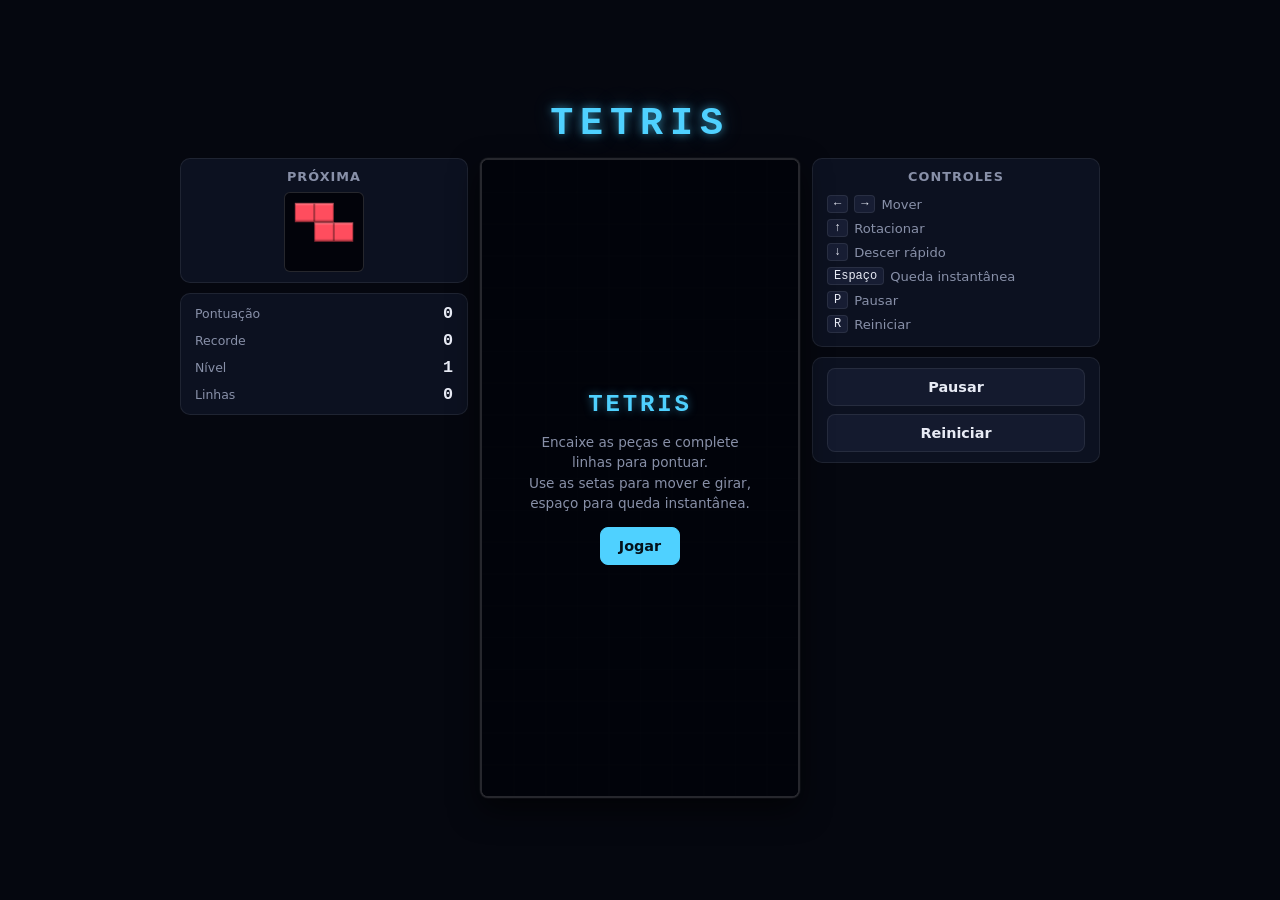
<file: tetris/index.html>
<!DOCTYPE html>
<html lang="pt-BR">
<head>
  <meta charset="UTF-8" />
  <meta name="viewport" content="width=device-width, initial-scale=1, maximum-scale=1, user-scalable=no, viewport-fit=cover" />
  <meta name="theme-color" content="#05070f" />
  <meta name="description" content="Tetris Classic — o clássico jogo de blocos, feito em HTML, CSS e JavaScript puro." />
  <title>Tetris Classic</title>
  <style>
    /* =========================================================
       Tetris Classic — estilos
       Tema escuro, arcade moderno, responsivo.
       ========================================================= */

    :root {
      --bg-color: #05070f;
      --panel-bg: #0c1120;
      --panel-border: rgba(255, 255, 255, 0.08);
      --board-bg: #02030a;
      --board-border: rgba(255, 255, 255, 0.14);
      --text-primary: #e8ebf5;
      --text-secondary: #8890a8;
      --accent: #4fd1ff;
      --accent-strong: #7fe0ff;
      --danger: #ff4d5e;
      --radius: 10px;
      --font: "Segoe UI", system-ui, -apple-system, Roboto, Helvetica, Arial, sans-serif;
      --mono: "Consolas", "SFMono-Regular", Menlo, "Courier New", monospace;
    }

    /* ---------- Reset básico ---------- */
    *,
    *::before,
    *::after {
      box-sizing: border-box;
    }

    html,
    body {
      height: 100%;
    }

    body {
      margin: 0;
      min-height: 100dvh;
      background: var(--bg-color);
      color: var(--text-primary);
      font-family: var(--font);
      display: flex;
      align-items: center;
      justify-content: center;
      padding: clamp(4px, 2vw, 10px);
      overscroll-behavior: none;
    }

    ul {
      list-style: none;
      margin: 0;
      padding: 0;
    }

    button {
      font: inherit;
      color: inherit;
    }

    h1,
    h2,
    p {
      margin: 0;
    }

    /* Utilitário para esconder elementos sem remover do fluxo de acessibilidade */
    .sr-only {
      position: absolute;
      width: 1px;
      height: 1px;
      padding: 0;
      margin: -1px;
      overflow: hidden;
      clip: rect(0, 0, 0, 0);
      white-space: nowrap;
      border: 0;
    }

    .hidden {
      display: none !important;
    }

    /* ---------- Layout geral ---------- */
    .game-container {
      width: 100%;
      max-width: 920px;
      display: flex;
      flex-direction: column;
      align-items: center;
      gap: clamp(6px, 1.5vh, 12px);
    }

    .game-header {
      text-align: center;
    }

    .game-title {
      font-family: var(--mono);
      font-weight: 900;
      letter-spacing: 0.18em;
      font-size: clamp(1.3rem, 5vw, 2.4rem);
      color: var(--accent);
      text-shadow: 0 0 8px rgba(79, 209, 255, 0.55), 0 0 22px rgba(79, 209, 255, 0.25);
      margin: 0;
    }

    .game-layout {
      display: flex;
      flex-direction: column;
      align-items: center;
      gap: clamp(6px, 1.5vh, 12px);
      width: 100%;
    }

    @media (min-width: 860px) {
      .game-layout {
        flex-direction: row;
        align-items: flex-start;
        justify-content: center;
      }

      .panel {
        width: 190px;
      }
    }

    /* ---------- Painéis laterais ---------- */
    .panel {
      width: 100%;
      max-width: 340px;
      display: flex;
      flex-direction: column;
      gap: 10px;
    }

    .panel-box {
      background: var(--panel-bg);
      border: 1px solid var(--panel-border);
      border-radius: var(--radius);
      padding: 10px 14px;
    }

    .panel-title {
      font-size: 0.8rem;
      text-transform: uppercase;
      letter-spacing: 0.08em;
      color: var(--text-secondary);
      margin-bottom: 8px;
      text-align: center;
    }

    .next-box {
      display: flex;
      flex-direction: column;
      align-items: center;
    }

    #next-canvas {
      display: block;
      width: 80px;
      height: 80px;
      background: var(--board-bg);
      border: 1px solid var(--board-border);
      border-radius: 6px;
    }

    .stats-box {
      display: flex;
      flex-direction: column;
      gap: 8px;
    }

    .stat {
      display: flex;
      align-items: center;
      justify-content: space-between;
      gap: 8px;
    }

    .stat-label {
      font-size: 0.78rem;
      color: var(--text-secondary);
    }

    .stat-value {
      font-family: var(--mono);
      font-weight: 700;
      font-size: 1.05rem;
      color: var(--text-primary);
    }

    .key-list li {
      display: flex;
      align-items: center;
      gap: 6px;
      font-size: 0.82rem;
      color: var(--text-secondary);
      padding: 3px 0;
    }

    kbd {
      background: #171d33;
      border: 1px solid var(--panel-border);
      border-radius: 4px;
      padding: 1px 6px;
      font-family: var(--mono);
      font-size: 0.75rem;
      color: var(--text-primary);
    }

    .action-box {
      display: flex;
      flex-direction: column;
      gap: 8px;
    }

    /* ---------- Tabuleiro ---------- */
    .board-wrapper {
      position: relative;
      width: min(80vw, 320px, 40vh);
      aspect-ratio: 1 / 2;
      background: var(--board-bg);
      border: 2px solid var(--board-border);
      border-radius: 8px;
      box-shadow: 0 0 0 1px rgba(255, 255, 255, 0.03), 0 12px 30px rgba(0, 0, 0, 0.6);
      overflow: hidden;
      flex-shrink: 0;
    }

    #board-canvas {
      display: block;
      width: 100%;
      height: 100%;
      touch-action: none;
    }

    .board-wrapper.flash-gameover {
      animation: flashRed 0.5s ease-in-out 2;
    }

    @keyframes flashRed {
      0%,
      100% {
        box-shadow: 0 0 0 1px rgba(255, 255, 255, 0.03), 0 12px 30px rgba(0, 0, 0, 0.6);
      }
      50% {
        box-shadow: 0 0 0 3px var(--danger), 0 0 40px rgba(255, 77, 94, 0.6);
      }
    }

    /* ---------- Layout compacto para telas estreitas (tablet/mobile) ----------
       Em vez do painel lateral empilhado, vira uma barra horizontal enxuta
       acima do tabuleiro, e a legenda de teclado some (sem teclado no toque). */
    @media (max-width: 859.98px) {
      .panel {
        max-width: 320px;
      }

      .panel-left {
        flex-direction: row;
        align-items: stretch;
        gap: 8px;
      }

      .next-box {
        flex-direction: row;
        justify-content: center;
        align-items: center;
        gap: 8px;
        padding: 6px 10px;
      }

      .next-box .panel-title {
        margin-bottom: 0;
        writing-mode: vertical-rl;
        font-size: 0.65rem;
      }

      #next-canvas {
        width: 42px;
        height: 42px;
      }

      .stats-box {
        flex: 1;
        flex-direction: row;
        flex-wrap: wrap;
        align-content: center;
        justify-content: space-between;
        gap: 2px 10px;
        padding: 6px 10px;
      }

      .stat {
        flex-direction: column;
        align-items: flex-start;
        gap: 0;
        min-width: 42px;
      }

      .stat-label {
        font-size: 0.6rem;
      }

      .stat-value {
        font-size: 0.85rem;
      }

      /* Legenda de teclado é irrelevante em telas de toque. */
      .controls-box {
        display: none;
      }

      .action-box {
        flex-direction: row;
        justify-content: center;
        padding: 6px 10px;
      }

      /* O botão de pausa por toque já cobre essa função. */
      #pause-btn {
        display: none;
      }

      .action-box .btn {
        padding: 8px 14px;
        font-size: 0.82rem;
      }

      .panel-box {
        padding: 6px 10px;
      }

      /* A altura do tabuleiro é 2x a largura (proporção 1:2), então a largura é
         limitada a metade do espaço vertical restante após o resto da interface
         (cabeçalho, HUD, ações, controles de toque e espaçamentos). */
      .board-wrapper {
        width: min(84vw, 300px, calc((100dvh - 356px) / 2));
      }
    }

    /* ---------- Toast de combo (efeito ao limpar linhas) ---------- */
    .combo-toast {
      position: absolute;
      top: 42%;
      left: 50%;
      transform: translate(-50%, -50%);
      font-family: var(--mono);
      font-weight: 900;
      font-size: 1.5rem;
      letter-spacing: 0.06em;
      color: #ffffff;
      text-shadow: 0 0 10px var(--accent), 0 0 26px var(--accent);
      opacity: 0;
      pointer-events: none;
      z-index: 6;
      white-space: nowrap;
    }

    .combo-toast.show {
      animation: comboPop 0.9s ease forwards;
    }

    @keyframes comboPop {
      0% {
        opacity: 0;
        transform: translate(-50%, -50%) scale(0.6);
      }
      15% {
        opacity: 1;
        transform: translate(-50%, -50%) scale(1.1);
      }
      30% {
        transform: translate(-50%, -50%) scale(1);
      }
      75% {
        opacity: 1;
      }
      100% {
        opacity: 0;
        transform: translate(-50%, -50%) scale(1) translateY(-14px);
      }
    }

    /* ---------- Overlays (início, pausa, game over) ---------- */
    .overlay {
      position: absolute;
      inset: 0;
      background: rgba(2, 4, 10, 0.9);
      display: flex;
      flex-direction: column;
      align-items: center;
      justify-content: center;
      gap: 14px;
      text-align: center;
      padding: 16px;
      z-index: 5;
      animation: fadeIn 0.25s ease;
    }

    @keyframes fadeIn {
      from {
        opacity: 0;
        transform: scale(0.96);
      }
      to {
        opacity: 1;
        transform: scale(1);
      }
    }

    .overlay-title {
      font-family: var(--mono);
      font-weight: 900;
      letter-spacing: 0.12em;
      font-size: 1.5rem;
      color: var(--accent);
      text-shadow: 0 0 8px rgba(79, 209, 255, 0.5);
    }

    .overlay-title-danger {
      color: var(--danger);
      text-shadow: 0 0 10px rgba(255, 77, 94, 0.55);
    }

    .overlay-text {
      font-size: 0.85rem;
      color: var(--text-secondary);
      line-height: 1.5;
      max-width: 240px;
    }

    /* ---------- Botões ---------- */
    .btn {
      background: #141a2e;
      color: var(--text-primary);
      border: 1px solid var(--panel-border);
      padding: 10px 18px;
      border-radius: 8px;
      font-size: 0.9rem;
      font-weight: 600;
      cursor: pointer;
      transition: background-color 0.2s ease, border-color 0.2s ease, transform 0.15s ease;
    }

    .btn:hover {
      background: #1c2440;
      border-color: var(--accent);
    }

    .btn:active {
      transform: scale(0.96);
    }

    .btn:focus-visible {
      outline: 2px solid var(--accent);
      outline-offset: 2px;
    }

    .btn-primary {
      background: var(--accent);
      color: #04121a;
      border-color: var(--accent);
    }

    .btn-primary:hover {
      background: var(--accent-strong);
    }

    /* ---------- Controles de toque (mobile) ---------- */
    .mobile-controls {
      display: none;
      flex-direction: column;
      gap: 6px;
      width: 100%;
      max-width: 320px;
    }

    @media (max-width: 860px), (hover: none) and (pointer: coarse) {
      .mobile-controls {
        display: flex;
      }
    }

    .mobile-controls-row {
      display: flex;
      justify-content: space-between;
      gap: 6px;
    }

    .touch-btn {
      flex: 1;
      height: clamp(44px, 12vh, 58px);
      font-size: 1.3rem;
      background: var(--panel-bg);
      border: 1px solid var(--panel-border);
      border-radius: 12px;
      color: var(--text-primary);
      touch-action: none;
      user-select: none;
      -webkit-user-select: none;
      transition: background-color 0.15s ease, transform 0.1s ease;
    }

    .touch-btn:active {
      background: #1c2440;
      transform: scale(0.94);
    }

    .touch-btn:focus-visible {
      outline: 2px solid var(--accent);
      outline-offset: 2px;
    }

    /* ---------- Ajustes finos para telas muito pequenas ---------- */
    @media (max-width: 360px) {
      .game-title {
        letter-spacing: 0.1em;
      }

      .panel-box {
        padding: 8px 10px;
      }
    }
  </style>
</head>
<body>
  <!-- Região invisível para leitores de tela anunciarem eventos importantes -->
  <div id="sr-status" class="sr-only" aria-live="polite"></div>

  <div class="game-container">
    <header class="game-header">
      <h1 class="game-title">TETRIS</h1>
    </header>

    <div class="game-layout">
      <!-- Painel esquerdo: próxima peça + estatísticas -->
      <aside class="panel panel-left" aria-label="Informações da partida">
        <section class="panel-box next-box">
          <h2 class="panel-title">Próxima</h2>
          <canvas id="next-canvas" width="80" height="80" role="img" aria-label="Prévia da próxima peça"></canvas>
        </section>

        <section class="panel-box stats-box">
          <div class="stat">
            <span class="stat-label">Pontuação</span>
            <span id="score" class="stat-value">0</span>
          </div>
          <div class="stat">
            <span class="stat-label">Recorde</span>
            <span id="high-score" class="stat-value">0</span>
          </div>
          <div class="stat">
            <span class="stat-label">Nível</span>
            <span id="level" class="stat-value">1</span>
          </div>
          <div class="stat">
            <span class="stat-label">Linhas</span>
            <span id="lines" class="stat-value">0</span>
          </div>
        </section>
      </aside>

      <!-- Tabuleiro principal -->
      <main class="board-wrapper" id="board-wrapper">
        <canvas id="board-canvas" width="280" height="560" role="img" aria-label="Tabuleiro do Tetris">
          Seu navegador não tem suporte a Canvas, necessário para jogar Tetris Classic.
        </canvas>

        <div id="combo-toast" class="combo-toast" aria-hidden="true"></div>

        <!-- Tela inicial -->
        <div id="start-screen" class="overlay">
          <h2 class="overlay-title">TETRIS</h2>
          <p class="overlay-text">
            Encaixe as peças e complete linhas para pontuar.<br />
            Use as setas para mover e girar, espaço para queda instantânea.
          </p>
          <button id="play-btn" class="btn btn-primary" type="button">Jogar</button>
        </div>

        <!-- Tela de pausa -->
        <div id="pause-overlay" class="overlay hidden">
          <h2 class="overlay-title">PAUSADO</h2>
          <button id="resume-btn" class="btn btn-primary" type="button">Continuar</button>
        </div>

        <!-- Tela de game over -->
        <div id="game-over-overlay" class="overlay hidden">
          <h2 class="overlay-title overlay-title-danger">GAME OVER</h2>
          <p class="overlay-text">
            Pontuação: <strong id="final-score">0</strong><br />
            Recorde: <strong id="final-high-score">0</strong>
          </p>
          <button id="restart-btn-overlay" class="btn btn-primary" type="button">Jogar Novamente</button>
        </div>
      </main>

      <!-- Painel direito: controles + ações -->
      <aside class="panel panel-right" aria-label="Controles do jogo">
        <section class="panel-box controls-box">
          <h2 class="panel-title">Controles</h2>
          <ul class="key-list">
            <li><kbd>&larr;</kbd><kbd>&rarr;</kbd> Mover</li>
            <li><kbd>&uarr;</kbd> Rotacionar</li>
            <li><kbd>&darr;</kbd> Descer rápido</li>
            <li><kbd>Espaço</kbd> Queda instantânea</li>
            <li><kbd>P</kbd> Pausar</li>
            <li><kbd>R</kbd> Reiniciar</li>
          </ul>
        </section>

        <section class="panel-box action-box">
          <button id="pause-btn" class="btn" type="button">Pausar</button>
          <button id="restart-btn" class="btn" type="button">Reiniciar</button>
        </section>
      </aside>
    </div>

    <!-- Controles para toque (mobile) -->
    <div class="mobile-controls" id="mobile-controls" aria-label="Controles de toque">
      <div class="mobile-controls-row">
        <button class="touch-btn" id="btn-left" type="button" aria-label="Mover para esquerda">&#9664;</button>
        <button class="touch-btn" id="btn-rotate" type="button" aria-label="Rotacionar peça">&#8635;</button>
        <button class="touch-btn" id="btn-right" type="button" aria-label="Mover para direita">&#9654;</button>
      </div>
      <div class="mobile-controls-row">
        <button class="touch-btn" id="btn-down" type="button" aria-label="Descer rápido">&#9660;</button>
        <button class="touch-btn" id="btn-drop" type="button" aria-label="Queda instantânea">&#10515;</button>
        <button class="touch-btn" id="btn-pause" type="button" aria-label="Pausar jogo">&#10074;&#10074;</button>
      </div>
    </div>
  </div>

  <noscript>
    Este jogo precisa de JavaScript habilitado no navegador para funcionar.
  </noscript>

  <script>
    /* =========================================================
       Tetris Classic — lógica do jogo
       JavaScript puro (ES6+), encapsulado numa IIFE para evitar
       variáveis globais.
       ========================================================= */
    (function () {
      "use strict";

      /* ---------------------------------------------------------
       * Constantes
       * ------------------------------------------------------- */
      const COLS = 10;
      const ROWS = 20;
      const BASE_CELL = 28; // px por célula (resolução interna do canvas do tabuleiro)
      const BOARD_PX_W = COLS * BASE_CELL; // 280
      const BOARD_PX_H = ROWS * BASE_CELL; // 560

      const NEXT_CELL = 20; // px por célula na prévia da próxima peça
      const NEXT_GRID = 4; // prévia comporta uma matriz até 4x4
      const NEXT_PX = NEXT_CELL * NEXT_GRID; // 80

      const BASE_DROP_INTERVAL = 1000; // ms — velocidade de queda no nível 1
      const SPEED_STEP = 70; // ms reduzidos a cada nível
      const MIN_DROP_INTERVAL = 120; // ms — velocidade máxima

      const LINE_POINTS = { 1: 100, 2: 300, 3: 500, 4: 800 };
      const COMBO_LABELS = { 1: "Linha!", 2: "Duplo!", 3: "Triplo!", 4: "TETRIS!" };
      const LEVEL_UP_EVERY = 10; // linhas por nível

      const CLEAR_ANIMATION_MS = 300; // duração do flash ao limpar linhas
      const LOCK_FLASH_MS = 150; // duração do feedback ao encaixar peça

      const HIGH_SCORE_KEY = "tetrisClassicHighScore";

      // Formas dos tetrominós representadas em matrizes quadradas,
      // prontas para rotação por transformação de matriz.
      const SHAPES = {
        I: [
          [0, 0, 0, 0],
          [1, 1, 1, 1],
          [0, 0, 0, 0],
          [0, 0, 0, 0],
        ],
        O: [
          [1, 1],
          [1, 1],
        ],
        T: [
          [0, 1, 0],
          [1, 1, 1],
          [0, 0, 0],
        ],
        S: [
          [0, 1, 1],
          [1, 1, 0],
          [0, 0, 0],
        ],
        Z: [
          [1, 1, 0],
          [0, 1, 1],
          [0, 0, 0],
        ],
        J: [
          [1, 0, 0],
          [1, 1, 1],
          [0, 0, 0],
        ],
        L: [
          [0, 0, 1],
          [1, 1, 1],
          [0, 0, 0],
        ],
      };

      const COLORS = {
        I: "#4fd1ff",
        O: "#f5d300",
        T: "#b06cff",
        S: "#3ddc84",
        Z: "#ff4d5e",
        J: "#3d7bff",
        L: "#ff9f40",
      };

      // Deslocamentos tentados ao rotacionar, para permitir "wall kicks" simples.
      const ROTATION_KICKS = [0, 1, -1, 2, -2];

      /* ---------------------------------------------------------
       * Preparado para efeitos sonoros futuros (audio.enabled = false)
       * ------------------------------------------------------- */
      const SOUND_ENABLED = false;
      const Sound = {
        play(name) {
          if (!SOUND_ENABLED) return;
          // Espaço reservado: ex. new Audio(`sfx/${name}.mp3`).play().catch(() => {});
        },
      };

      /* ---------------------------------------------------------
       * Referências DOM
       * ------------------------------------------------------- */
      const $ = (id) => document.getElementById(id);

      const boardCanvas = $("board-canvas");
      const boardCtx = boardCanvas.getContext("2d");
      const nextCanvas = $("next-canvas");
      const nextCtx = nextCanvas.getContext("2d");

      const boardWrapper = $("board-wrapper");
      const comboToast = $("combo-toast");
      const srStatus = $("sr-status");

      const startScreen = $("start-screen");
      const pauseOverlay = $("pause-overlay");
      const gameOverOverlay = $("game-over-overlay");

      const scoreEl = $("score");
      const highScoreEl = $("high-score");
      const levelEl = $("level");
      const linesEl = $("lines");
      const finalScoreEl = $("final-score");
      const finalHighScoreEl = $("final-high-score");

      const playBtn = $("play-btn");
      const resumeBtn = $("resume-btn");
      const pauseBtn = $("pause-btn");
      const restartBtn = $("restart-btn");
      const restartBtnOverlay = $("restart-btn-overlay");

      const btnLeft = $("btn-left");
      const btnRight = $("btn-right");
      const btnRotate = $("btn-rotate");
      const btnDown = $("btn-down");
      const btnDrop = $("btn-drop");
      const btnPause = $("btn-pause");

      /* ---------------------------------------------------------
       * Estado do jogo (evita variáveis globais soltas)
       * ------------------------------------------------------- */
      const state = {
        board: createEmptyBoard(),
        bag: [],
        current: null,
        next: null,
        score: 0,
        highScore: loadHighScore(),
        level: 1,
        lines: 0,
        dropInterval: BASE_DROP_INTERVAL,
        dropCounter: 0,
        lastTime: 0,
        phase: "start", // 'start' | 'playing' | 'paused' | 'gameover'
        animating: false,
        clearingRows: [],
        clearFlashStart: 0,
        lockFlash: null,
      };

      /* ---------------------------------------------------------
       * Tabuleiro
       * ------------------------------------------------------- */
      function createEmptyBoard() {
        return Array.from({ length: ROWS }, () => new Array(COLS).fill(0));
      }

      function getFullRows() {
        const rows = [];
        for (let y = 0; y < ROWS; y++) {
          if (state.board[y].every((cell) => cell !== 0)) rows.push(y);
        }
        return rows;
      }

      function removeRows(rows) {
        const rowsSet = new Set(rows);
        const remaining = state.board.filter((_, idx) => !rowsSet.has(idx));
        const removedCount = ROWS - remaining.length;
        const newRows = Array.from({ length: removedCount }, () => new Array(COLS).fill(0));
        state.board = newRows.concat(remaining);
      }

      /* ---------------------------------------------------------
       * Peças
       * ------------------------------------------------------- */
      function refillBag() {
        const bag = ["I", "O", "T", "S", "Z", "J", "L"];
        for (let i = bag.length - 1; i > 0; i--) {
          const j = Math.floor(Math.random() * (i + 1));
          [bag[i], bag[j]] = [bag[j], bag[i]];
        }
        return bag;
      }

      function nextTypeFromBag() {
        if (state.bag.length === 0) state.bag = refillBag();
        return state.bag.pop();
      }

      function createPiece(type) {
        const matrix = SHAPES[type].map((row) => row.slice());
        return {
          type,
          matrix,
          x: Math.floor((COLS - matrix[0].length) / 2),
          y: 0,
        };
      }

      // Rotação 90° horária de uma matriz quadrada NxN.
      function rotateMatrix(matrix) {
        const n = matrix.length;
        const result = [];
        for (let i = 0; i < n; i++) {
          result.push([]);
          for (let j = 0; j < n; j++) {
            result[i][j] = matrix[n - 1 - j][i];
          }
        }
        return result;
      }

      /* ---------------------------------------------------------
       * Colisão
       * ------------------------------------------------------- */
      function collide(board, piece, offsetX, offsetY, matrix) {
        const m = matrix || piece.matrix;
        for (let y = 0; y < m.length; y++) {
          for (let x = 0; x < m[y].length; x++) {
            if (!m[y][x]) continue;
            const boardX = piece.x + x + offsetX;
            const boardY = piece.y + y + offsetY;
            if (boardX < 0 || boardX >= COLS || boardY >= ROWS) return true;
            if (boardY >= 0 && board[boardY][boardX]) return true;
          }
        }
        return false;
      }

      function computeGhostY() {
        let offset = 0;
        while (!collide(state.board, state.current, 0, offset + 1)) offset++;
        return state.current.y + offset;
      }

      /* ---------------------------------------------------------
       * Movimentos e ações do jogador
       * ------------------------------------------------------- */
      function canAct() {
        return state.phase === "playing" && !state.animating;
      }

      function moveHorizontal(dir) {
        if (!canAct()) return;
        if (!collide(state.board, state.current, dir, 0)) {
          state.current.x += dir;
          Sound.play("move");
        }
      }

      function softDrop() {
        if (!canAct()) return;
        if (!collide(state.board, state.current, 0, 1)) {
          state.current.y += 1;
          state.score += 1;
          updateHUD();
          Sound.play("move");
        } else {
          lockPiece();
        }
        state.dropCounter = 0;
      }

      function hardDrop() {
        if (!canAct()) return;
        let dist = 0;
        while (!collide(state.board, state.current, 0, dist + 1)) dist++;
        state.current.y += dist;
        state.score += dist * 2;
        updateHUD();
        Sound.play("drop");
        lockPiece();
      }

      function rotatePiece() {
        if (!canAct()) return;
        const rotated = rotateMatrix(state.current.matrix);
        for (const kick of ROTATION_KICKS) {
          if (!collide(state.board, state.current, kick, 0, rotated)) {
            state.current.matrix = rotated;
            state.current.x += kick;
            Sound.play("rotate");
            return;
          }
        }
        // Nenhum kick funcionou: rotação bloqueada, peça permanece como está.
      }

      // Queda automática (gravidade), chamada pelo loop principal.
      function dropPiece() {
        if (!collide(state.board, state.current, 0, 1)) {
          state.current.y += 1;
        } else {
          lockPiece();
        }
        state.dropCounter = 0;
      }

      /* ---------------------------------------------------------
       * Fixação da peça, limpeza de linhas e pontuação
       * ------------------------------------------------------- */
      function mergePieceToBoard() {
        const { matrix, x, y, type } = state.current;
        for (let ry = 0; ry < matrix.length; ry++) {
          for (let rx = 0; rx < matrix[ry].length; rx++) {
            if (!matrix[ry][rx]) continue;
            const boardY = y + ry;
            const boardX = x + rx;
            if (boardY < 0) continue; // acima da área visível (área de spawn)
            state.board[boardY][boardX] = type;
          }
        }
      }

      function triggerLockFlash() {
        const { matrix, x, y } = state.current;
        const cells = [];
        for (let ry = 0; ry < matrix.length; ry++) {
          for (let rx = 0; rx < matrix[ry].length; rx++) {
            if (matrix[ry][rx]) cells.push([x + rx, y + ry]);
          }
        }
        state.lockFlash = { cells, start: performance.now() };
      }

      function lockPiece() {
        mergePieceToBoard();
        triggerLockFlash();
        Sound.play("lock");

        const fullRows = getFullRows();
        if (fullRows.length > 0) {
          state.animating = true;
          state.clearingRows = fullRows;
          state.clearFlashStart = performance.now();
          showCombo(fullRows.length);
          Sound.play("clear");
          setTimeout(() => {
            removeRows(fullRows);
            applyScore(fullRows.length);
            state.clearingRows = [];
            state.animating = false;
            spawnNext();
          }, CLEAR_ANIMATION_MS);
        } else {
          spawnNext();
        }
      }

      function applyScore(lineCount) {
        state.score += LINE_POINTS[lineCount] || 0;
        state.lines += lineCount;

        const newLevel = Math.floor(state.lines / LEVEL_UP_EVERY) + 1;
        if (newLevel !== state.level) {
          state.level = newLevel;
          state.dropInterval = Math.max(MIN_DROP_INTERVAL, BASE_DROP_INTERVAL - (newLevel - 1) * SPEED_STEP);
          announce(`Nível ${state.level}!`);
        }
        updateHUD();
      }

      function spawnNext() {
        state.current = state.next;
        state.next = createPiece(nextTypeFromBag());
        drawNextPreview();

        if (collide(state.board, state.current, 0, 0)) {
          triggerGameOver();
        }
      }

      /* ---------------------------------------------------------
       * Estados do jogo: início, pausa, reinício, game over
       * ------------------------------------------------------- */
      function resetState() {
        state.board = createEmptyBoard();
        state.bag = [];
        state.current = createPiece(nextTypeFromBag());
        state.next = createPiece(nextTypeFromBag());
        state.score = 0;
        state.level = 1;
        state.lines = 0;
        state.dropInterval = BASE_DROP_INTERVAL;
        state.dropCounter = 0;
        state.animating = false;
        state.clearingRows = [];
        state.lockFlash = null;
        state.lastTime = performance.now();
        drawNextPreview();
        updateHUD();
      }

      function startGame() {
        resetState();
        state.phase = "playing";
        startScreen.classList.add("hidden");
        pauseOverlay.classList.add("hidden");
        gameOverOverlay.classList.add("hidden");
        announce("Jogo iniciado");
      }

      function restartGame() {
        startGame();
      }

      function togglePause() {
        if (state.phase === "playing") {
          state.phase = "paused";
          pauseOverlay.classList.remove("hidden");
          announce("Jogo pausado");
        } else if (state.phase === "paused") {
          state.phase = "playing";
          pauseOverlay.classList.add("hidden");
          state.lastTime = performance.now();
          announce("Jogo retomado");
        }
      }

      function triggerGameOver() {
        state.phase = "gameover";

        if (state.score > state.highScore) {
          state.highScore = state.score;
          saveHighScore(state.highScore);
        }

        finalScoreEl.textContent = state.score;
        finalHighScoreEl.textContent = state.highScore;
        updateHUD();

        gameOverOverlay.classList.remove("hidden");
        boardWrapper.classList.add("flash-gameover");
        setTimeout(() => boardWrapper.classList.remove("flash-gameover"), 600);

        Sound.play("gameover");
        announce(`Fim de jogo. Pontuação ${state.score}.`);
      }

      /* ---------------------------------------------------------
       * HUD, recorde (localStorage) e acessibilidade
       * ------------------------------------------------------- */
      function updateHUD() {
        scoreEl.textContent = state.score;
        highScoreEl.textContent = state.highScore;
        levelEl.textContent = state.level;
        linesEl.textContent = state.lines;
      }

      function loadHighScore() {
        try {
          const value = localStorage.getItem(HIGH_SCORE_KEY);
          return value ? parseInt(value, 10) || 0 : 0;
        } catch (err) {
          return 0;
        }
      }

      function saveHighScore(value) {
        try {
          localStorage.setItem(HIGH_SCORE_KEY, String(value));
        } catch (err) {
          // localStorage indisponível (ex.: modo privado) — ignora silenciosamente.
        }
      }

      function announce(message) {
        srStatus.textContent = message;
      }

      function showCombo(lineCount) {
        const label = COMBO_LABELS[lineCount];
        if (!label) return;
        comboToast.textContent = label;
        comboToast.classList.remove("show");
        void comboToast.offsetWidth; // força reflow para reiniciar a animação
        comboToast.classList.add("show");
        announce(`${label} +${LINE_POINTS[lineCount]} pontos`);
      }

      /* ---------------------------------------------------------
       * Renderização (Canvas)
       * ------------------------------------------------------- */
      function setupHiDPICanvas(canvas, ctx, width, height) {
        const dpr = window.devicePixelRatio || 1;
        canvas.width = width * dpr;
        canvas.height = height * dpr;
        ctx.setTransform(dpr, 0, 0, dpr, 0, 0);
      }

      function drawCellAt(ctx, px, py, size, color) {
        ctx.fillStyle = color;
        ctx.fillRect(px, py, size, size);

        // Realce sutil no topo (efeito de bloco/bisel suave).
        ctx.fillStyle = "rgba(255, 255, 255, 0.18)";
        ctx.fillRect(px, py, size, Math.max(2, size * 0.12));

        // Sombra sutil na base.
        ctx.fillStyle = "rgba(0, 0, 0, 0.22)";
        ctx.fillRect(px, py + size - Math.max(2, size * 0.12), size, Math.max(2, size * 0.12));

        // Borda discreta.
        ctx.strokeStyle = "rgba(0, 0, 0, 0.35)";
        ctx.lineWidth = 1;
        ctx.strokeRect(px + 0.5, py + 0.5, size - 1, size - 1);
      }

      function drawBoardBackground() {
        boardCtx.fillStyle = "#02030a";
        boardCtx.fillRect(0, 0, BOARD_PX_W, BOARD_PX_H);
      }

      function drawGrid() {
        boardCtx.strokeStyle = "rgba(255, 255, 255, 0.05)";
        boardCtx.lineWidth = 1;
        boardCtx.beginPath();
        for (let x = 1; x < COLS; x++) {
          boardCtx.moveTo(x * BASE_CELL + 0.5, 0);
          boardCtx.lineTo(x * BASE_CELL + 0.5, BOARD_PX_H);
        }
        for (let y = 1; y < ROWS; y++) {
          boardCtx.moveTo(0, y * BASE_CELL + 0.5);
          boardCtx.lineTo(BOARD_PX_W, y * BASE_CELL + 0.5);
        }
        boardCtx.stroke();
      }

      function drawLockedCells() {
        for (let y = 0; y < ROWS; y++) {
          for (let x = 0; x < COLS; x++) {
            const cell = state.board[y][x];
            if (cell) drawCellAt(boardCtx, x * BASE_CELL, y * BASE_CELL, BASE_CELL, COLORS[cell]);
          }
        }
      }

      function drawPieceMatrix(ctx, matrix, x, y, color, cellSize) {
        for (let ry = 0; ry < matrix.length; ry++) {
          for (let rx = 0; rx < matrix[ry].length; rx++) {
            if (!matrix[ry][rx]) continue;
            const py = y + ry;
            if (py < 0) continue;
            drawCellAt(ctx, (x + rx) * cellSize, py * cellSize, cellSize, color);
          }
        }
      }

      function drawGhost() {
        const ghostY = computeGhostY();
        if (ghostY === state.current.y) return; // peça já está apoiada, sem necessidade de fantasma
        boardCtx.save();
        boardCtx.globalAlpha = 0.22;
        drawPieceMatrix(boardCtx, state.current.matrix, state.current.x, ghostY, COLORS[state.current.type], BASE_CELL);
        boardCtx.restore();
      }

      function drawClearFlash() {
        const elapsed = performance.now() - state.clearFlashStart;
        const alpha = Math.max(0, 0.45 + 0.45 * Math.sin(elapsed / 40));
        boardCtx.save();
        boardCtx.globalAlpha = alpha;
        boardCtx.fillStyle = "#ffffff";
        state.clearingRows.forEach((y) => {
          boardCtx.fillRect(0, y * BASE_CELL, BOARD_PX_W, BASE_CELL);
        });
        boardCtx.restore();
      }

      function drawLockFlash() {
        const elapsed = performance.now() - state.lockFlash.start;
        if (elapsed >= LOCK_FLASH_MS) {
          state.lockFlash = null;
          return;
        }
        const alpha = 0.35 * (1 - elapsed / LOCK_FLASH_MS);
        boardCtx.save();
        boardCtx.globalAlpha = alpha;
        boardCtx.fillStyle = "#ffffff";
        state.lockFlash.cells.forEach(([x, y]) => {
          if (y < 0) return;
          boardCtx.fillRect(x * BASE_CELL, y * BASE_CELL, BASE_CELL, BASE_CELL);
        });
        boardCtx.restore();
      }

      function render() {
        drawBoardBackground();
        drawGrid();
        drawLockedCells();

        if (state.current && state.phase === "playing" && !state.animating) {
          drawGhost();
          drawPieceMatrix(boardCtx, state.current.matrix, state.current.x, state.current.y, COLORS[state.current.type], BASE_CELL);
        }

        if (state.animating && state.clearingRows.length) {
          drawClearFlash();
        }

        if (state.lockFlash) {
          drawLockFlash();
        }
      }

      function drawNextPreview() {
        nextCtx.clearRect(0, 0, NEXT_PX, NEXT_PX);
        if (!state.next) return;
        const { matrix, type } = state.next;
        const size = matrix.length;
        const offset = ((NEXT_GRID - size) / 2) * NEXT_CELL;
        for (let y = 0; y < size; y++) {
          for (let x = 0; x < size; x++) {
            if (!matrix[y][x]) continue;
            drawCellAt(nextCtx, offset + x * NEXT_CELL, offset + y * NEXT_CELL, NEXT_CELL, COLORS[type]);
          }
        }
      }

      /* ---------------------------------------------------------
       * Loop principal
       * ------------------------------------------------------- */
      function loop(time) {
        const delta = time - state.lastTime;
        state.lastTime = time;

        if (state.phase === "playing" && !state.animating) {
          state.dropCounter += delta;
          if (state.dropCounter >= state.dropInterval) {
            dropPiece();
          }
        }

        render();
        requestAnimationFrame(loop);
      }

      /* ---------------------------------------------------------
       * Entrada: teclado
       * ------------------------------------------------------- */
      const GAME_KEYS = new Set(["ArrowLeft", "ArrowRight", "ArrowUp", "ArrowDown", "Space", "KeyP", "KeyR"]);

      window.addEventListener(
        "keydown",
        (e) => {
          if (GAME_KEYS.has(e.code)) e.preventDefault();

          switch (e.code) {
            case "KeyR":
              if (e.repeat) return;
              restartGame();
              return;
            case "KeyP":
              if (e.repeat) return;
              togglePause();
              return;
            case "ArrowLeft":
              moveHorizontal(-1);
              return;
            case "ArrowRight":
              moveHorizontal(1);
              return;
            case "ArrowUp":
              if (e.repeat) return;
              rotatePiece();
              return;
            case "ArrowDown":
              softDrop();
              return;
            case "Space":
              if (e.repeat) return;
              hardDrop();
              return;
            default:
              return;
          }
        },
        { passive: false }
      );

      // Evita que o toque na área do jogo role a página durante a partida.
      document.addEventListener(
        "touchmove",
        (e) => {
          if (state.phase === "playing") e.preventDefault();
        },
        { passive: false }
      );

      /* ---------------------------------------------------------
       * Entrada: botões (clique e toque)
       * ------------------------------------------------------- */
      function bindTap(el, handler) {
        el.addEventListener("click", (e) => {
          e.preventDefault();
          handler();
          el.blur();
        });
      }

      // Botões que repetem a ação enquanto pressionados (mover/descer).
      function bindHold(el, handler, interval) {
        let timer = null;
        const start = (e) => {
          e.preventDefault();
          handler();
          clearInterval(timer);
          timer = setInterval(handler, interval);
        };
        const stop = () => {
          clearInterval(timer);
          timer = null;
        };
        el.addEventListener("touchstart", start, { passive: false });
        el.addEventListener("touchend", stop);
        el.addEventListener("touchcancel", stop);
        el.addEventListener("mousedown", start);
        el.addEventListener("mouseup", stop);
        el.addEventListener("mouseleave", stop);
        el.addEventListener("contextmenu", (e) => e.preventDefault());
      }

      bindTap(playBtn, startGame);
      bindTap(resumeBtn, togglePause);
      bindTap(pauseBtn, togglePause);
      bindTap(restartBtn, restartGame);
      bindTap(restartBtnOverlay, restartGame);

      bindHold(btnLeft, () => moveHorizontal(-1), 110);
      bindHold(btnRight, () => moveHorizontal(1), 110);
      bindHold(btnDown, softDrop, 90);
      bindTap(btnRotate, rotatePiece);
      bindTap(btnDrop, hardDrop);
      bindTap(btnPause, togglePause);

      /* ---------------------------------------------------------
       * Inicialização
       * ------------------------------------------------------- */
      function setupCanvases() {
        setupHiDPICanvas(boardCanvas, boardCtx, BOARD_PX_W, BOARD_PX_H);
        setupHiDPICanvas(nextCanvas, nextCtx, NEXT_PX, NEXT_PX);
        render();
        drawNextPreview();
      }

      function init() {
        setupCanvases();
        resetState();
        updateHUD();
        window.addEventListener("resize", setupCanvases);
        state.lastTime = performance.now();
        requestAnimationFrame(loop);
      }

      init();
    })();
  </script>
</body>
</html>
</file>
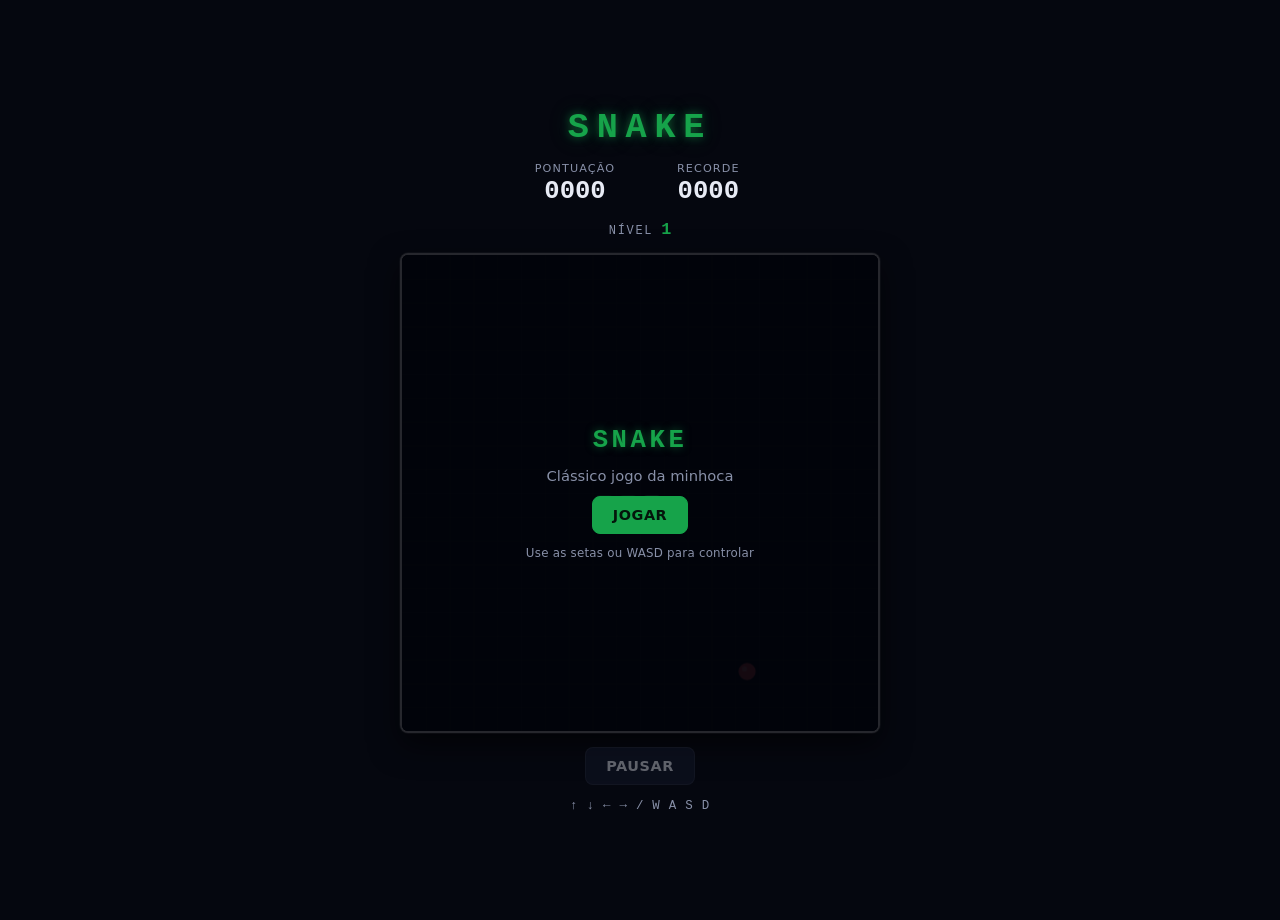
<file: snake.html>
<!DOCTYPE html>
<html lang="pt-BR">
<head>
  <meta charset="UTF-8" />
  <meta name="viewport" content="width=device-width, initial-scale=1, maximum-scale=1, user-scalable=no, viewport-fit=cover" />
  <meta name="theme-color" content="#05070f" />
  <meta name="description" content="Snake — o clássico jogo da minhoca, feito em HTML, CSS e JavaScript puro." />
  <title>Snake — Jogo da Minhoca</title>
  <style>
    /* =========================================================
       Snake — estilos
       Tema escuro, arcade moderno, responsivo.

       Tudo fica dentro de ".snake-game" (variáveis CSS incluídas)
       para que este arquivo possa futuramente ser incorporado a
       uma plataforma com vários jogos sem conflitos de estilo.
       ========================================================= */

    .snake-game {
      --sg-bg: #05070f;
      --sg-panel-bg: #0c1120;
      --sg-panel-border: rgba(255, 255, 255, 0.08);
      --sg-board-bg: #02030a;
      --sg-board-border: rgba(255, 255, 255, 0.14);
      --sg-text-primary: #e8ebf5;
      --sg-text-secondary: #8890a8;
      --sg-accent: #16a34a;
      --sg-accent-strong: #4ade80;
      --sg-accent-ink: #04150b;
      --sg-danger: #ff4d5e;
      --sg-font: "Segoe UI", system-ui, -apple-system, Roboto, Helvetica, Arial, sans-serif;
      --sg-mono: "Consolas", "SFMono-Regular", Menlo, "Courier New", monospace;

      display: block;
      width: 100%;
      font-family: var(--sg-font);
      color: var(--sg-text-primary);
    }

    /* ---------- Reset básico (restrito a este componente) ---------- */
    .snake-game,
    .snake-game *,
    .snake-game *::before,
    .snake-game *::after {
      box-sizing: border-box;
    }

    .snake-game ul {
      list-style: none;
      margin: 0;
      padding: 0;
    }

    .snake-game button {
      font: inherit;
      color: inherit;
    }

    .snake-game h1,
    .snake-game h2,
    .snake-game p {
      margin: 0;
    }

    /* Utilitário para esconder elementos sem remover do fluxo de acessibilidade */
    .snake-game .sr-only {
      position: absolute;
      width: 1px;
      height: 1px;
      padding: 0;
      margin: -1px;
      overflow: hidden;
      clip: rect(0, 0, 0, 0);
      white-space: nowrap;
      border: 0;
    }

    .snake-game .hidden {
      display: none !important;
    }

    /* ---------- Página (só importa quando o arquivo é aberto sozinho) ---------- */
    html,
    body {
      height: 100%;
    }

    body {
      margin: 0;
      min-height: 100dvh;
      background: var(--sg-bg, #05070f);
      display: flex;
      align-items: center;
      justify-content: center;
      padding: clamp(4px, 2vw, 10px);
      overscroll-behavior: none;
    }

    /* ---------- Layout geral ---------- */
    .snake-game .game-container {
      width: 100%;
      max-width: 480px;
      margin: 0 auto;
      display: flex;
      flex-direction: column;
      align-items: center;
      gap: clamp(8px, 2.2vh, 14px);
    }

    .snake-game .game-header {
      text-align: center;
    }

    .snake-game .game-title {
      font-family: var(--sg-mono);
      font-weight: 900;
      letter-spacing: 0.22em;
      font-size: clamp(1.4rem, 6vw, 2.2rem);
      color: var(--sg-accent);
      text-shadow: 0 0 8px rgba(22, 163, 74, 0.55), 0 0 22px rgba(22, 163, 74, 0.25);
    }

    /* ---------- HUD: pontuação, recorde e nível ---------- */
    .snake-game .hud {
      display: flex;
      gap: clamp(20px, 10vw, 56px);
      justify-content: center;
    }

    .snake-game .stat-block {
      display: flex;
      flex-direction: column;
      align-items: center;
      gap: 2px;
      min-width: 74px;
    }

    .snake-game .stat-label {
      font-size: 0.7rem;
      text-transform: uppercase;
      letter-spacing: 0.1em;
      color: var(--sg-text-secondary);
    }

    .snake-game .stat-value {
      font-family: var(--sg-mono);
      font-weight: 700;
      font-size: clamp(1.2rem, 5vw, 1.6rem);
      color: var(--sg-text-primary);
    }

    .snake-game .level-row {
      display: flex;
      align-items: baseline;
      justify-content: center;
      gap: 8px;
      font-family: var(--sg-mono);
    }

    .snake-game .level-label {
      font-size: 0.75rem;
      text-transform: uppercase;
      letter-spacing: 0.14em;
      color: var(--sg-text-secondary);
    }

    .snake-game .level-value {
      font-size: 1.05rem;
      font-weight: 700;
      color: var(--sg-accent);
    }

    /* Pequeno "pulso" reutilizado sempre que um valor do HUD muda. */
    .snake-game .bump {
      animation: sgBump 0.28s ease;
    }

    @keyframes sgBump {
      0% {
        transform: scale(1);
      }
      40% {
        transform: scale(1.22);
        color: var(--sg-accent-strong);
      }
      100% {
        transform: scale(1);
      }
    }

    /* ---------- Tabuleiro ---------- */
    .snake-game .board-wrapper {
      position: relative;
      width: min(92vw, 480px, 60vh);
      aspect-ratio: 1 / 1;
      background: var(--sg-board-bg);
      border: 2px solid var(--sg-board-border);
      border-radius: 8px;
      box-shadow: 0 0 0 1px rgba(255, 255, 255, 0.03), 0 12px 30px rgba(0, 0, 0, 0.6);
      overflow: hidden;
      flex-shrink: 0;
    }

    .snake-game #snake-board-canvas {
      display: block;
      width: 100%;
      height: 100%;
      touch-action: none;
    }

    .snake-game .board-wrapper.flash-gameover {
      animation: sgFlashRed 0.5s ease-in-out 2;
    }

    @keyframes sgFlashRed {
      0%,
      100% {
        box-shadow: 0 0 0 1px rgba(255, 255, 255, 0.03), 0 12px 30px rgba(0, 0, 0, 0.6);
      }
      50% {
        box-shadow: 0 0 0 3px var(--sg-danger), 0 0 40px rgba(255, 77, 94, 0.6);
      }
    }

    /* ---------- Overlays (início, pausa, game over) ---------- */
    .snake-game .overlay {
      position: absolute;
      inset: 0;
      background: rgba(2, 4, 10, 0.92);
      display: flex;
      flex-direction: column;
      align-items: center;
      justify-content: center;
      gap: 12px;
      text-align: center;
      padding: 16px;
      z-index: 5;
      animation: sgFadeIn 0.25s ease;
    }

    @keyframes sgFadeIn {
      from {
        opacity: 0;
        transform: scale(0.96);
      }
      to {
        opacity: 1;
        transform: scale(1);
      }
    }

    .snake-game .overlay-title {
      font-family: var(--sg-mono);
      font-weight: 900;
      letter-spacing: 0.14em;
      font-size: 1.6rem;
      color: var(--sg-accent);
      text-shadow: 0 0 8px rgba(22, 163, 74, 0.5);
    }

    .snake-game .overlay-title-danger {
      color: var(--sg-danger);
      text-shadow: 0 0 10px rgba(255, 77, 94, 0.55);
    }

    .snake-game .overlay-subtitle {
      font-size: 0.92rem;
      color: var(--sg-text-secondary);
    }

    .snake-game .overlay-text {
      font-size: 0.9rem;
      color: var(--sg-text-secondary);
      line-height: 1.6;
    }

    .snake-game .overlay-hint {
      font-size: 0.74rem;
      color: var(--sg-text-secondary);
      letter-spacing: 0.02em;
    }

    /* Variante em caixa alta usada apenas na dica de pausa, mantendo o
       texto-fonte em caixa normal (acessibilidade) e o efeito visual à parte. */
    .snake-game .overlay-hint-caps {
      text-transform: uppercase;
      letter-spacing: 0.06em;
    }

    /* ---------- Botões ---------- */
    .snake-game .btn {
      background: #141a2e;
      color: var(--sg-text-primary);
      border: 1px solid var(--sg-panel-border);
      padding: 10px 20px;
      border-radius: 8px;
      font-size: 0.9rem;
      font-weight: 600;
      text-transform: uppercase;
      letter-spacing: 0.04em;
      cursor: pointer;
      font-family: var(--sg-font);
      transition: background-color 0.2s ease, border-color 0.2s ease, transform 0.15s ease;
    }

    .snake-game .btn:hover {
      background: #1c2440;
      border-color: var(--sg-accent);
    }

    .snake-game .btn:active {
      transform: scale(0.96);
    }

    .snake-game .btn:focus-visible {
      outline: 2px solid var(--sg-accent);
      outline-offset: 2px;
    }

    .snake-game .btn:disabled {
      opacity: 0.4;
      cursor: not-allowed;
    }

    .snake-game .btn:disabled:hover {
      background: #141a2e;
      border-color: var(--sg-panel-border);
    }

    .snake-game .btn-primary {
      background: var(--sg-accent);
      color: var(--sg-accent-ink);
      border-color: var(--sg-accent);
    }

    .snake-game .btn-primary:hover {
      background: var(--sg-accent-strong);
    }

    .snake-game .actions {
      display: flex;
      justify-content: center;
    }

    /* ---------- Legenda de teclado ---------- */
    .snake-game .controls-legend {
      font-family: var(--sg-mono);
      font-size: 0.78rem;
      letter-spacing: 0.06em;
      color: var(--sg-text-secondary);
      text-align: center;
    }

    /* ---------- Controles de toque (mobile) ---------- */
    .snake-game .mobile-controls {
      display: none;
      flex-direction: column;
      align-items: center;
      gap: 6px;
      width: 100%;
      max-width: 220px;
    }

    @media (max-width: 640px), (hover: none) and (pointer: coarse) {
      .snake-game .mobile-controls {
        display: flex;
      }

      .snake-game .controls-legend {
        display: none;
      }
    }

    .snake-game .mobile-controls-row {
      display: flex;
      justify-content: center;
      gap: 6px;
    }

    .snake-game .touch-btn {
      width: clamp(50px, 15vw, 62px);
      height: clamp(50px, 15vw, 62px);
      font-size: 1.3rem;
      background: var(--sg-panel-bg);
      border: 1px solid var(--sg-panel-border);
      border-radius: 12px;
      color: var(--sg-text-primary);
      touch-action: none;
      user-select: none;
      -webkit-user-select: none;
      transition: background-color 0.15s ease, transform 0.1s ease;
    }

    .snake-game .touch-btn:active {
      background: #1c2440;
      transform: scale(0.94);
    }

    .snake-game .touch-btn:focus-visible {
      outline: 2px solid var(--sg-accent);
      outline-offset: 2px;
    }

    /* ---------- Ajustes finos para telas muito pequenas ---------- */
    @media (max-width: 360px) {
      .snake-game .game-title {
        letter-spacing: 0.12em;
      }

      .snake-game .hud {
        gap: clamp(16px, 9vw, 40px);
      }
    }
  </style>
</head>
<body>
  <div class="snake-game" id="snake-game">
    <!-- Região invisível para leitores de tela anunciarem eventos importantes -->
    <div id="snake-sr-status" class="sr-only" aria-live="polite"></div>

    <div class="game-container">
      <header class="game-header">
        <h1 class="game-title">SNAKE</h1>
      </header>

      <!-- HUD: pontuação e recorde -->
      <div class="hud">
        <div class="stat-block">
          <span class="stat-label">Pontuação</span>
          <span id="snake-score" class="stat-value">0000</span>
        </div>
        <div class="stat-block">
          <span class="stat-label">Recorde</span>
          <span id="snake-high-score" class="stat-value">0000</span>
        </div>
      </div>

      <!-- Nível atual -->
      <div class="level-row">
        <span class="level-label">Nível</span>
        <span id="snake-level" class="level-value">1</span>
      </div>

      <!-- Tabuleiro principal -->
      <main class="board-wrapper" id="snake-board-wrapper">
        <canvas id="snake-board-canvas" width="480" height="480" role="img" aria-label="Tabuleiro do Snake">
          Seu navegador não tem suporte a Canvas, necessário para jogar Snake.
        </canvas>

        <!-- Tela inicial -->
        <div id="snake-start-screen" class="overlay">
          <h2 class="overlay-title">SNAKE</h2>
          <p class="overlay-subtitle">Clássico jogo da minhoca</p>
          <button id="snake-play-btn" class="btn btn-primary" type="button">Jogar</button>
          <p class="overlay-hint">Use as setas ou WASD para controlar</p>
        </div>

        <!-- Tela de pausa -->
        <div id="snake-pause-overlay" class="overlay hidden">
          <h2 class="overlay-title">PAUSADO</h2>
          <p class="overlay-hint overlay-hint-caps">Pressione espaço para continuar</p>
        </div>

        <!-- Tela de game over -->
        <div id="snake-game-over-overlay" class="overlay hidden">
          <h2 class="overlay-title overlay-title-danger">GAME OVER</h2>
          <p class="overlay-text">
            Pontuação: <strong id="snake-final-score">0</strong><br />
            Recorde: <strong id="snake-final-high-score">0</strong>
          </p>
          <button id="snake-restart-btn" class="btn btn-primary" type="button">Jogar Novamente</button>
        </div>
      </main>

      <div class="actions">
        <button id="snake-pause-btn" class="btn" type="button">Pausar</button>
      </div>

      <p class="controls-legend">↑ ↓ ← → / W A S D</p>

      <!-- Controles para toque (mobile) -->
      <div class="mobile-controls" id="snake-mobile-controls" aria-label="Controles de toque">
        <div class="mobile-controls-row">
          <button class="touch-btn" id="snake-btn-up" type="button" aria-label="Mover para cima">&#9650;</button>
        </div>
        <div class="mobile-controls-row">
          <button class="touch-btn" id="snake-btn-left" type="button" aria-label="Mover para esquerda">&#9664;</button>
          <button class="touch-btn" id="snake-btn-down" type="button" aria-label="Mover para baixo">&#9660;</button>
          <button class="touch-btn" id="snake-btn-right" type="button" aria-label="Mover para direita">&#9654;</button>
        </div>
      </div>
    </div>
  </div>

  <noscript>
    Este jogo precisa de JavaScript habilitado no navegador para funcionar.
  </noscript>

  <script>
    /* =========================================================
       Snake — lógica do jogo
       JavaScript puro (ES6+), encapsulado numa IIFE para evitar
       variáveis globais e não interferir em outros módulos/jogos
       carregados na mesma página.

       Organização (cada bloco é um "sistema" independente):
         Constantes · Estado do jogo · Minhoca (movimentação) ·
         Alimento · Colisão · Pontuação e níveis ·
         Estados do jogo (início/pausa/reinício/game over) ·
         HUD, recorde (localStorage) e acessibilidade ·
         Renderização (Canvas) · Loop principal ·
         Entrada (teclado, botões e toque) · Inicialização
       ========================================================= */
    (function () {
      "use strict";

      /* ---------------------------------------------------------
       * Constantes
       * ------------------------------------------------------- */
      const COLS = 20;
      const ROWS = 20;
      const CELL = 24; // px por célula (resolução interna do canvas)
      const BOARD_PX = COLS * CELL; // 480

      const BASE_TICK_MS = 160; // velocidade inicial (nível 1)
      const SPEED_STEP_MS = 14; // reduzido a cada nível (fica mais rápido)
      const MIN_TICK_MS = 55; // velocidade máxima (piso)
      const FOODS_PER_LEVEL = 5; // alimentos necessários para subir de nível

      const POINTS_PER_FOOD = 10;
      const HIGH_SCORE_KEY = "snakeClassicHighScore";

      const FOOD_SPAWN_ANIM_MS = 180;

      const UP = { x: 0, y: -1 };
      const DOWN = { x: 0, y: 1 };
      const LEFT = { x: -1, y: 0 };
      const RIGHT = { x: 1, y: 0 };

      // Cores usadas no Canvas (mantidas em sincronia com as variáveis CSS,
      // já que um <canvas> não pode ler var(--sg-...) diretamente).
      const SNAKE_BODY_COLOR = "#16a34a";
      const SNAKE_HEAD_COLOR = "#4ade80";
      const SNAKE_EYE_COLOR = "#04150b";
      const FOOD_COLOR = "#ff4d5e";
      const FOOD_SHINE_COLOR = "rgba(255, 255, 255, 0.35)";
      const GRID_LINE_COLOR = "rgba(255, 255, 255, 0.05)";
      const BOARD_BG_COLOR = "#02030a";

      /* ---------------------------------------------------------
       * Referências DOM
       * ------------------------------------------------------- */
      const $ = (id) => document.getElementById(id);

      const boardCanvas = $("snake-board-canvas");
      const boardCtx = boardCanvas.getContext("2d");
      const boardWrapper = $("snake-board-wrapper");
      const srStatus = $("snake-sr-status");

      const startScreen = $("snake-start-screen");
      const pauseOverlay = $("snake-pause-overlay");
      const gameOverOverlay = $("snake-game-over-overlay");

      const scoreEl = $("snake-score");
      const highScoreEl = $("snake-high-score");
      const levelEl = $("snake-level");
      const finalScoreEl = $("snake-final-score");
      const finalHighScoreEl = $("snake-final-high-score");

      const playBtn = $("snake-play-btn");
      const pauseBtn = $("snake-pause-btn");
      const restartBtn = $("snake-restart-btn");

      const btnUp = $("snake-btn-up");
      const btnDown = $("snake-btn-down");
      const btnLeft = $("snake-btn-left");
      const btnRight = $("snake-btn-right");

      /* ---------------------------------------------------------
       * Estado do jogo (evita variáveis globais soltas)
       * ------------------------------------------------------- */
      const state = {
        snake: [],
        direction: RIGHT,
        directionQueue: [],
        food: null,
        foodSpawnTime: 0,
        score: 0,
        highScore: 0,
        level: 1,
        foodsEaten: 0,
        tickInterval: BASE_TICK_MS,
        tickCounter: 0,
        lastTime: 0,
        phase: "start", // 'start' | 'playing' | 'paused' | 'gameover'
      };

      /* ---------------------------------------------------------
       * Minhoca — criação e movimentação
       * ------------------------------------------------------- */
      function createInitialSnake() {
        const startY = Math.floor(ROWS / 2);
        const startX = Math.floor(COLS / 2) - 1;
        // Índice 0 é sempre a cabeça.
        return [
          { x: startX + 1, y: startY },
          { x: startX, y: startY },
          { x: startX - 1, y: startY },
        ];
      }

      // Enfileira uma mudança de direção. Nunca aceita uma inversão direta
      // (180°) em relação à direção atual OU à última já enfileirada, e
      // limita a fila para não acumular teclas pressionadas rapidamente.
      function queueDirection(dir) {
        if (state.phase !== "playing") return;

        const last = state.directionQueue.length
          ? state.directionQueue[state.directionQueue.length - 1]
          : state.direction;

        const isOpposite = dir.x === -last.x && dir.y === -last.y;
        const isSame = dir.x === last.x && dir.y === last.y;
        if (isOpposite || isSame) return;

        if (state.directionQueue.length >= 2) return;
        state.directionQueue.push(dir);
      }

      // Avança a minhoca uma célula (chamada pelo loop principal a cada tick).
      function advanceSnake() {
        if (state.directionQueue.length) {
          state.direction = state.directionQueue.shift();
        }

        const head = state.snake[0];
        const newHead = { x: head.x + state.direction.x, y: head.y + state.direction.y };

        if (isWallCollision(newHead)) {
          triggerGameOver();
          return;
        }

        const willGrow = sameCell(newHead, state.food);

        if (isSelfCollision(newHead, willGrow)) {
          triggerGameOver();
          return;
        }

        state.snake.unshift(newHead);

        if (willGrow) {
          onFoodEaten();
        } else {
          state.snake.pop();
        }
      }

      /* ---------------------------------------------------------
       * Alimento
       * ------------------------------------------------------- */
      // Sorteia uma posição livre (nunca dentro do corpo da minhoca) a
      // partir da lista de células vazias — garante uma posição válida
      // mesmo quando o tabuleiro já está quase cheio.
      function spawnFood() {
        const free = [];
        for (let y = 0; y < ROWS; y++) {
          for (let x = 0; x < COLS; x++) {
            if (!state.snake.some((seg) => seg.x === x && seg.y === y)) {
              free.push({ x, y });
            }
          }
        }

        if (free.length === 0) {
          // Minhoca ocupa o tabuleiro inteiro: não há onde nascer o alimento.
          triggerGameOver();
          return;
        }

        state.food = free[Math.floor(Math.random() * free.length)];
        state.foodSpawnTime = performance.now();
      }

      /* ---------------------------------------------------------
       * Colisão
       * ------------------------------------------------------- */
      function sameCell(a, b) {
        return !!a && !!b && a.x === b.x && a.y === b.y;
      }

      function isWallCollision(cell) {
        return cell.x < 0 || cell.x >= COLS || cell.y < 0 || cell.y >= ROWS;
      }

      // Quando a minhoca vai crescer neste passo, a cauda NÃO se move, então
      // ela também conta como obstáculo. Caso contrário, a cauda libera a
      // célula neste mesmo instante e pode ser ocupada pela cabeça.
      function isSelfCollision(cell, willGrow) {
        const body = willGrow ? state.snake : state.snake.slice(0, -1);
        return body.some((seg) => sameCell(seg, cell));
      }

      /* ---------------------------------------------------------
       * Pontuação e níveis
       * ------------------------------------------------------- */
      function computeTickInterval(level) {
        return Math.max(MIN_TICK_MS, BASE_TICK_MS - (level - 1) * SPEED_STEP_MS);
      }

      function onFoodEaten() {
        state.score += POINTS_PER_FOOD;
        state.foodsEaten += 1;

        const newLevel = Math.floor(state.foodsEaten / FOODS_PER_LEVEL) + 1;
        const leveledUp = newLevel !== state.level;
        if (leveledUp) {
          state.level = newLevel;
          state.tickInterval = computeTickInterval(state.level);
        }

        const newRecord = state.score > state.highScore;
        if (newRecord) {
          state.highScore = state.score;
          saveHighScore(state.highScore);
        }

        spawnFood();
        updateHUD();
        bumpElement(scoreEl);
        if (newRecord) bumpElement(highScoreEl);

        if (leveledUp) {
          bumpElement(levelEl);
          announce(`Nível ${state.level}. Pontuação ${state.score}.`);
        } else {
          announce(`Mais 10 pontos. Pontuação ${state.score}.`);
        }
      }

      /* ---------------------------------------------------------
       * Estados do jogo: início, pausa, reinício, game over
       * ------------------------------------------------------- */
      function resetState() {
        state.snake = createInitialSnake();
        state.direction = RIGHT;
        state.directionQueue = [];
        state.score = 0;
        state.level = 1;
        state.foodsEaten = 0;
        state.tickInterval = BASE_TICK_MS;
        state.tickCounter = 0;
        state.lastTime = performance.now();
        spawnFood();
        updateHUD();
      }

      function hideAllOverlays() {
        startScreen.classList.add("hidden");
        pauseOverlay.classList.add("hidden");
        gameOverOverlay.classList.add("hidden");
      }

      function startGame() {
        resetState();
        state.phase = "playing";
        hideAllOverlays();
        updatePauseButtonState();
        announce("Jogo iniciado");
      }

      function restartGame() {
        startGame();
      }

      function togglePause() {
        if (state.phase === "playing") {
          state.phase = "paused";
          pauseOverlay.classList.remove("hidden");
          updatePauseButtonState();
          announce("Jogo pausado");
        } else if (state.phase === "paused") {
          state.phase = "playing";
          pauseOverlay.classList.add("hidden");
          state.lastTime = performance.now();
          updatePauseButtonState();
          announce("Jogo retomado");
        }
      }

      function triggerGameOver() {
        state.phase = "gameover";

        if (state.score > state.highScore) {
          state.highScore = state.score;
          saveHighScore(state.highScore);
        }

        finalScoreEl.textContent = state.score;
        finalHighScoreEl.textContent = state.highScore;
        updateHUD();
        updatePauseButtonState();

        gameOverOverlay.classList.remove("hidden");
        boardWrapper.classList.add("flash-gameover");
        setTimeout(() => boardWrapper.classList.remove("flash-gameover"), 600);

        announce(`Fim de jogo. Pontuação ${state.score}.`);
      }

      /* ---------------------------------------------------------
       * HUD, recorde (localStorage) e acessibilidade
       * ------------------------------------------------------- */
      function formatScore(value) {
        return String(value).padStart(4, "0");
      }

      function updateHUD() {
        scoreEl.textContent = formatScore(state.score);
        highScoreEl.textContent = formatScore(state.highScore);
        levelEl.textContent = state.level;
      }

      function updatePauseButtonState() {
        pauseBtn.disabled = state.phase === "start" || state.phase === "gameover";
        pauseBtn.textContent = state.phase === "paused" ? "Continuar" : "Pausar";
      }

      function loadHighScore() {
        try {
          const value = localStorage.getItem(HIGH_SCORE_KEY);
          return value ? parseInt(value, 10) || 0 : 0;
        } catch (err) {
          return 0;
        }
      }

      function saveHighScore(value) {
        try {
          localStorage.setItem(HIGH_SCORE_KEY, String(value));
        } catch (err) {
          // localStorage indisponível (ex.: modo privado) — ignora silenciosamente.
        }
      }

      function announce(message) {
        srStatus.textContent = message;
      }

      // Pequena animação de "pulso" reutilizada por qualquer valor do HUD.
      function bumpElement(el) {
        el.classList.remove("bump");
        void el.offsetWidth; // força reflow para reiniciar a animação
        el.classList.add("bump");
      }

      /* ---------------------------------------------------------
       * Renderização (Canvas)
       * ------------------------------------------------------- */
      function easeOutCubic(t) {
        const clamped = Math.max(0, Math.min(1, t));
        return 1 - Math.pow(1 - clamped, 3);
      }

      function roundRect(ctx, x, y, w, h, r) {
        const radius = Math.min(r, w / 2, h / 2);
        ctx.beginPath();
        ctx.moveTo(x + radius, y);
        ctx.arcTo(x + w, y, x + w, y + h, radius);
        ctx.arcTo(x + w, y + h, x, y + h, radius);
        ctx.arcTo(x, y + h, x, y, radius);
        ctx.arcTo(x, y, x + w, y, radius);
        ctx.closePath();
      }

      function drawBackground() {
        boardCtx.fillStyle = BOARD_BG_COLOR;
        boardCtx.fillRect(0, 0, BOARD_PX, BOARD_PX);
      }

      function drawGrid() {
        boardCtx.strokeStyle = GRID_LINE_COLOR;
        boardCtx.lineWidth = 1;
        boardCtx.beginPath();
        for (let x = 1; x < COLS; x++) {
          boardCtx.moveTo(x * CELL + 0.5, 0);
          boardCtx.lineTo(x * CELL + 0.5, BOARD_PX);
        }
        for (let y = 1; y < ROWS; y++) {
          boardCtx.moveTo(0, y * CELL + 0.5);
          boardCtx.lineTo(BOARD_PX, y * CELL + 0.5);
        }
        boardCtx.stroke();
      }

      function drawFood() {
        if (!state.food) return;

        const elapsed = performance.now() - state.foodSpawnTime;
        const progress = easeOutCubic(elapsed / FOOD_SPAWN_ANIM_MS);
        const radius = CELL * 0.36 * progress;
        if (radius <= 0) return;

        const cx = state.food.x * CELL + CELL / 2;
        const cy = state.food.y * CELL + CELL / 2;

        boardCtx.beginPath();
        boardCtx.fillStyle = FOOD_COLOR;
        boardCtx.arc(cx, cy, radius, 0, Math.PI * 2);
        boardCtx.fill();

        // Brilho sutil para dar acabamento ao alimento.
        boardCtx.beginPath();
        boardCtx.fillStyle = FOOD_SHINE_COLOR;
        boardCtx.arc(cx - radius * 0.3, cy - radius * 0.3, radius * 0.3, 0, Math.PI * 2);
        boardCtx.fill();
      }

      function drawHeadEyes(px, py) {
        const dx = state.direction.x;
        const dy = state.direction.y;
        const cx = px + CELL / 2;
        const cy = py + CELL / 2;
        const forward = CELL * 0.16;
        const spread = CELL * 0.16;
        const perpX = -dy;
        const perpY = dx;
        const r = Math.max(1.3, CELL * 0.065);

        const eye1x = cx + dx * forward + perpX * spread;
        const eye1y = cy + dy * forward + perpY * spread;
        const eye2x = cx + dx * forward - perpX * spread;
        const eye2y = cy + dy * forward - perpY * spread;

        boardCtx.fillStyle = SNAKE_EYE_COLOR;
        boardCtx.beginPath();
        boardCtx.arc(eye1x, eye1y, r, 0, Math.PI * 2);
        boardCtx.arc(eye2x, eye2y, r, 0, Math.PI * 2);
        boardCtx.fill();
      }

      function drawSnakeSegment(seg, isHead) {
        const px = seg.x * CELL;
        const py = seg.y * CELL;
        const pad = Math.max(1, CELL * 0.08);
        const size = CELL - pad * 2;
        const radius = Math.max(2, CELL * 0.22);

        boardCtx.fillStyle = isHead ? SNAKE_HEAD_COLOR : SNAKE_BODY_COLOR;
        roundRect(boardCtx, px + pad, py + pad, size, size, radius);
        boardCtx.fill();

        if (isHead) drawHeadEyes(px, py);
      }

      function drawSnake() {
        // Desenha da cauda para a cabeça, assim a cabeça sempre fica por cima.
        for (let i = state.snake.length - 1; i >= 0; i--) {
          drawSnakeSegment(state.snake[i], i === 0);
        }
      }

      function render() {
        drawBackground();
        drawGrid();
        drawFood();
        drawSnake();
      }

      /* ---------------------------------------------------------
       * Loop principal
       * ------------------------------------------------------- */
      function loop(time) {
        const delta = time - state.lastTime;
        state.lastTime = time;

        if (state.phase === "playing") {
          state.tickCounter += delta;
          if (state.tickCounter >= state.tickInterval) {
            state.tickCounter = 0;
            advanceSnake();
          }
        }

        render();
        requestAnimationFrame(loop);
      }

      /* ---------------------------------------------------------
       * Entrada: teclado
       * ------------------------------------------------------- */
      const GAME_KEYS = new Set([
        "ArrowUp",
        "ArrowDown",
        "ArrowLeft",
        "ArrowRight",
        "KeyW",
        "KeyA",
        "KeyS",
        "KeyD",
        "Space",
      ]);

      const KEY_DIRECTIONS = {
        ArrowUp: UP,
        KeyW: UP,
        ArrowDown: DOWN,
        KeyS: DOWN,
        ArrowLeft: LEFT,
        KeyA: LEFT,
        ArrowRight: RIGHT,
        KeyD: RIGHT,
      };

      window.addEventListener(
        "keydown",
        (e) => {
          if (GAME_KEYS.has(e.code)) e.preventDefault();

          if (e.code === "Space") {
            if (e.repeat) return;
            togglePause();
            return;
          }

          const dir = KEY_DIRECTIONS[e.code];
          if (dir) queueDirection(dir);
        },
        { passive: false }
      );

      // Evita que o toque na área do jogo role a página durante a partida.
      document.addEventListener(
        "touchmove",
        (e) => {
          if (state.phase === "playing") e.preventDefault();
        },
        { passive: false }
      );

      /* ---------------------------------------------------------
       * Entrada: botões (clique e toque)
       * ------------------------------------------------------- */
      function bindTapControl(el, handler) {
        el.addEventListener(
          "touchstart",
          (e) => {
            e.preventDefault();
            handler();
          },
          { passive: false }
        );
        el.addEventListener("click", (e) => {
          e.preventDefault();
          handler();
        });
      }

      bindTapControl(playBtn, startGame);
      bindTapControl(pauseBtn, togglePause);
      bindTapControl(restartBtn, restartGame);

      bindTapControl(btnUp, () => queueDirection(UP));
      bindTapControl(btnDown, () => queueDirection(DOWN));
      bindTapControl(btnLeft, () => queueDirection(LEFT));
      bindTapControl(btnRight, () => queueDirection(RIGHT));

      /* ---------------------------------------------------------
       * Inicialização
       * ------------------------------------------------------- */
      function setupCanvas() {
        const dpr = window.devicePixelRatio || 1;
        boardCanvas.width = BOARD_PX * dpr;
        boardCanvas.height = BOARD_PX * dpr;
        boardCtx.setTransform(dpr, 0, 0, dpr, 0, 0);
        render();
      }

      function init() {
        state.highScore = loadHighScore();
        setupCanvas();
        resetState();
        updateHUD();
        updatePauseButtonState();
        window.addEventListener("resize", setupCanvas);
        state.lastTime = performance.now();
        requestAnimationFrame(loop);
      }

      init();
    })();
  </script>
</body>
</html>
</file>
